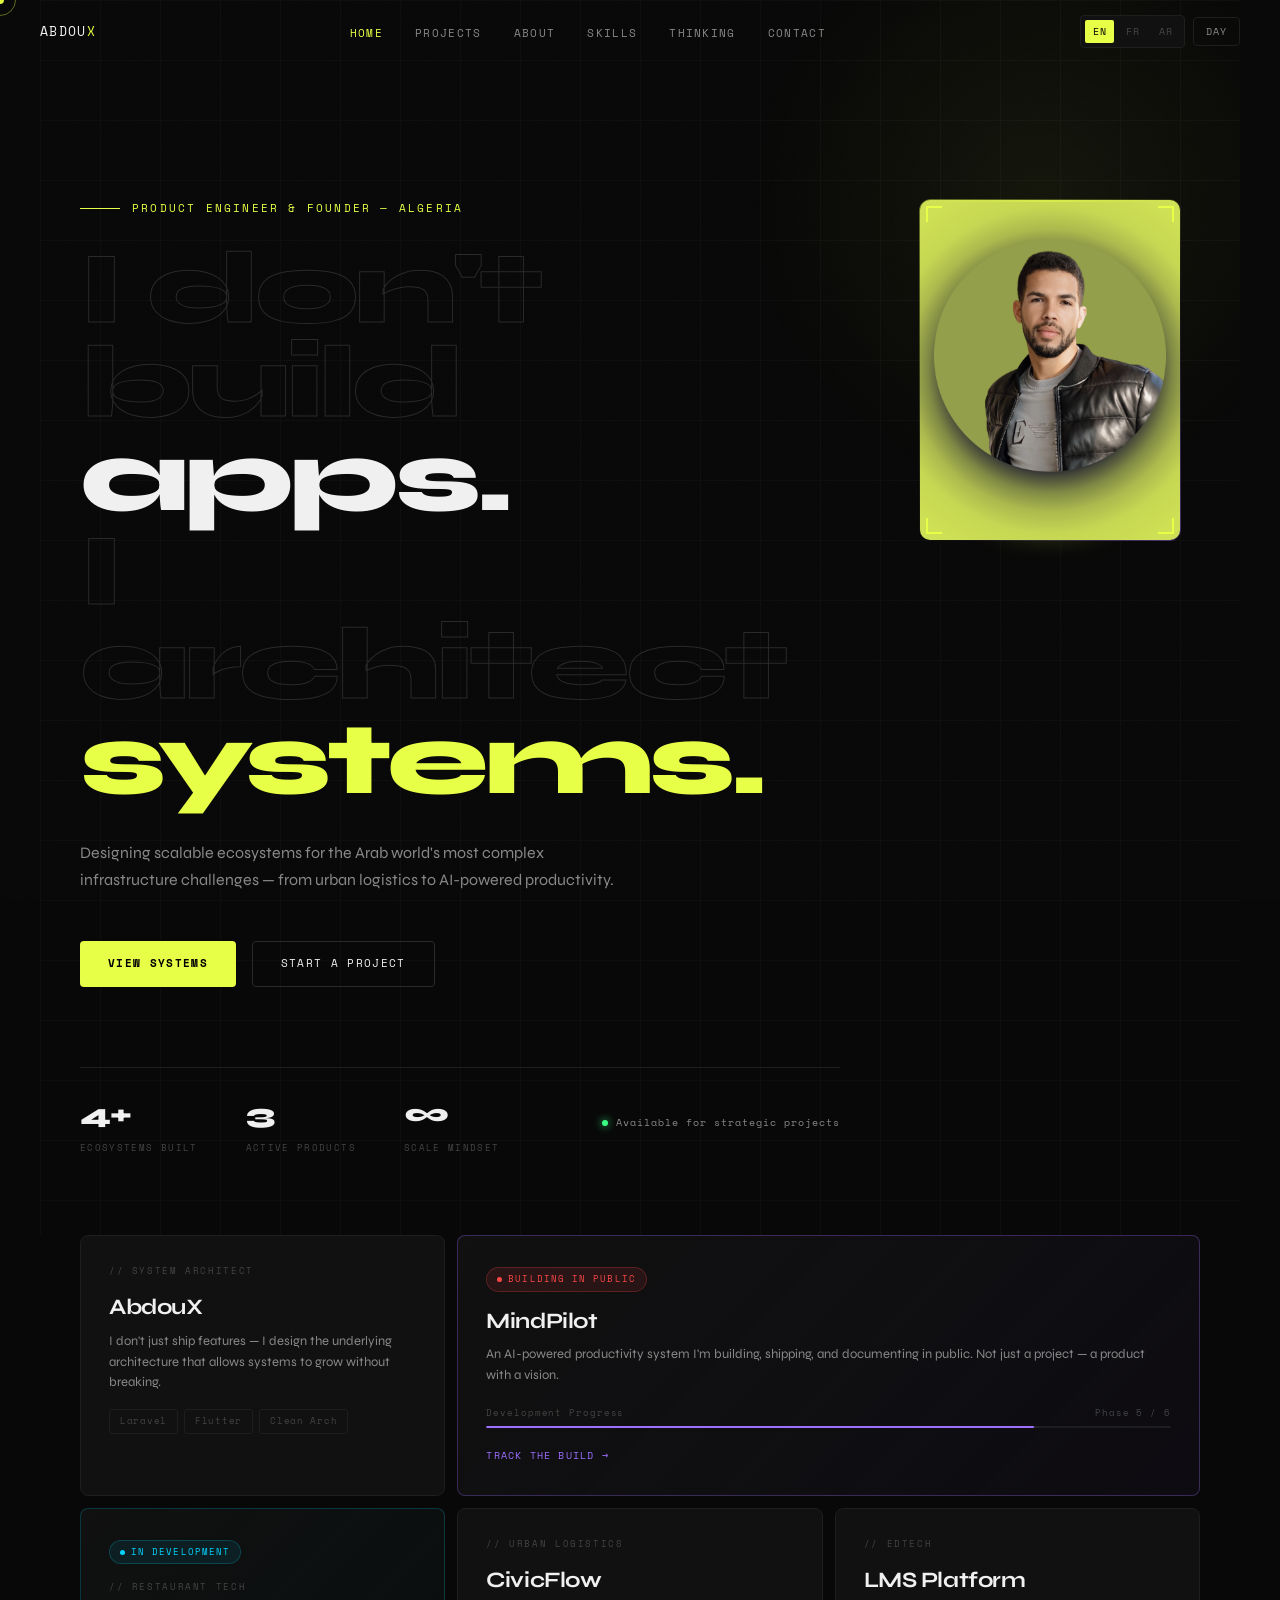
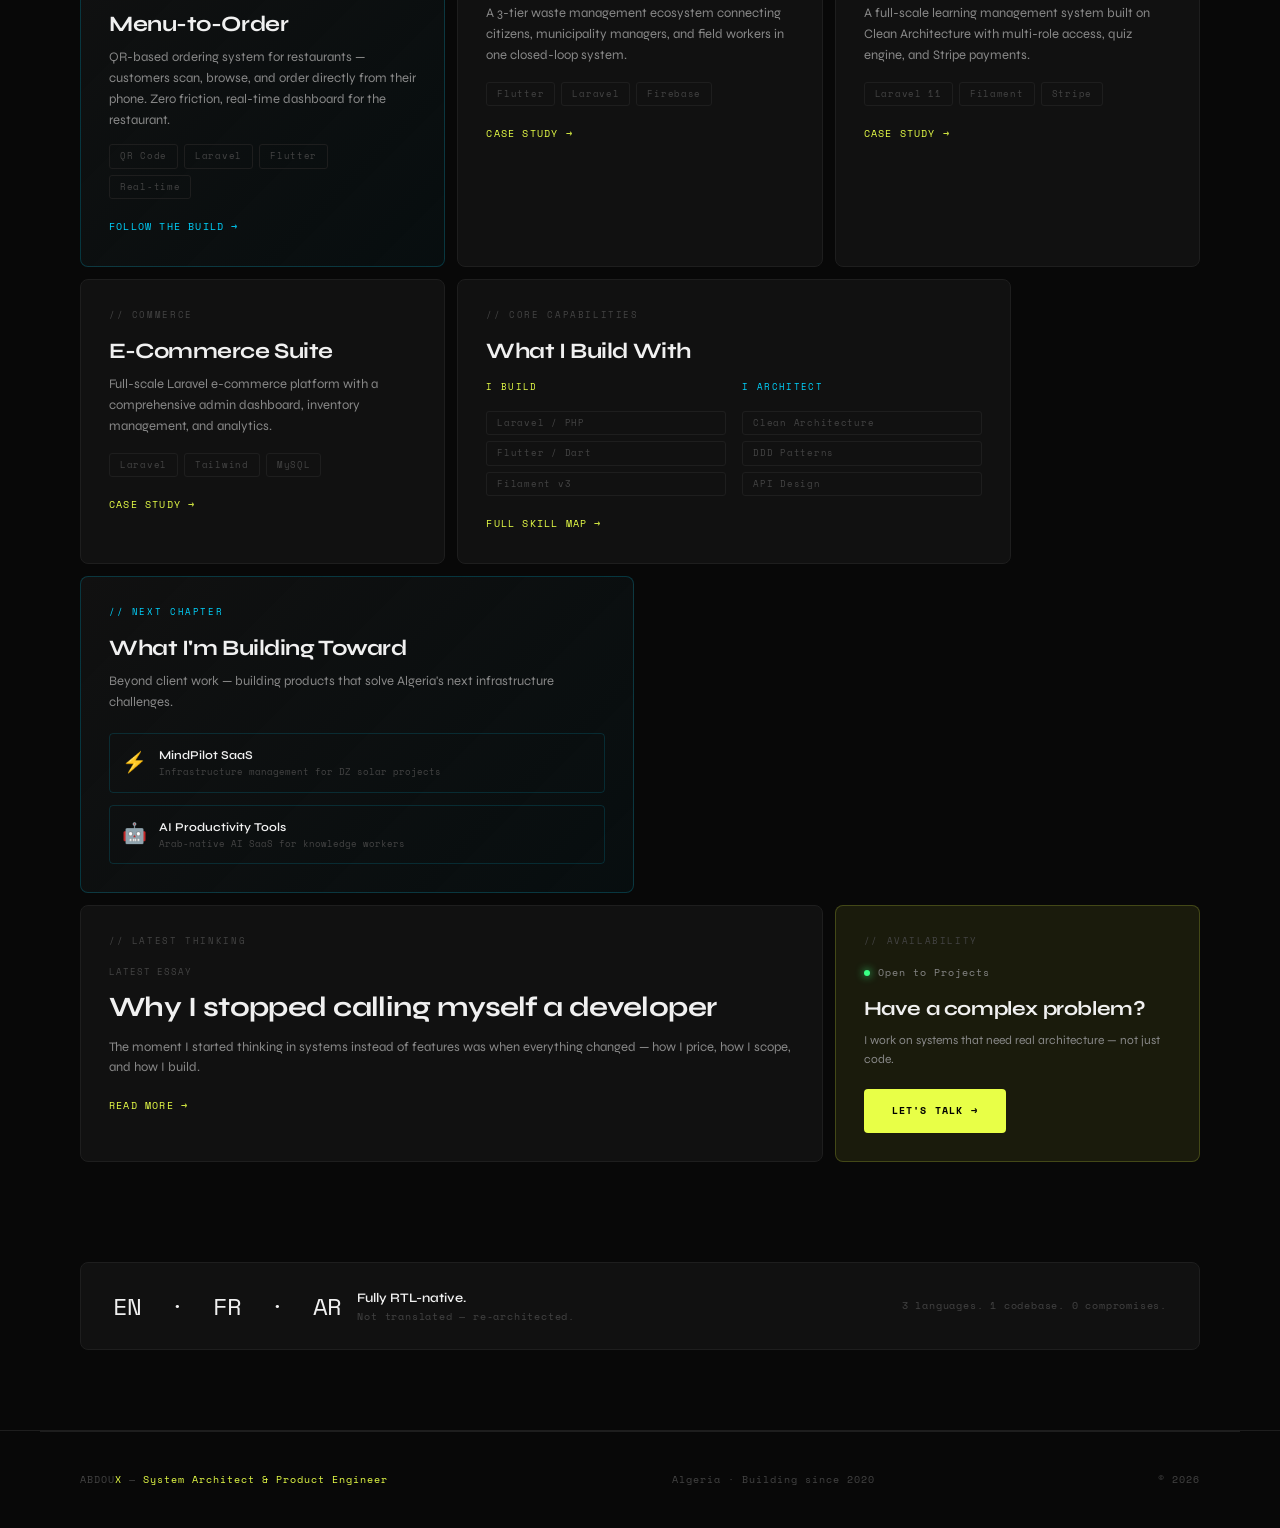
<file: index.html>
<!DOCTYPE html>
<html lang="en" dir="ltr" data-theme="dark">
<head>
  <link rel="preconnect" href="https://fonts.googleapis.com">
  <link rel="preconnect" href="https://fonts.gstatic.com" crossorigin>
  <link href="https://fonts.googleapis.com/css2?family=Space+Mono:ital,wght@0,400;0,700;1,400&family=Syne:wght@400;600;700;800&family=IBM+Plex+Sans+Arabic:wght@300;400;500;600;700&display=swap" rel="stylesheet">
  <style>
:root {
  --bg-primary: #080808;
  --bg-secondary: #0f0f0f;
  --bg-card: #111111;
  --bg-card-hover: #161616;
  --border: #1e1e1e;
  --border-bright: #2a2a2a;
  --text-primary: #f0f0f0;
  --text-secondary: #888;
  --text-muted: #444;
  --accent: #e8ff47;
  --accent-dim: rgba(232,255,71,0.08);
  --accent-glow: rgba(232,255,71,0.15);
  --violet: #9d6fff;
  --violet-dim: rgba(157,111,255,0.1);
  --cyan: #00d4ff;
  --cyan-dim: rgba(0,212,255,0.08);
  --red: #ff4747;
  --green: #39ff84;
  --font-display: 'Syne', sans-serif;
  --font-mono: 'Space Mono', monospace;
  --font-arabic: 'IBM Plex Sans Arabic', sans-serif;
  --radius: 4px;
  --radius-lg: 8px;
  --transition: 0.25s cubic-bezier(0.4,0,0.2,1);
}
[data-theme="light"] {
  --bg-primary: #f5f5f0; --bg-secondary: #ebebeb; --bg-card: #ffffff;
  --bg-card-hover: #f9f9f9; --border: #e0e0e0; --border-bright: #cccccc;
  --text-primary: #0a0a0a; --text-secondary: #555; --text-muted: #aaa;
  --accent: #1a1a00; --accent-dim: rgba(26,26,0,0.06); --accent-glow: rgba(26,26,0,0.1);
}
* { margin: 0; padding: 0; box-sizing: border-box; }
html { scroll-behavior: smooth; cursor: none; }
body {
  background: var(--bg-primary); color: var(--text-primary);
  font-family: var(--font-display); line-height: 1.6;
  overflow-x: hidden; transition: background var(--transition), color var(--transition);
}
body[dir="rtl"] { font-family: var(--font-arabic); }
.cursor {
  width: 8px; height: 8px; background: var(--accent); border-radius: 50%;
  position: fixed; top: 0; left: 0; pointer-events: none; z-index: 9999;
  transform: translate(-50%, -50%); transition: width 0.2s, height 0.2s, background 0.2s;
  mix-blend-mode: difference;
}
.cursor-ring {
  width: 32px; height: 32px; border: 1px solid rgba(232,255,71,0.4);
  border-radius: 50%; position: fixed; top: 0; left: 0; pointer-events: none;
  z-index: 9998; transform: translate(-50%, -50%); transition: all 0.12s ease;
}
::-webkit-scrollbar { width: 3px; }
::-webkit-scrollbar-track { background: var(--bg-primary); }
::-webkit-scrollbar-thumb { background: var(--border-bright); }
body::before {
  content: ''; position: fixed; inset: 0;
  background-image: url("data:image/svg+xml,%3Csvg viewBox='0 0 512 512' xmlns='http://www.w3.org/2000/svg'%3E%3Cfilter id='noise'%3E%3CfeTurbulence type='fractalNoise' baseFrequency='0.9' numOctaves='4' stitchTiles='stitch'/%3E%3C/filter%3E%3Crect width='100%25' height='100%25' filter='url(%23noise)' opacity='0.04'/%3E%3C/svg%3E");
  pointer-events: none; z-index: 0; opacity: 0.4;
}
.navbar {
  position: fixed; top: 0; left: 0; right: 0; z-index: 1000;
  padding: 0 40px; height: 64px; display: flex; align-items: center;
  justify-content: space-between; border-bottom: 1px solid transparent;
  transition: all var(--transition); backdrop-filter: blur(0px);
}
.navbar.scrolled { background: rgba(8,8,8,0.92); border-bottom-color: var(--border); backdrop-filter: blur(20px); }
[data-theme="light"] .navbar.scrolled { background: rgba(245,245,240,0.92); }
.nav-logo { font-family: var(--font-mono); font-size: 13px; color: var(--text-primary); text-decoration: none; letter-spacing: 0.1em; }
.nav-logo span { color: var(--accent); }
.nav-links { display: flex; align-items: center; gap: 32px; list-style: none; }
.nav-links a { font-family: var(--font-mono); font-size: 11px; color: var(--text-secondary); text-decoration: none; letter-spacing: 0.12em; text-transform: uppercase; transition: color var(--transition); }
.nav-links a:hover { color: var(--text-primary); }
.nav-links a.active { color: var(--accent); }
.nav-controls { display: flex; align-items: center; gap: 8px; }
.btn-control { background: transparent; border: 1px solid var(--border); color: var(--text-secondary); font-family: var(--font-mono); font-size: 10px; padding: 6px 12px; border-radius: var(--radius); cursor: none; letter-spacing: 0.1em; transition: all var(--transition); }
.btn-control:hover { border-color: var(--accent); color: var(--accent); }
.lang-switcher { display: flex; align-items: center; gap: 4px; background: var(--bg-card); border: 1px solid var(--border); border-radius: var(--radius); padding: 4px; }
.lang-btn { background: transparent; border: none; color: var(--text-muted); font-family: var(--font-mono); font-size: 10px; padding: 4px 8px; border-radius: 2px; cursor: none; transition: all var(--transition); letter-spacing: 0.05em; }
.lang-btn.active { background: var(--accent); color: #000; }
.lang-btn:hover:not(.active) { color: var(--text-primary); }
.nav-hamburger { display: none; flex-direction: column; gap: 5px; cursor: none; padding: 8px; background: transparent; border: none; }
.nav-hamburger span { display: block; width: 20px; height: 1px; background: var(--text-primary); transition: all var(--transition); }
.nav-mobile { display: none; position: fixed; inset: 64px 0 0 0; background: var(--bg-primary); z-index: 999; padding: 40px; flex-direction: column; gap: 24px; border-top: 1px solid var(--border); }
.nav-mobile.open { display: flex; }
.nav-mobile a { font-family: var(--font-mono); font-size: 14px; color: var(--text-secondary); text-decoration: none; letter-spacing: 0.1em; text-transform: uppercase; padding: 12px 0; border-bottom: 1px solid var(--border); transition: color var(--transition); }
.nav-mobile a:hover { color: var(--accent); }
main { position: relative; z-index: 1; }
section { padding: 100px 40px; max-width: 1200px; margin: 0 auto; }
.section-label { font-family: var(--font-mono); font-size: 10px; color: var(--accent); letter-spacing: 0.2em; text-transform: uppercase; margin-bottom: 16px; display: flex; align-items: center; gap: 12px; }
.section-label::before { content: ''; display: inline-block; width: 24px; height: 1px; background: var(--accent); }
[dir="rtl"] .section-label::before { order: 1; }
.section-title { font-size: clamp(36px, 6vw, 72px); font-weight: 800; line-height: 0.95; letter-spacing: -0.03em; }
.hero { min-height: 100vh; display: flex; flex-direction: column; justify-content: flex-end; padding: 200px 40px 80px; position: relative; overflow: hidden; }
.hero-grid-overlay { position: absolute; inset: 0; background-image: linear-gradient(var(--border) 1px, transparent 1px), linear-gradient(90deg, var(--border) 1px, transparent 1px); background-size: 60px 60px; opacity: 0.3; pointer-events: none; }
.hero-glow { position: absolute; width: 600px; height: 600px; background: radial-gradient(circle, rgba(232,255,71,0.06) 0%, transparent 70%); top: -100px; right: -100px; pointer-events: none; animation: pulse-glow 6s ease-in-out infinite; }
@keyframes pulse-glow { 0%, 100% { opacity: 0.6; transform: scale(1); } 50% { opacity: 1; transform: scale(1.1); } }
.hero-content { position: relative; z-index: 1; max-width: 1200px; margin: 0 auto; width: 100%; }
.hero-layout {
  display: flex;
  align-items: flex-end;
  gap: 60px;
  width: 100%;
}
.hero-text-col { flex: 1; min-width: 0; }
.hero-eyebrow { font-family: var(--font-mono); font-size: 11px; color: var(--accent); letter-spacing: 0.2em; text-transform: uppercase; margin-bottom: 24px; display: flex; align-items: center; gap: 12px; }
.hero-eyebrow::before { content: ''; width: 40px; height: 1px; background: var(--accent); }
[dir="rtl"] .hero-eyebrow { flex-direction: row-reverse; }
.hero-headline { font-size: clamp(48px, 8vw, 110px); font-weight: 800; line-height: 0.92; letter-spacing: -0.04em; margin-bottom: 32px; }
.hero-headline .line-accent { color: var(--accent); }
.hero-headline .line-outline { -webkit-text-stroke: 1px var(--border-bright); color: transparent; }
.hero-sub { font-size: 16px; color: var(--text-secondary); max-width: 560px; line-height: 1.7; margin-bottom: 48px; }
.hero-actions { display: flex; align-items: center; gap: 16px; flex-wrap: wrap; }
.btn-primary { background: var(--accent); color: #000; font-family: var(--font-mono); font-size: 11px; letter-spacing: 0.12em; text-transform: uppercase; padding: 14px 28px; border: none; border-radius: var(--radius); cursor: none; text-decoration: none; display: inline-flex; align-items: center; gap: 8px; font-weight: 700; transition: all var(--transition); }
.btn-primary:hover { transform: translateY(-2px); box-shadow: 0 8px 32px var(--accent-glow); }
.btn-secondary { background: transparent; color: var(--text-primary); font-family: var(--font-mono); font-size: 11px; letter-spacing: 0.12em; text-transform: uppercase; padding: 13px 28px; border: 1px solid var(--border-bright); border-radius: var(--radius); cursor: none; text-decoration: none; display: inline-flex; align-items: center; gap: 8px; transition: all var(--transition); }
.btn-secondary:hover { border-color: var(--text-primary); transform: translateY(-2px); }
.hero-bottom { margin-top: 80px; display: flex; align-items: center; justify-content: space-between; border-top: 1px solid var(--border); padding-top: 24px; }
.hero-stats { display: flex; gap: 48px; }
.hero-stat-num { font-size: 28px; font-weight: 800; letter-spacing: -0.03em; color: var(--text-primary); }
.hero-stat-label { font-family: var(--font-mono); font-size: 9px; color: var(--text-muted); letter-spacing: 0.15em; text-transform: uppercase; margin-top: 4px; }
.status-badge { display: flex; align-items: center; gap: 8px; font-family: var(--font-mono); font-size: 10px; color: var(--text-secondary); letter-spacing: 0.1em; }
.status-dot { width: 6px; height: 6px; border-radius: 50%; background: var(--green); box-shadow: 0 0 8px var(--green); animation: status-pulse 2s ease-in-out infinite; }
@keyframes status-pulse { 0%, 100% { box-shadow: 0 0 4px var(--green); } 50% { box-shadow: 0 0 12px var(--green); } }
.bento-grid { display: grid; grid-template-columns: repeat(12, 1fr); gap: 12px; max-width: 1200px; margin: 0 auto; padding: 0 40px 100px; }
.bento-card { background: var(--bg-card); border: 1px solid var(--border); border-radius: var(--radius-lg); padding: 28px; position: relative; overflow: hidden; transition: all var(--transition); cursor: none; }
.bento-card:hover { background: var(--bg-card-hover); border-color: var(--border-bright); transform: translateY(-2px); }
.bento-card::before { content: ''; position: absolute; inset: 0; opacity: 0; transition: opacity var(--transition); background: linear-gradient(135deg, var(--accent-dim), transparent); pointer-events: none; }
.bento-card:hover::before { opacity: 1; }
.span-4 { grid-column: span 4; } .span-6 { grid-column: span 6; } .span-8 { grid-column: span 8; } .span-12 { grid-column: span 12; } .span-3 { grid-column: span 3; }
.card-tag { font-family: var(--font-mono); font-size: 9px; color: var(--text-muted); letter-spacing: 0.18em; text-transform: uppercase; margin-bottom: 16px; }
.card-title { font-size: 22px; font-weight: 700; letter-spacing: -0.02em; margin-bottom: 10px; line-height: 1.2; }
.card-desc { font-size: 13px; color: var(--text-secondary); line-height: 1.6; }
.card-link { display: inline-flex; align-items: center; gap: 6px; font-family: var(--font-mono); font-size: 10px; color: var(--accent); letter-spacing: 0.12em; text-decoration: none; text-transform: uppercase; margin-top: 20px; transition: gap var(--transition); }
.card-link:hover { gap: 10px; }
.card-mindpilot { border-color: rgba(157,111,255,0.3); background: linear-gradient(135deg, var(--bg-card), rgba(157,111,255,0.04)); }
.card-mindpilot:hover { border-color: rgba(157,111,255,0.5); }
.card-mindpilot::before { background: linear-gradient(135deg, var(--violet-dim), transparent); }
.live-badge { display: inline-flex; align-items: center; gap: 6px; background: rgba(255,71,71,0.1); border: 1px solid rgba(255,71,71,0.25); color: var(--red); font-family: var(--font-mono); font-size: 9px; padding: 4px 10px; border-radius: 20px; letter-spacing: 0.12em; text-transform: uppercase; margin-bottom: 16px; }
.live-dot { width: 5px; height: 5px; border-radius: 50%; background: var(--red); animation: status-pulse 1.5s ease-in-out infinite; }
.progress-bar-wrap { margin-top: 20px; }
.progress-label { display: flex; justify-content: space-between; font-family: var(--font-mono); font-size: 9px; color: var(--text-muted); letter-spacing: 0.1em; margin-bottom: 6px; }
.progress-bar { height: 2px; background: var(--border); border-radius: 2px; overflow: hidden; }
.progress-fill { height: 100%; background: var(--violet); border-radius: 2px; box-shadow: 0 0 8px var(--violet); transition: width 1s ease; }
.card-future { border-color: rgba(0,212,255,0.2); background: linear-gradient(135deg, var(--bg-card), rgba(0,212,255,0.03)); }
.card-future:hover { border-color: rgba(0,212,255,0.4); }
.future-tag { font-family: var(--font-mono); font-size: 9px; color: var(--cyan); letter-spacing: 0.18em; text-transform: uppercase; margin-bottom: 16px; }
.tech-tags { display: flex; flex-wrap: wrap; gap: 6px; margin-top: 16px; }
.tech-tag { font-family: var(--font-mono); font-size: 9px; padding: 4px 10px; border: 1px solid var(--border); border-radius: 3px; color: var(--text-muted); letter-spacing: 0.08em; }
footer { border-top: 1px solid var(--border); padding: 40px; max-width: 1200px; margin: 0 auto; display: flex; align-items: center; justify-content: space-between; flex-wrap: wrap; gap: 16px; }
.footer-mono { font-family: var(--font-mono); font-size: 10px; color: var(--text-muted); letter-spacing: 0.1em; }
.footer-mono span { color: var(--accent); }
.fade-up { opacity: 0; transform: translateY(24px); transition: opacity 0.6s ease, transform 0.6s ease; }
.fade-up.visible { opacity: 1; transform: translateY(0); }
@media (max-width: 1024px) {
  .span-4 { grid-column: span 6; } .span-8 { grid-column: span 12; } .span-3 { grid-column: span 6; }
}
@media (max-width: 768px) {
  .navbar { padding: 0 20px; } .nav-links { display: none; } .nav-hamburger { display: flex; }
  section { padding: 60px 20px; } .hero { padding: 100px 20px 60px; }
  .bento-grid { padding: 0 20px 60px; gap: 8px; }
  .span-4, .span-6, .span-8, .span-12, .span-3 { grid-column: span 12; }
  .hero-stats { gap: 24px; }
  footer { padding: 24px 20px; flex-direction: column; align-items: flex-start; }
}
[dir="rtl"] .hero-eyebrow { flex-direction: row-reverse; }
[dir="rtl"] .section-label::before { order: 1; }
[dir="rtl"] .card-link { flex-direction: row-reverse; }
[dir="rtl"] .status-badge { flex-direction: row-reverse; }
[dir="rtl"] .hero-bottom { flex-direction: row-reverse; }
[dir="rtl"] .hero-stats { flex-direction: row-reverse; }

/* HERO PHOTO */
.hero-layout {
  display: flex;
  align-items: flex-start;
  gap: 60px;
  width: 100%;
}
.hero-text-col { flex: 1; min-width: 0; }
.hero-photo-col {
  flex-shrink: 0;
  width: 300px;
  display: flex;
  align-items: flex-end;
  justify-content: center;
  padding-bottom: 8px;
  opacity: 0;
  transform: translateY(40px) scale(0.96);
  transition: opacity 0.9s ease 0.3s, transform 0.9s cubic-bezier(0.34,1.56,0.64,1) 0.3s;
}
.hero-photo-col.visible {
  opacity: 1;
  transform: translateY(0) scale(1);
}
/* RTL: photo appears on left naturally via row-reverse */
[dir="rtl"] .hero-layout { flex-direction: row-reverse; }

.hero-photo-frame {
  position: relative;
  width: 260px;
  height: 340px;
}
.hero-photo-frame::before {
  content: '';
  position: absolute;
  inset: -1px;
  border-radius: 12px;
  background: linear-gradient(135deg, var(--accent), transparent 60%, var(--violet));
  opacity: 0.4;
  z-index: 0;
  animation: frame-glow 4s ease-in-out infinite;
}
@keyframes frame-glow {
  0%, 100% { opacity: 0.3; }
  50% { opacity: 0.7; }
}
.hero-photo-frame::after {
  content: '';
  position: absolute;
  bottom: -12px;
  left: 50%;
  transform: translateX(-50%);
  width: 60%;
  height: 40px;
  background: radial-gradient(ellipse, rgba(232,255,71,0.15) 0%, transparent 70%);
  filter: blur(8px);
  z-index: 0;
}
.hero-photo-img {
  width: 100%;
  height: 100%;
  object-fit: cover;
  object-position: top center;
  border-radius: 10px;
  position: relative;
  z-index: 1;
  display: block;
  filter: grayscale(15%);
  transition: filter 0.4s ease;
}
.hero-photo-frame:hover .hero-photo-img {
  filter: grayscale(0%);
}
/* Scan line animation */
.hero-photo-frame .scan-line {
  position: absolute;
  left: 0; right: 0;
  height: 2px;
  background: linear-gradient(90deg, transparent, var(--accent), transparent);
  opacity: 0.5;
  z-index: 2;
  animation: scan 3s ease-in-out infinite;
  pointer-events: none;
}
@keyframes scan {
  0%   { top: 0%;   opacity: 0; }
  10%  { opacity: 0.5; }
  90%  { opacity: 0.5; }
  100% { top: 100%; opacity: 0; }
}
/* Corner accents */
.hero-photo-frame .corner {
  position: absolute;
  width: 16px; height: 16px;
  z-index: 3;
  border-color: var(--accent);
  border-style: solid;
  border-width: 0;
}
.corner.tl { top: 6px; left: 6px; border-top-width: 2px; border-left-width: 2px; }
.corner.tr { top: 6px; right: 6px; border-top-width: 2px; border-right-width: 2px; }
.corner.bl { bottom: 6px; left: 6px; border-bottom-width: 2px; border-left-width: 2px; }
.corner.br { bottom: 6px; right: 6px; border-bottom-width: 2px; border-right-width: 2px; }

/* Photo placeholder (when no image) */
.hero-photo-placeholder {
  width: 100%; height: 100%;
  border-radius: 10px;
  background: var(--bg-card);
  border: 1px solid var(--border);
  display: flex;
  flex-direction: column;
  align-items: center;
  justify-content: center;
  gap: 12px;
  position: relative;
  z-index: 1;
}
.hero-photo-placeholder span {
  font-size: 48px;
  opacity: 0.3;
}
.hero-photo-placeholder p {
  font-family: var(--font-mono);
  font-size: 9px;
  color: var(--text-muted);
  letter-spacing: 0.12em;
  text-align: center;
  padding: 0 16px;
}

@media (max-width: 900px) {
  .hero-layout { flex-direction: column-reverse !important; gap: 24px; }
  .hero-photo-col { width: 100%; justify-content: flex-start; padding-bottom: 0; }
  .hero-photo-frame { width: 120px; height: 160px; }
}
@media (max-width: 768px) {
  .hero-photo-col { display: flex; }
  .hero-photo-frame { width: 100px; height: 140px; }
}
  </style>
  <meta charset="UTF-8"/>
  <meta name="viewport" content="width=device-width, initial-scale=1.0"/>
  <title>AbdouX — System Architect & Product Engineer</title>
  <meta name="description" content="Product Engineer & Founder based in Algeria — designing ecosystems for the Arab world's complex infrastructure challenges."/>

<script>
(function(){
  var loc = window.location.href;
  var isPages = loc.indexOf('/pages/') > -1;
  var base = isPages ? '../' : '';
  var pages = {
    'home': base + 'index.html', 'projects': base + 'pages/projects.html',
    'about': base + 'pages/about.html', 'skills': base + 'pages/skills.html',
    'insights': base + 'pages/insights.html', 'contact': base + 'pages/contact.html',
  };
  window.goTo = function(page) { if(pages[page]) window.location.href = pages[page]; };
  document.addEventListener('DOMContentLoaded', function(){
    document.querySelectorAll('[data-page]').forEach(function(el){
      var p = el.getAttribute('data-page');
      if(pages[p]) el.href = pages[p];
    });
    var current = window.location.href.split('/').pop().replace('.html','') || 'index';
    document.querySelectorAll('[data-page]').forEach(function(el){
      var p = el.getAttribute('data-page');
      if(p === current || (current === 'index' && p === 'home')) el.classList.add('active');
    });
  });
})();
</script>
</head>
<body>

<nav class="navbar">
  <a href="#" data-page="home" class="nav-logo">ABDOU<span>X</span></a>
  <ul class="nav-links">
    <li><a href="#" data-page="home"     data-i18n="nav_home">Home</a></li>
    <li><a href="#" data-page="projects" data-i18n="nav_projects">Projects</a></li>
    <li><a href="#" data-page="about"    data-i18n="nav_about">About</a></li>
    <li><a href="#" data-page="skills"   data-i18n="nav_skills">Skills</a></li>
    <li><a href="#" data-page="insights" data-i18n="nav_insights">Thinking</a></li>
    <li><a href="#" data-page="contact"  data-i18n="nav_contact">Contact</a></li>
  </ul>
  <div class="nav-controls">
    <div class="lang-switcher">
      <button class="lang-btn active" data-lang="en" onclick="switchLang('en')">EN</button>
      <button class="lang-btn" data-lang="fr" onclick="switchLang('fr')">FR</button>
      <button class="lang-btn" data-lang="ar" onclick="switchLang('ar')">AR</button>
    </div>
    <button class="btn-control btn-theme" onclick="toggleTheme()">DAY</button>
  </div>
  <button class="nav-hamburger" aria-label="Menu">
    <span></span><span></span><span></span>
  </button>
</nav>

<div class="nav-mobile">
  <a href="#" data-page="home"     data-i18n="nav_home">Home</a>
  <a href="#" data-page="projects" data-i18n="nav_projects">Projects</a>
  <a href="#" data-page="about"    data-i18n="nav_about">About</a>
  <a href="#" data-page="skills"   data-i18n="nav_skills">Skills</a>
  <a href="#" data-page="insights" data-i18n="nav_insights">Thinking</a>
  <a href="#" data-page="contact"  data-i18n="nav_contact">Contact</a>
</div>

<main>
  <section class="hero">
    <div class="hero-grid-overlay"></div>
    <div class="hero-glow"></div>
    <div class="hero-content">
      <div class="hero-layout">
        <div class="hero-text-col">
          <div class="hero-eyebrow">
            <span data-i18n="hero_eyebrow">Product Engineer &amp; Founder — Algeria</span>
          </div>
          <h1 class="hero-headline">
            <span class="line-outline" data-i18n="hero_h1_1">I don't build</span><br>
            <span data-i18n="hero_h1_2">apps.</span><br>
            <span class="line-outline" data-i18n="hero_h1_3">I architect</span><br>
            <span class="line-accent" data-i18n="hero_h1_4">systems.</span>
          </h1>
          <p class="hero-sub" data-i18n="hero_sub">
            Designing scalable ecosystems for the Arab world's most complex infrastructure challenges — from urban logistics to AI-powered productivity.
          </p>
          <div class="hero-actions">
            <a href="#" data-page="projects" class="btn-primary"   data-i18n="hero_cta1">View Systems</a>
            <a href="#" data-page="contact"  class="btn-secondary" data-i18n="hero_cta2">Start a Project</a>
          </div>
          <div class="hero-bottom">
            <div class="hero-stats">
              <div>
                <div class="hero-stat-num"   data-i18n="hero_stat1_num">4+</div>
                <div class="hero-stat-label" data-i18n="hero_stat1_label">Ecosystems Built</div>
              </div>
              <div>
                <div class="hero-stat-num"   data-i18n="hero_stat2_num">3</div>
                <div class="hero-stat-label" data-i18n="hero_stat2_label">Active Products</div>
              </div>
              <div>
                <div class="hero-stat-num"   data-i18n="hero_stat3_num">∞</div>
                <div class="hero-stat-label" data-i18n="hero_stat3_label">Scale Mindset</div>
              </div>
            </div>
            <div class="status-badge">
              <span class="status-dot"></span>
              <span data-i18n="hero_status">Available for strategic projects</span>
            </div>
          </div>
        </div>
        <div class="hero-photo-col" id="heroPhotoCol">
          <div class="hero-photo-frame">
            <div class="scan-line"></div>
            <div class="corner tl"></div>
            <div class="corner tr"></div>
            <div class="corner bl"></div>
            <div class="corner br"></div>
            <img src="images/abdelkadermk.png" alt="AbdouX — Abdelkader" class="hero-photo-img"
              onerror="this.style.display='none';this.nextElementSibling.style.display='flex';" />
            <div class="hero-photo-placeholder" style="display:none;">
              <span>👤</span>
              <p>Place abdelkader.jpg<br>in /images/</p>
            </div>
          </div>
        </div>
      </div>
    </div>
  </section>

  <!-- BENTO GRID -->
  <div class="bento-grid">

    <!-- Identity Card -->
    <div class="bento-card span-4 fade-up">
      <div class="card-tag">// System Architect</div>
      <div class="card-title">AbdouX</div>
      <div class="card-desc" data-i18n="card_identity_desc">
        I don't just ship features — I design the underlying architecture that allows systems to grow without breaking.
      </div>
      <div class="tech-tags">
        <span class="tech-tag">Laravel</span>
        <span class="tech-tag">Flutter</span>
        <span class="tech-tag">Clean Arch</span>
      </div>
    </div>

    <!-- MindPilot -->
    <div class="bento-card card-mindpilot span-8 fade-up">
      <div class="live-badge">
        <span class="live-dot"></span>
        <span data-i18n="mindpilot_live">Building in Public</span>
      </div>
      <div class="card-title">MindPilot</div>
      <div class="card-desc" data-i18n="mindpilot_desc">
        An AI-powered productivity system I'm building, shipping, and documenting in public. Not just a project — a product with a vision.
      </div>
      <div class="progress-bar-wrap">
        <div class="progress-label">
          <span data-i18n="mindpilot_progress_label">Development Progress</span>
          <span data-i18n="mindpilot_progress_phase">Phase 5 / 6</span>
        </div>
        <div class="progress-bar">
          <div class="progress-fill" style="width: 80%"></div>
        </div>
      </div>
      <a href="#" data-page="projects" class="card-link" style="color: var(--violet);" data-i18n="mindpilot_link">Track the Build →</a>
    </div>

    <!-- menu-to-order -->
<div class="bento-card span-4 fade-up" style="border-color:rgba(0,212,255,0.2);background:linear-gradient(135deg,var(--bg-card),rgba(0,212,255,0.03));">
  <div style="display:inline-flex;align-items:center;gap:6px;background:rgba(0,212,255,0.08);border:1px solid rgba(0,212,255,0.2);color:var(--cyan);font-family:var(--font-mono);font-size:9px;padding:4px 10px;border-radius:20px;letter-spacing:0.12em;text-transform:uppercase;margin-bottom:16px;">
    <span style="width:5px;height:5px;border-radius:50%;background:var(--cyan);display:inline-block;animation:status-pulse 1.5s ease-in-out infinite;"></span>
    <span data-i18n="mto_badge">In Development</span>
  </div>
  <div class="card-tag" data-i18n="mto_tag">// Restaurant Tech</div>
  <div class="card-title">Menu-to-Order</div>
  <div class="card-desc" data-i18n="mto_desc">
    QR-based ordering system for restaurants — customers scan, browse, and order directly from their phone. Zero friction, real-time dashboard for the restaurant.
  </div>
  <div class="tech-tags" style="margin-top:14px;">
    <span class="tech-tag">QR Code</span>
    <span class="tech-tag">Laravel</span>
    <span class="tech-tag">Flutter</span>
    <span class="tech-tag">Real-time</span>
  </div>
  <a href="#" data-page="projects" class="card-link" style="color:var(--cyan);" data-i18n="mto_link">Follow the Build →</a>
</div>

    <!-- CivicFlow -->
    <div class="bento-card span-4 fade-up">
      <div class="card-tag" data-i18n="civicflow_tag">// Urban Logistics</div>
      <div class="card-title">CivicFlow</div>
      <div class="card-desc" data-i18n="civicflow_desc">
        A 3-tier waste management ecosystem connecting citizens, municipality managers, and field workers in one closed-loop system.
      </div>
      <div class="tech-tags">
        <span class="tech-tag">Flutter</span>
        <span class="tech-tag">Laravel</span>
        <span class="tech-tag">Firebase</span>
      </div>
      <a href="#" data-page="projects" class="card-link" data-i18n="case_study_link">Case Study →</a>
    </div>

    <!-- LMS -->
    <div class="bento-card span-4 fade-up">
      <div class="card-tag" data-i18n="lms_tag">// EdTech</div>
      <div class="card-title" data-i18n="lms_title">LMS Platform</div>
      <div class="card-desc" data-i18n="lms_desc">
        A full-scale learning management system built on Clean Architecture with multi-role access, quiz engine, and Stripe payments.
      </div>
      <div class="tech-tags">
        <span class="tech-tag">Laravel 11</span>
        <span class="tech-tag">Filament</span>
        <span class="tech-tag">Stripe</span>
      </div>
      <a href="#" data-page="projects" class="card-link" data-i18n="case_study_link">Case Study →</a>
    </div>

    <!-- E-Commerce -->
    <div class="bento-card span-4 fade-up">
      <div class="card-tag" data-i18n="ecom_tag">// Commerce</div>
      <div class="card-title" data-i18n="ecom_title">E-Commerce Suite</div>
      <div class="card-desc" data-i18n="ecom_desc">
        Full-scale Laravel e-commerce platform with a comprehensive admin dashboard, inventory management, and analytics.
      </div>
      <div class="tech-tags">
        <span class="tech-tag">Laravel</span>
        <span class="tech-tag">Tailwind</span>
        <span class="tech-tag">MySQL</span>
      </div>
      <a href="#" data-page="projects" class="card-link" data-i18n="case_study_link">Case Study →</a>
    </div>

    <!-- Skills -->
    <div class="bento-card span-6 fade-up">
      <div class="card-tag" data-i18n="skills_tag">// Core Capabilities</div>
      <div class="card-title" data-i18n="skills_title">What I Build With</div>
      <div style="display: grid; grid-template-columns: 1fr 1fr; gap: 16px; margin-top: 16px;">
        <div>
          <div style="font-family: var(--font-mono); font-size: 9px; color: var(--accent); letter-spacing: 0.15em; margin-bottom: 10px;" data-i18n="zone_build">I BUILD</div>
          <div class="tech-tags" style="flex-direction: column;">
            <span class="tech-tag">Laravel / PHP</span>
            <span class="tech-tag">Flutter / Dart</span>
            <span class="tech-tag">Filament v3</span>
          </div>
        </div>
        <div>
          <div style="font-family: var(--font-mono); font-size: 9px; color: var(--cyan); letter-spacing: 0.15em; margin-bottom: 10px;" data-i18n="zone_architect">I ARCHITECT</div>
          <div class="tech-tags" style="flex-direction: column;">
            <span class="tech-tag">Clean Architecture</span>
            <span class="tech-tag">DDD Patterns</span>
            <span class="tech-tag">API Design</span>
          </div>
        </div>
      </div>
      <a href="#" data-page="skills" class="card-link" data-i18n="skills_link">Full Skill Map →</a>
    </div>

    <!-- Future -->
    <div class="bento-card card-future span-6 fade-up">
      <div class="future-tag" data-i18n="future_tag">// Next Chapter</div>
      <div class="card-title" data-i18n="future_title">What I'm Building Toward</div>
      <div class="card-desc" data-i18n="future_desc">
        Beyond client work — building products that solve Algeria's next infrastructure challenges.
      </div>
      <div style="display: flex; flex-direction: column; gap: 12px; margin-top: 20px;">
        <div style="display: flex; align-items: center; gap: 12px; padding: 12px; border: 1px solid rgba(0,212,255,0.15); border-radius: 4px;">
          <span style="font-size: 20px;">⚡</span>
          <div>
            <div style="font-size: 12px; font-weight: 600;" data-i18n="solar_title">SaaS MindPilot</div>
            <div style="font-family: var(--font-mono); font-size: 9px; color: var(--text-muted);" data-i18n="solar_desc">Time management and automatic task scheduling</div>
          </div>
        </div>
        <div style="display: flex; align-items: center; gap: 12px; padding: 12px; border: 1px solid rgba(0,212,255,0.15); border-radius: 4px;">
          <span style="font-size: 20px;">🤖</span>
          <div>
            <div style="font-size: 12px; font-weight: 600;" data-i18n="ai_title">AI Productivity Tools</div>
            <div style="font-family: var(--font-mono); font-size: 9px; color: var(--text-muted);" data-i18n="ai_desc">Arab-native AI SaaS for knowledge workers</div>
          </div>
        </div>
      </div>
    </div>

    <!-- Insight teaser -->
    <div class="bento-card span-8 fade-up">
      <div class="card-tag" data-i18n="insight_tag">// Latest Thinking</div>
      <div style="font-family: var(--font-mono); font-size: 9px; color: var(--text-muted); margin-bottom: 12px; letter-spacing: 0.1em;" data-i18n="insight_label">LATEST ESSAY</div>
      <div class="card-title" style="font-size: 28px;" data-i18n="insight_title">Why I stopped calling myself a developer</div>
      <div class="card-desc" style="margin-top: 12px;" data-i18n="insight_excerpt">
        The moment I started thinking in systems instead of features was when everything changed — how I price, how I scope, and how I build.
      </div>
      <a href="#" data-page="insights" class="card-link" data-i18n="insight_link">Read More →</a>
    </div>

    <!-- Contact CTA -->
    <div class="bento-card span-4 fade-up" style="border-color: rgba(232,255,71,0.2); background: var(--accent-dim);">
      <div class="card-tag" data-i18n="cta_tag">// Availability</div>
      <div class="status-badge" style="margin-bottom: 16px;">
        <span class="status-dot"></span>
        <span style="font-size: 10px;" data-i18n="cta_open">Open to Projects</span>
      </div>
      <div class="card-title" style="font-size: 20px;" data-i18n="cta_title">Have a complex problem?</div>
      <div class="card-desc" style="margin-top: 8px; font-size: 12px;" data-i18n="cta_desc">
        I work on systems that need real architecture — not just code.
      </div>
      <a href="#" data-page="contact" class="btn-primary" style="margin-top: 20px; font-size: 10px;" data-i18n="cta_btn">
        Let's Talk →
      </a>
    </div>

  </div>

  <!-- MULTILINGUAL NOTE -->
  <div style="max-width: 1200px; margin: 0 auto; padding: 0 40px 80px;">
    <div style="border: 1px solid var(--border); border-radius: var(--radius-lg); padding: 24px 32px; display: flex; align-items: center; justify-content: space-between; flex-wrap: wrap; gap: 16px; background: var(--bg-card);">
      <div style="display: flex; align-items: center; gap: 16px;">
        <div style="font-family: var(--font-mono); font-size: 24px; letter-spacing: -0.03em; color: var(--text-primary);">
          EN &nbsp;·&nbsp; FR &nbsp;·&nbsp; AR
        </div>
        <div>
          <div style="font-size: 13px; font-weight: 600; color: var(--text-primary);" data-i18n="multilang_title">Fully RTL-native.</div>
          <div style="font-family: var(--font-mono); font-size: 10px; color: var(--text-muted); letter-spacing: 0.08em;" data-i18n="multilang_sub">Not translated — re-architected.</div>
        </div>
      </div>
      <div style="font-family: var(--font-mono); font-size: 10px; color: var(--text-muted); letter-spacing: 0.08em;" data-i18n="multilang_note">
        3 languages. 1 codebase. 0 compromises.
      </div>
    </div>
  </div>
</main>

<div style="border-top: 1px solid var(--border);">
  <footer>
    <div class="footer-mono">ABDOU<span>X</span> — <span data-i18n="footer_role">System Architect &amp; Product Engineer</span></div>
    <div class="footer-mono" data-i18n="footer_location">Algeria · Building since 2020</div>
    <div class="footer-mono" id="footer-year">© 2025</div>
  </footer>
</div>

<script>document.getElementById('footer-year').textContent = '© ' + new Date().getFullYear();</script>

<script>
const Portfolio = {
  state: { theme: 'dark', lang: 'en', menuOpen: false },

  i18n: {
    en: {
      // NAV
      nav_home: 'Home', nav_projects: 'Projects', nav_about: 'About',
      nav_skills: 'Skills', nav_insights: 'Thinking', nav_contact: 'Contact',
      // HERO
      hero_eyebrow: 'Product Engineer & Founder — Algeria',
      hero_h1_1: "I don't build", hero_h1_2: 'apps.',
      hero_h1_3: 'I architect',   hero_h1_4: 'systems.',
      hero_sub: "Designing scalable ecosystems for the Arab world's most complex infrastructure challenges — from urban logistics to AI-powered productivity.",
      hero_cta1: 'View Systems', hero_cta2: 'Start a Project',
      hero_stat1_num: '4+', hero_stat1_label: 'Ecosystems Built',
      hero_stat2_num: '3',  hero_stat2_label: 'Active Products',
      hero_stat3_num: '∞',  hero_stat3_label: 'Scale Mindset',
      hero_status: 'Available for strategic projects',
      theme_day: 'DAY', theme_night: 'NIGHT',
      // BENTO
      card_identity_desc: "I don't just ship features — I design the underlying architecture that allows systems to grow without breaking.",
      mindpilot_live: 'Building in Public',
      mindpilot_desc: "An AI-powered productivity system I'm building, shipping, and documenting in public. Not just a project — a product with a vision.",
      mindpilot_progress_label: 'Development Progress', mindpilot_progress_phase: 'Phase 5 / 6',
      mindpilot_link: 'Track the Build →',
      civicflow_tag: '// Urban Logistics',
      civicflow_desc: 'A 3-tier waste management ecosystem connecting citizens, municipality managers, and field workers in one closed-loop system.',
      lms_tag: '// EdTech', lms_title: 'LMS Platform',
      lms_desc: 'A full-scale learning management system built on Clean Architecture with multi-role access, quiz engine, and Stripe payments.',
      ecom_tag: '// Commerce', ecom_title: 'E-Commerce Suite',
      ecom_desc: 'Full-scale Laravel e-commerce platform with a comprehensive admin dashboard, inventory management, and analytics.',
      case_study_link: 'Case Study →',
      skills_tag: '// Core Capabilities', skills_title: 'What I Build With',
      zone_build: 'I BUILD', zone_architect: 'I ARCHITECT',
      skills_link: 'Full Skill Map →',
      future_tag: '// Next Chapter', future_title: "What I'm Building Toward",
      future_desc: "Beyond client work — building products that solve Algeria's next infrastructure challenges.",
      solar_title: 'MindPilot SaaS', solar_desc: 'Infrastructure management for DZ solar projects',
      ai_title: 'AI Productivity Tools', ai_desc: 'Arab-native AI SaaS for knowledge workers',
      insight_tag: '// Latest Thinking', insight_label: 'LATEST ESSAY',
      insight_title: 'Why I stopped calling myself a developer',
      insight_excerpt: 'The moment I started thinking in systems instead of features was when everything changed — how I price, how I scope, and how I build.',
      insight_link: 'Read More →',
      cta_tag: '// Availability', cta_open: 'Open to Projects',
      cta_title: 'Have a complex problem?',
      cta_desc: 'I work on systems that need real architecture — not just code.',
      cta_btn: "Let's Talk →",
      multilang_title: 'Fully RTL-native.',
      multilang_sub: 'Not translated — re-architected.',
      multilang_note: '3 languages. 1 codebase. 0 compromises.',
      footer_role: 'System Architect & Product Engineer',
      footer_location: 'Algeria · Building since 2020',
    },

    fr: {
      // NAV
      nav_home: 'Accueil', nav_projects: 'Projets', nav_about: 'À propos',
      nav_skills: 'Compétences', nav_insights: 'Réflexions', nav_contact: 'Contact',
      // HERO
      hero_eyebrow: 'Ingénieur Produit & Fondateur — Algérie',
      hero_h1_1: 'Je ne code pas', hero_h1_2: 'des apps.',
      hero_h1_3: 'Je conçois des', hero_h1_4: 'systèmes.',
      hero_sub: "Concevoir des solutions scalables pour les défis infrastructurels complexes du monde arabe — de la logistique urbaine à la productivité IA.",
      hero_cta1: 'Voir les systèmes', hero_cta2: 'Démarrer un projet',
      hero_stat1_num: '4+', hero_stat1_label: 'Écosystèmes construits',
      hero_stat2_num: '3',  hero_stat2_label: 'Produits actifs',
      hero_stat3_num: '∞',  hero_stat3_label: 'Vision scalable',
      hero_status: 'Disponible pour projets stratégiques',
      theme_day: 'JOUR', theme_night: 'NUIT',
      // BENTO
      card_identity_desc: "Je ne livre pas juste des features — je conçois l'architecture sous-jacente qui permet aux systèmes de grandir sans se briser.",
      mindpilot_live: 'Construction en public',
      mindpilot_desc: "Un système de productivité IA que je construis, livre et documente en public. Pas juste un projet — un produit avec une vision.",
      mindpilot_progress_label: 'Progression', mindpilot_progress_phase: 'Phase 5 / 6',
      mindpilot_link: 'Suivre la construction →',
      civicflow_tag: '// Logistique Urbaine',
      civicflow_desc: "Un écosystème de gestion des déchets à 3 niveaux reliant citoyens, gestionnaires municipaux et agents de terrain en boucle fermée.",
      lms_tag: '// EdTech', lms_title: 'Plateforme LMS',
      lms_desc: "Un système de gestion d'apprentissage complet basé sur la Clean Architecture avec accès multi-rôles, moteur de quiz et paiements Stripe.",
      ecom_tag: '// Commerce', ecom_title: 'Suite E-Commerce',
      ecom_desc: "Plateforme e-commerce Laravel complète avec tableau de bord admin, gestion des stocks et analytics.",
      case_study_link: 'Étude de cas →',
      skills_tag: '// Compétences Clés', skills_title: 'Mes outils de construction',
      zone_build: 'JE CONSTRUIS', zone_architect: "J'ARCHITECTURE",
      skills_link: 'Carte complète →',
      future_tag: '// Prochain chapitre', future_title: 'Ce que je construis ensuite',
      future_desc: "Au-delà du travail client — des produits qui résolvent les prochains défis infrastructurels de l'Algérie.",
      solar_title: 'SaaS Énergie Solaire', solar_desc: 'Gestion du temps et planification automatique des tâches',
      ai_title: 'Outils IA Productivité', ai_desc: 'SaaS IA natif arabe pour les travailleurs du savoir',
      insight_tag: '// Dernière réflexion', insight_label: 'DERNIER ARTICLE',
      insight_title: "Pourquoi j'ai arrêté de m'appeler développeur",
      insight_excerpt: "Le moment où j'ai commencé à penser en systèmes plutôt qu'en features, tout a changé — ma tarification, mon périmètre, et ma façon de construire.",
      insight_link: 'Lire la suite →',
      cta_tag: '// Disponibilité', cta_open: 'Ouvert aux projets',
      cta_title: 'Un problème complexe ?',
      cta_desc: "Je travaille sur des systèmes qui ont besoin d'une vraie architecture — pas juste du code.",
      cta_btn: 'Parlons-en →',
      multilang_title: 'Natif RTL complet.',
      multilang_sub: 'Pas traduit — re-architecturé.',
      multilang_note: '3 langues. 1 codebase. 0 compromis.',
      footer_role: 'Architecte Système & Ingénieur Produit',
      footer_location: 'Algérie · En construction depuis 2020',
    },

    ar: {
      // NAV
      nav_home: 'الرئيسية', nav_projects: 'المشاريع', nav_about: 'عني',
      nav_skills: 'المهارات', nav_insights: 'أفكاري', nav_contact: 'تواصل',
      // HERO
      hero_eyebrow: 'مهندس منتجات ومؤسس — الجزائر',
      hero_h1_1: 'أنا لا أبني', hero_h1_2: 'تطبيقات.',
      hero_h1_3: 'أنا أُصمِّم',  hero_h1_4: 'أنظمة.',
      hero_sub: 'أحوّل التحديات المعقدة إلى بنى رقمية قابلة للتوسع — من إدارة المدن إلى الذكاء الاصطناعي.',
      hero_cta1: 'استعرض الأنظمة', hero_cta2: 'ابدأ مشروعاً',
      hero_stat1_num: '+4', hero_stat1_label: 'منظومات مبنية',
      hero_stat2_num: '3',  hero_stat2_label: 'منتجات نشطة',
      hero_stat3_num: '∞',  hero_stat3_label: 'تفكير قابل للتوسع',
      hero_status: 'متاح للمشاريع الاستراتيجية',
      theme_day: 'نهار', theme_night: 'ليل',
      // BENTO
      card_identity_desc: 'لا أكتفي بإرسال المزايا — أصمم البنية التحتية التي تتيح للأنظمة النمو دون أن تنهار.',
      mindpilot_live: 'بناء أمام الجمهور',
      mindpilot_desc: 'نظام إنتاجية مدعوم بالذكاء الاصطناعي أبنيه وأشحنه وأوثقه أمام الجمهور. ليس مجرد مشروع — منتج برؤية.',
      mindpilot_progress_label: 'تقدم التطوير', mindpilot_progress_phase: 'المرحلة 5 / 6',
      mindpilot_link: 'تابع البناء →',
      civicflow_tag: '// اللوجستيك الحضري',
      civicflow_desc: 'منظومة إدارة نفايات من 3 طبقات تربط المواطنين بمديري البلديات والعمال الميدانيين في حلقة مغلقة.',
      lms_tag: '// تقنية التعليم', lms_title: 'منصة التعلم',
      lms_desc: 'نظام إدارة تعلّم متكامل مبني على Clean Architecture مع وصول متعدد الأدوار ومحرك اختبارات ومدفوعات Stripe.',
      ecom_tag: '// التجارة', ecom_title: 'منظومة التجارة الإلكترونية',
      ecom_desc: 'منصة تجارة إلكترونية Laravel متكاملة مع لوحة تحكم شاملة وإدارة مخزون وتحليلات.',
      case_study_link: 'دراسة الحالة →',
      skills_tag: '// الكفاءات الأساسية', skills_title: 'ما أبني به',
      zone_build: 'أبني بـ', zone_architect: 'أُهندس بـ',
      skills_link: 'خريطة المهارات الكاملة →',
      future_tag: '// الفصل القادم', future_title: 'ما أبنيه مستقبلاً',
      future_desc: 'ما وراء العمل مع العملاء — منتجات تحل تحديات البنية التحتية القادمة في الجزائر.',
      solar_title: 'SaaS MindPilot', solar_desc: 'إدارة الوقت و تحديد المهام تلقائيا',
      ai_title: 'أدوات الإنتاجية بالذكاء الاصطناعي', ai_desc: 'SaaS ذكاء اصطناعي أصيل للغة العربية لموظفي المعرفة',
      insight_tag: '// آخر الأفكار', insight_label: 'آخر مقال',
      insight_title: 'لماذا توقفت عن تسمية نفسي مطوراً',
      insight_excerpt: 'اللحظة التي بدأت فيها التفكير بالأنظمة بدلاً من المزايا — تغير كل شيء: تسعيري، نطاق عملي، وطريقة بنائي.',
      insight_link: 'اقرأ المزيد →',
      cta_tag: '// التوفر', cta_open: 'متاح للمشاريع',
      cta_title: 'عندك مشكلة معقدة؟',
      cta_desc: 'أعمل على الأنظمة التي تحتاج بنية حقيقية — ليس مجرد كود.',
      cta_btn: 'لنتحدث →',
      multilang_title: 'دعم RTL أصيل كامل.',
      multilang_sub: 'لم تُترجم — أُعيد تهيئتها.',
      multilang_note: '3 لغات. قاعدة كود واحدة. صفر تنازلات.',
      footer_role: 'مهندس أنظمة ومهندس منتجات',
      footer_location: 'الجزائر · أبني منذ 2020',
    }
  },

  init() {
    this.detectLanguage();
    this.initCursor();
    this.initNavbar();
    this.initTheme();
    this.initLang();
    this.initAnimations();
    this.initMobileMenu();
    this.initHeroPhoto();
  },

  initHeroPhoto() {
    const col = document.getElementById('heroPhotoCol');
    if (!col) return;
    // Trigger entrance animation after short delay
    setTimeout(() => col.classList.add('visible'), 600);
  },

  detectLanguage() {
    const browserLang = navigator.language || navigator.userLanguage;
    const saved = localStorage.getItem('portfolio_lang');
    if (saved) { this.state.lang = saved; }
    else if (browserLang.startsWith('ar')) { this.state.lang = 'ar'; }
    else if (browserLang.startsWith('fr')) { this.state.lang = 'fr'; }
    else { this.state.lang = 'en'; }
  },

  initCursor() {
    const cursor = document.createElement('div'); cursor.className = 'cursor';
    const ring = document.createElement('div'); ring.className = 'cursor-ring';
    document.body.appendChild(cursor); document.body.appendChild(ring);
    let mouseX = 0, mouseY = 0, ringX = 0, ringY = 0;
    document.addEventListener('mousemove', (e) => {
      mouseX = e.clientX; mouseY = e.clientY;
      cursor.style.left = mouseX + 'px'; cursor.style.top = mouseY + 'px';
    });
    const animate = () => {
      ringX += (mouseX - ringX) * 0.12; ringY += (mouseY - ringY) * 0.12;
      ring.style.left = ringX + 'px'; ring.style.top = ringY + 'px';
      requestAnimationFrame(animate);
    };
    animate();
    document.querySelectorAll('a, button, .bento-card').forEach(el => {
      el.addEventListener('mouseenter', () => {
        cursor.style.width = '12px'; cursor.style.height = '12px';
        ring.style.width = '48px'; ring.style.height = '48px';
        ring.style.borderColor = 'rgba(232,255,71,0.6)';
      });
      el.addEventListener('mouseleave', () => {
        cursor.style.width = '8px'; cursor.style.height = '8px';
        ring.style.width = '32px'; ring.style.height = '32px';
        ring.style.borderColor = 'rgba(232,255,71,0.4)';
      });
    });
  },

  initNavbar() {
    const navbar = document.querySelector('.navbar');
    if (!navbar) return;
    window.addEventListener('scroll', () => {
      navbar.classList.toggle('scrolled', window.scrollY > 20);
    });
  },

  initTheme() {
    const saved = localStorage.getItem('portfolio_theme') || 'dark';
    this.setTheme(saved);
  },

  setTheme(theme) {
    this.state.theme = theme;
    document.documentElement.setAttribute('data-theme', theme);
    localStorage.setItem('portfolio_theme', theme);
    const btn = document.querySelector('.btn-theme');
    if (btn) {
      const t = this.i18n[this.state.lang];
      btn.textContent = theme === 'dark' ? (t.theme_day || 'DAY') : (t.theme_night || 'NIGHT');
    }
  },

  toggleTheme() { this.setTheme(this.state.theme === 'dark' ? 'light' : 'dark'); },

  applyLang(lang) {
    this.state.lang = lang;
    localStorage.setItem('portfolio_lang', lang);
    const t = this.i18n[lang];
    const isRTL = lang === 'ar';
    document.documentElement.setAttribute('dir', isRTL ? 'rtl' : 'ltr');
    document.body.setAttribute('dir', isRTL ? 'rtl' : 'ltr');
    document.querySelectorAll('[data-i18n]').forEach(el => {
      const key = el.getAttribute('data-i18n');
      if (t[key]) el.textContent = t[key];
    });
    document.querySelectorAll('.lang-btn').forEach(btn => {
      btn.classList.toggle('active', btn.getAttribute('data-lang') === lang);
    });
    const themeBtn = document.querySelector('.btn-theme');
    if (themeBtn) {
      themeBtn.textContent = this.state.theme === 'dark' ? (t.theme_day || 'DAY') : (t.theme_night || 'NIGHT');
    }
  },

  initLang() { this.applyLang(this.state.lang); },
  switchLang(lang) { this.applyLang(lang); },

  initAnimations() {
    const observer = new IntersectionObserver((entries) => {
      entries.forEach((entry, i) => {
        if (entry.isIntersecting) {
          setTimeout(() => entry.target.classList.add('visible'), i * 80);
        }
      });
    }, { threshold: 0.1 });
    document.querySelectorAll('.fade-up').forEach(el => observer.observe(el));
  },

  initMobileMenu() {
    const hamburger = document.querySelector('.nav-hamburger');
    const mobileNav = document.querySelector('.nav-mobile');
    if (!hamburger || !mobileNav) return;
    hamburger.addEventListener('click', () => {
      this.state.menuOpen = !this.state.menuOpen;
      mobileNav.classList.toggle('open', this.state.menuOpen);
    });
    document.querySelectorAll('.nav-mobile a').forEach(a => {
      a.addEventListener('click', () => {
        this.state.menuOpen = false;
        mobileNav.classList.remove('open');
      });
    });
  },
};

window.toggleTheme = () => Portfolio.toggleTheme();
window.switchLang  = (l) => Portfolio.switchLang(l);
document.addEventListener('DOMContentLoaded', () => Portfolio.init());
</script>
</body>
</html>
</file>
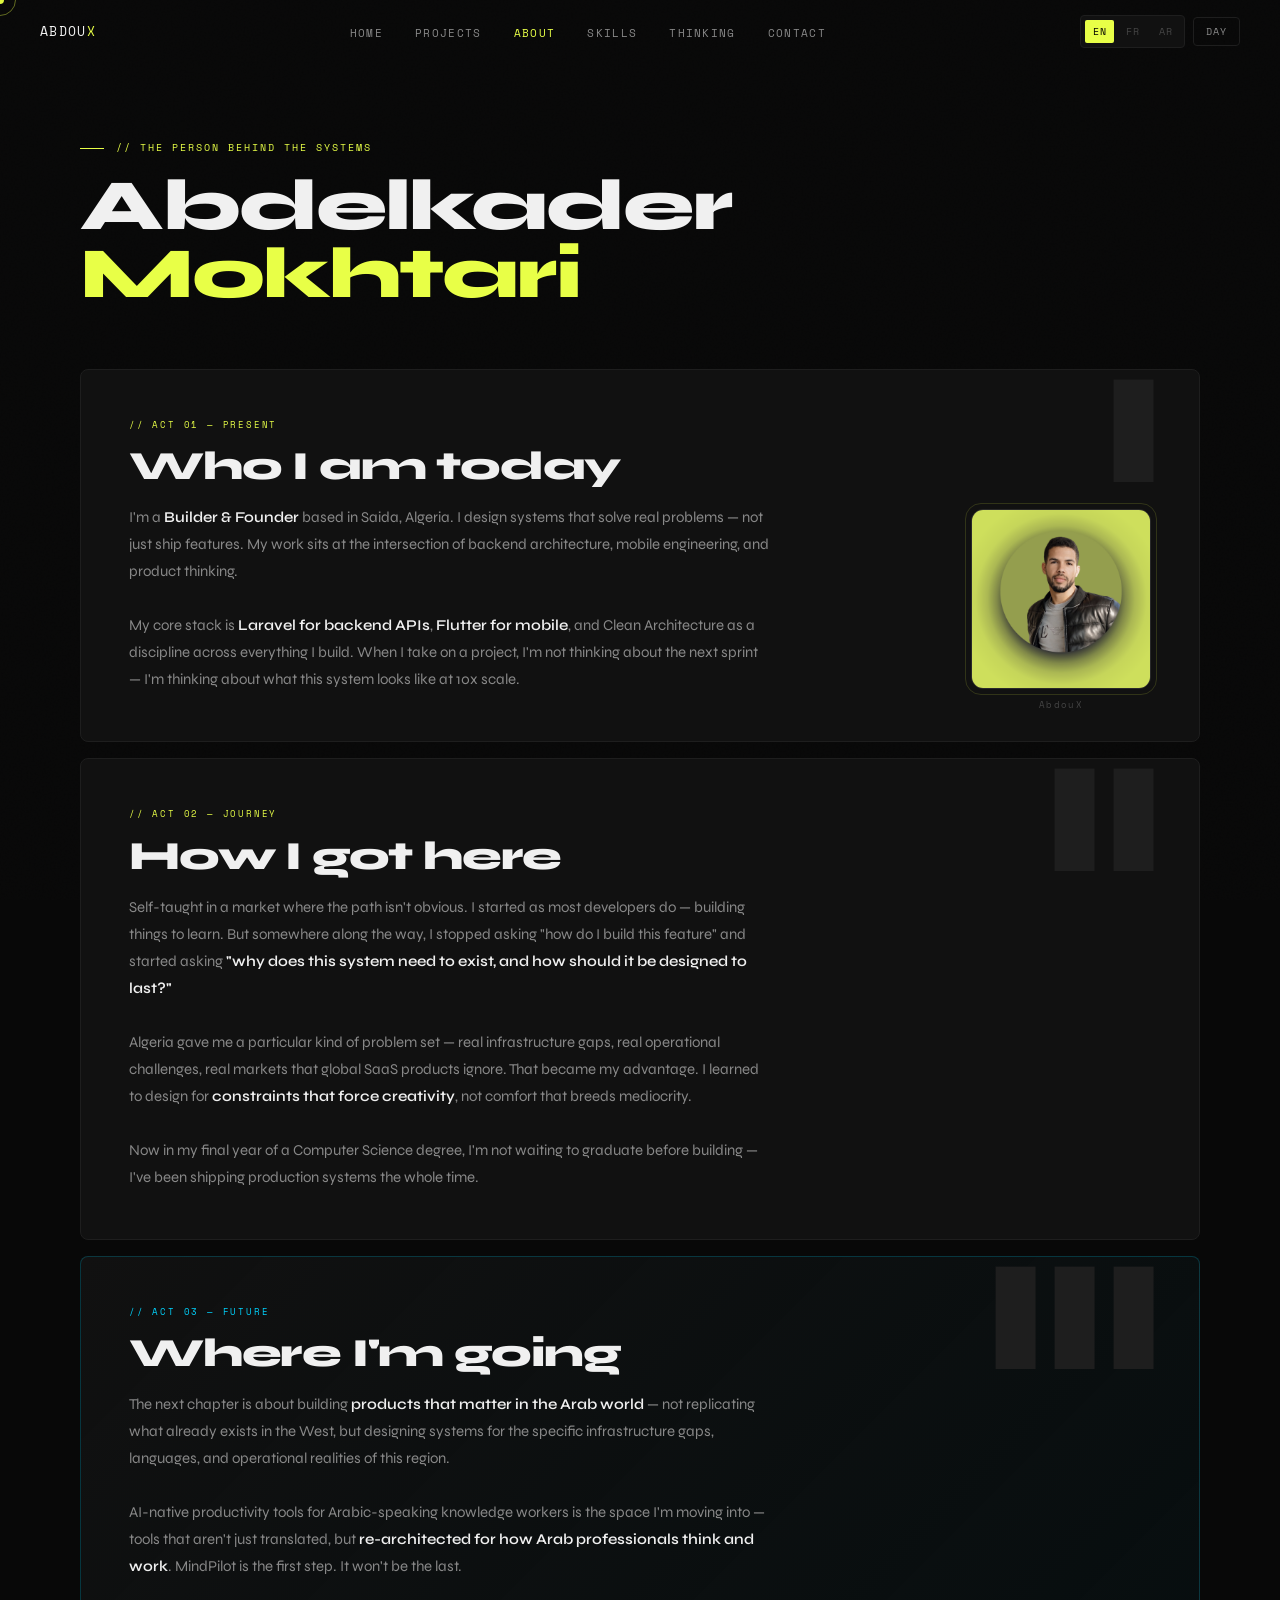
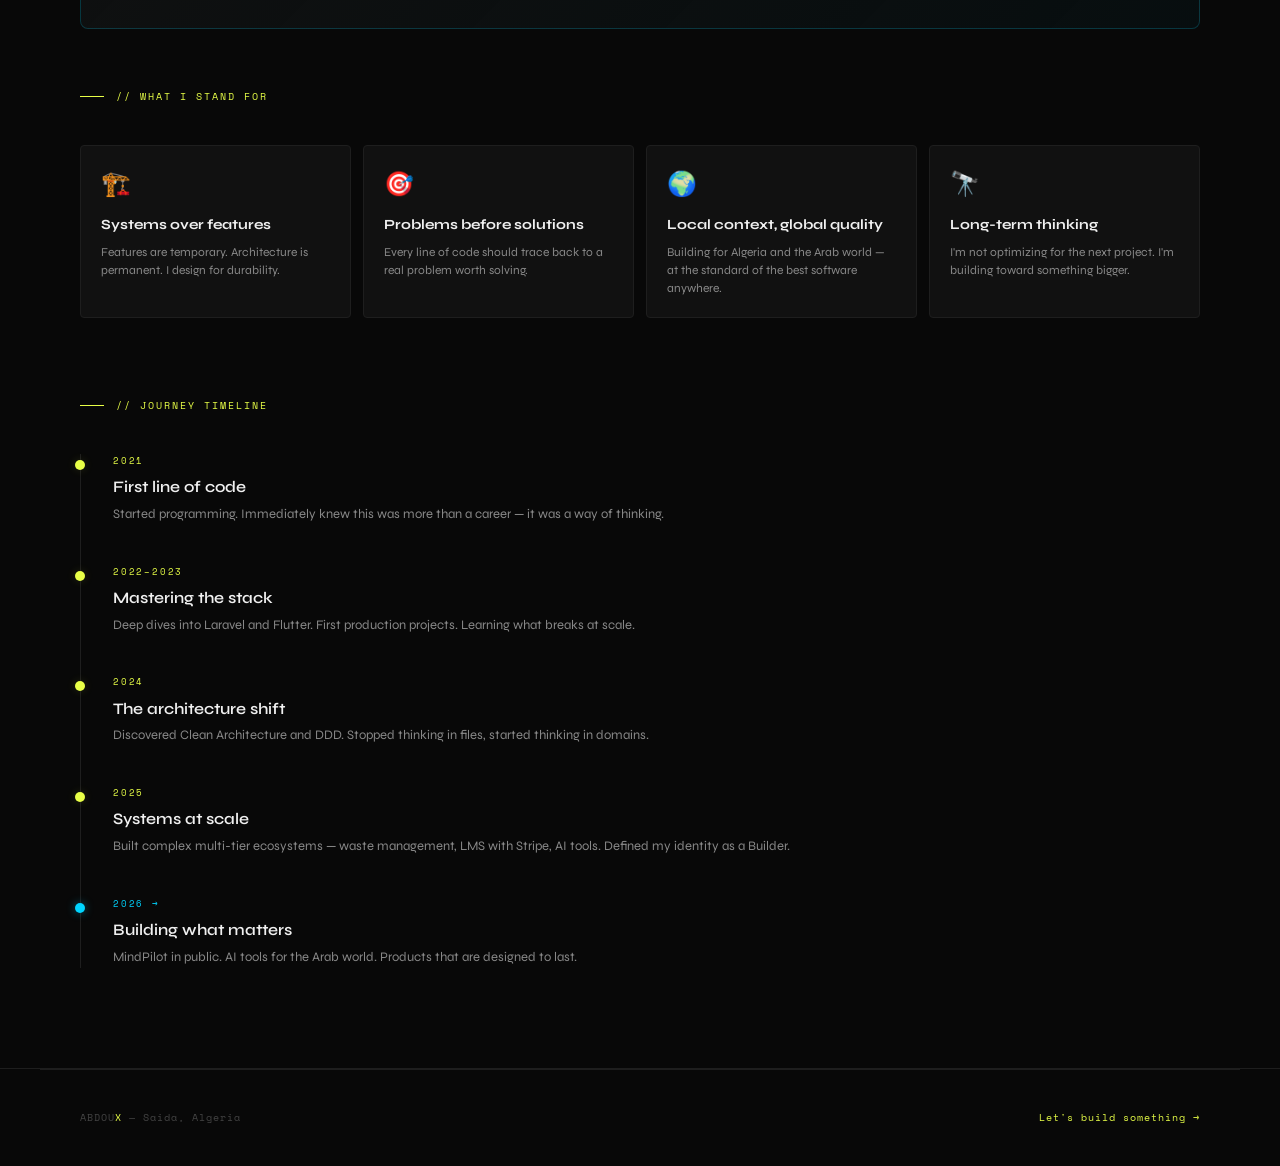
<file: pages/about.html>
<!DOCTYPE html>
<html lang="en" dir="ltr" data-theme="dark">
<head>
  <link rel="preconnect" href="https://fonts.googleapis.com">
  <link rel="preconnect" href="https://fonts.gstatic.com" crossorigin>
  <link href="https://fonts.googleapis.com/css2?family=Space+Mono:ital,wght@0,400;0,700;1,400&family=Syne:wght@400;600;700;800&family=IBM+Plex+Sans+Arabic:wght@300;400;500;600;700&display=swap" rel="stylesheet">
  <meta charset="UTF-8"/>
  <meta name="viewport" content="width=device-width, initial-scale=1.0"/>
  <title data-i18n-title="page_title">About — AbdouX</title>
  <style>
:root {
  --bg-primary:#080808;--bg-secondary:#0f0f0f;--bg-card:#111111;--bg-card-hover:#161616;
  --border:#1e1e1e;--border-bright:#2a2a2a;--text-primary:#f0f0f0;--text-secondary:#888;
  --text-muted:#444;--accent:#e8ff47;--accent-dim:rgba(232,255,71,0.08);
  --accent-glow:rgba(232,255,71,0.15);--violet:#9d6fff;--violet-dim:rgba(157,111,255,0.1);
  --cyan:#00d4ff;--cyan-dim:rgba(0,212,255,0.08);--red:#ff4747;--green:#39ff84;
  --font-display:'Syne',sans-serif;--font-mono:'Space Mono',monospace;
  --font-arabic:'IBM Plex Sans Arabic',sans-serif;
  --radius:4px;--radius-lg:8px;--transition:0.25s cubic-bezier(0.4,0,0.2,1);
}
[data-theme="light"]{
  --bg-primary:#f5f5f0;--bg-secondary:#ebebeb;--bg-card:#ffffff;--bg-card-hover:#f9f9f9;
  --border:#e0e0e0;--border-bright:#cccccc;--text-primary:#0a0a0a;--text-secondary:#555;
  --text-muted:#aaa;--accent:#1a1a00;--accent-dim:rgba(26,26,0,0.06);--accent-glow:rgba(26,26,0,0.1);
}
*{margin:0;padding:0;box-sizing:border-box;}
html{scroll-behavior:smooth;cursor:none;}
body{background:var(--bg-primary);color:var(--text-primary);font-family:var(--font-display);line-height:1.6;overflow-x:hidden;transition:background var(--transition),color var(--transition);}
body[dir="rtl"]{font-family:var(--font-arabic);}
.cursor{width:8px;height:8px;background:var(--accent);border-radius:50%;position:fixed;top:0;left:0;pointer-events:none;z-index:9999;transform:translate(-50%,-50%);transition:width .2s,height .2s,background .2s;mix-blend-mode:difference;}
.cursor-ring{width:32px;height:32px;border:1px solid rgba(232,255,71,0.4);border-radius:50%;position:fixed;top:0;left:0;pointer-events:none;z-index:9998;transform:translate(-50%,-50%);transition:all .12s ease;}
::-webkit-scrollbar{width:3px;}::-webkit-scrollbar-track{background:var(--bg-primary);}::-webkit-scrollbar-thumb{background:var(--border-bright);}
body::before{content:'';position:fixed;inset:0;background-image:url("data:image/svg+xml,%3Csvg viewBox='0 0 512 512' xmlns='http://www.w3.org/2000/svg'%3E%3Cfilter id='noise'%3E%3CfeTurbulence type='fractalNoise' baseFrequency='0.9' numOctaves='4' stitchTiles='stitch'/%3E%3C/filter%3E%3Crect width='100%25' height='100%25' filter='url(%23noise)' opacity='0.04'/%3E%3C/svg%3E");pointer-events:none;z-index:0;opacity:0.4;}
.navbar{position:fixed;top:0;left:0;right:0;z-index:1000;padding:0 40px;height:64px;display:flex;align-items:center;justify-content:space-between;border-bottom:1px solid transparent;transition:all var(--transition);backdrop-filter:blur(0px);}
.navbar.scrolled{background:rgba(8,8,8,0.92);border-bottom-color:var(--border);backdrop-filter:blur(20px);}
[data-theme="light"] .navbar.scrolled{background:rgba(245,245,240,0.92);}
.nav-logo{font-family:var(--font-mono);font-size:13px;color:var(--text-primary);text-decoration:none;letter-spacing:0.1em;}
.nav-logo span{color:var(--accent);}
.nav-links{display:flex;align-items:center;gap:32px;list-style:none;}
.nav-links a{font-family:var(--font-mono);font-size:11px;color:var(--text-secondary);text-decoration:none;letter-spacing:0.12em;text-transform:uppercase;transition:color var(--transition);}
.nav-links a:hover{color:var(--text-primary);}
.nav-links a.active{color:var(--accent);}
.nav-controls{display:flex;align-items:center;gap:8px;}
.btn-control{background:transparent;border:1px solid var(--border);color:var(--text-secondary);font-family:var(--font-mono);font-size:10px;padding:6px 12px;border-radius:var(--radius);cursor:none;letter-spacing:0.1em;transition:all var(--transition);}
.btn-control:hover{border-color:var(--accent);color:var(--accent);}
.lang-switcher{display:flex;align-items:center;gap:4px;background:var(--bg-card);border:1px solid var(--border);border-radius:var(--radius);padding:4px;}
.lang-btn{background:transparent;border:none;color:var(--text-muted);font-family:var(--font-mono);font-size:10px;padding:4px 8px;border-radius:2px;cursor:none;transition:all var(--transition);letter-spacing:0.05em;}
.lang-btn.active{background:var(--accent);color:#000;}
.lang-btn:hover:not(.active){color:var(--text-primary);}
.nav-hamburger{display:none;flex-direction:column;gap:5px;cursor:none;padding:8px;background:transparent;border:none;}
.nav-hamburger span{display:block;width:20px;height:1px;background:var(--text-primary);transition:all var(--transition);}
.nav-mobile{display:none;position:fixed;inset:64px 0 0 0;background:var(--bg-primary);z-index:999;padding:40px;flex-direction:column;gap:24px;border-top:1px solid var(--border);}
.nav-mobile.open{display:flex;}
.nav-mobile a{font-family:var(--font-mono);font-size:14px;color:var(--text-secondary);text-decoration:none;letter-spacing:0.1em;text-transform:uppercase;padding:12px 0;border-bottom:1px solid var(--border);transition:color var(--transition);}
.nav-mobile a:hover{color:var(--accent);}
main{position:relative;z-index:1;}
.section-label{font-family:var(--font-mono);font-size:10px;color:var(--accent);letter-spacing:0.2em;text-transform:uppercase;margin-bottom:16px;display:flex;align-items:center;gap:12px;}
.section-label::before{content:'';display:inline-block;width:24px;height:1px;background:var(--accent);}
[dir="rtl"] .section-label::before{order:1;}
.section-title{font-size:clamp(36px,6vw,72px);font-weight:800;line-height:0.95;letter-spacing:-0.03em;}
.footer-mono{font-family:var(--font-mono);font-size:10px;color:var(--text-muted);letter-spacing:0.1em;}
.footer-mono span{color:var(--accent);}
footer{border-top:1px solid var(--border);padding:40px;max-width:1200px;margin:0 auto;display:flex;align-items:center;justify-content:space-between;flex-wrap:wrap;gap:16px;}
.fade-up{opacity:0;transform:translateY(24px);transition:opacity 0.6s ease,transform 0.6s ease;}
.fade-up.visible{opacity:1;transform:translateY(0);}

/* ABOUT PAGE */
.about-wrap{max-width:1200px;margin:0 auto;padding:0 40px 100px;}
.act-block{padding:48px;background:var(--bg-card);border:1px solid var(--border);border-radius:var(--radius-lg);margin-bottom:16px;position:relative;overflow:hidden;transition:all var(--transition);}
.act-block:hover{border-color:var(--border-bright);}
.act-block::before{content:attr(data-act);position:absolute;top:-20px;right:40px;font-size:160px;font-weight:800;color:var(--border);line-height:1;pointer-events:none;user-select:none;letter-spacing:-0.05em;}
[dir="rtl"] .act-block::before{right:auto;left:40px;}
.act-num{font-family:var(--font-mono);font-size:9px;color:var(--accent);letter-spacing:0.2em;margin-bottom:12px;}
.act-heading{font-size:clamp(24px,4vw,40px);font-weight:800;letter-spacing:-0.03em;margin-bottom:16px;line-height:1.1;}
.act-body{font-size:15px;color:var(--text-secondary);line-height:1.8;max-width:640px;position:relative;z-index:1;}
.act-body strong{color:var(--text-primary);font-weight:600;}

/* PHOTO */
.act-block-with-photo{display:grid;grid-template-columns:1fr auto;gap:40px;align-items:center;}
[dir="rtl"] .act-block-with-photo{grid-template-columns:auto 1fr;}
.profile-photo-wrap{flex-shrink:0;position:relative;z-index:1;}
.profile-photo{width:180px;height:180px;border-radius:12px;object-fit:cover;object-position:center top;border:1px solid var(--border-bright);display:block;filter:grayscale(20%);transition:all 0.3s ease;}
.profile-photo:hover{filter:grayscale(0%);border-color:var(--accent);box-shadow:0 0 32px var(--accent-glow),0 0 0 1px var(--accent);transform:translateY(-3px);}
.profile-photo-wrap::before{content:'';position:absolute;inset:-6px;border:1px solid rgba(232,255,71,0.15);border-radius:16px;pointer-events:none;}
.profile-photo-wrap::after{content:'AbdouX';position:absolute;bottom:-24px;left:0;right:0;text-align:center;font-family:'Space Mono',monospace;font-size:9px;color:var(--text-muted);letter-spacing:0.15em;}

/* VALUES */
.values-grid{display:grid;grid-template-columns:repeat(auto-fit,minmax(200px,1fr));gap:12px;margin-top:40px;}
.value-card{padding:20px;background:var(--bg-card);border:1px solid var(--border);border-radius:var(--radius);transition:all var(--transition);}
.value-card:hover{border-color:var(--accent);background:var(--accent-dim);}
.value-icon{font-size:24px;margin-bottom:10px;}
.value-title{font-size:14px;font-weight:700;margin-bottom:6px;}
.value-text{font-size:12px;color:var(--text-secondary);line-height:1.5;}

/* TIMELINE */
.timeline{position:relative;padding-left:32px;border-left:1px solid var(--border);display:flex;flex-direction:column;gap:40px;margin-top:40px;}
[dir="rtl"] .timeline{padding-left:0;padding-right:32px;border-left:none;border-right:1px solid var(--border);}
.timeline-item{position:relative;}
.timeline-dot{position:absolute;left:-38px;top:6px;width:10px;height:10px;border-radius:50%;background:var(--accent);box-shadow:0 0 10px var(--accent-glow);}
[dir="rtl"] .timeline-dot{left:auto;right:-38px;}
.timeline-year{font-family:var(--font-mono);font-size:9px;color:var(--accent);letter-spacing:0.2em;margin-bottom:6px;}
.timeline-event{font-size:16px;font-weight:600;margin-bottom:4px;}
.timeline-note{font-size:13px;color:var(--text-secondary);line-height:1.6;}

@media(max-width:768px){
  .navbar{padding:0 20px;}.nav-links{display:none;}.nav-hamburger{display:flex;}
  .about-wrap{padding:0 20px 60px;}
  .act-block{padding:28px;}.act-block::before{font-size:80px;top:-10px;right:20px;}
  .act-block-with-photo{grid-template-columns:1fr;gap:24px;}
  [dir="rtl"] .act-block-with-photo{grid-template-columns:1fr;}
  .profile-photo-wrap{display:flex;justify-content:center;margin-bottom:16px;}
  .profile-photo{width:140px;height:140px;}
  footer{padding:24px 20px;flex-direction:column;align-items:flex-start;}
}
  </style>

<script>
(function(){
  var loc=window.location.href;
  var isPages=loc.indexOf('/pages/')>-1;
  var base=isPages?'../':'';
  var pages={'home':base+'index.html','projects':base+'pages/projects.html','about':base+'pages/about.html','skills':base+'pages/skills.html','insights':base+'pages/insights.html','contact':base+'pages/contact.html'};
  window.goTo=function(page){if(pages[page])window.location.href=pages[page];};
  document.addEventListener('DOMContentLoaded',function(){
    document.querySelectorAll('[data-page]').forEach(function(el){var p=el.getAttribute('data-page');if(pages[p])el.href=pages[p];});
    var current=window.location.href.split('/').pop().replace('.html','')||'index';
    document.querySelectorAll('[data-page]').forEach(function(el){var p=el.getAttribute('data-page');if(p===current||(current==='index'&&p==='home'))el.classList.add('active');});
  });
})();
</script>
</head>
<body>

<nav class="navbar">
  <a href="#" data-page="home" class="nav-logo">ABDOU<span>X</span></a>
  <ul class="nav-links">
    <li><a href="#" data-page="home"     data-i18n="nav_home">Home</a></li>
    <li><a href="#" data-page="projects" data-i18n="nav_projects">Projects</a></li>
    <li><a href="#" data-page="about" class="active" data-i18n="nav_about">About</a></li>
    <li><a href="#" data-page="skills"   data-i18n="nav_skills">Skills</a></li>
    <li><a href="#" data-page="insights" data-i18n="nav_insights">Thinking</a></li>
    <li><a href="#" data-page="contact"  data-i18n="nav_contact">Contact</a></li>
  </ul>
  <div class="nav-controls">
    <div class="lang-switcher">
      <button class="lang-btn active" data-lang="en" onclick="switchLang('en')">EN</button>
      <button class="lang-btn" data-lang="fr" onclick="switchLang('fr')">FR</button>
      <button class="lang-btn" data-lang="ar" onclick="switchLang('ar')">AR</button>
    </div>
    <button class="btn-control btn-theme" onclick="toggleTheme()">DAY</button>
  </div>
  <button class="nav-hamburger"><span></span><span></span><span></span></button>
</nav>
<div class="nav-mobile">
  <a href="#" data-page="home"     data-i18n="nav_home">Home</a>
  <a href="#" data-page="projects" data-i18n="nav_projects">Projects</a>
  <a href="#" data-page="about"    data-i18n="nav_about">About</a>
  <a href="#" data-page="skills"   data-i18n="nav_skills">Skills</a>
  <a href="#" data-page="insights" data-i18n="nav_insights">Thinking</a>
  <a href="#" data-page="contact"  data-i18n="nav_contact">Contact</a>
</div>

<main>
  <div style="max-width:1200px;margin:0 auto;padding:140px 40px 60px;">
    <div class="section-label" data-i18n="page_label">// The Person Behind the Systems</div>
    <h1 class="section-title fade-up">
      Abdelkader<br>
      <span style="color:var(--accent);">Mokhtari</span>
    </h1>
  </div>

  <div class="about-wrap">

    <!-- ACT 01 -->
    <div class="act-block fade-up" data-act="I">
      <div class="act-num" data-i18n="act1_num">// ACT 01 — PRESENT</div>
      <div class="act-heading" data-i18n="act1_heading">Who I am today</div>
      <div class="act-block-with-photo">
        <div class="act-body" data-i18n-html="act1_body">
          I'm a <strong>Builder & Founder</strong> based in Saida, Algeria. I design systems that solve real problems — not just ship features. My work sits at the intersection of backend architecture, mobile engineering, and product thinking.<br><br>
          My core stack is <strong>Laravel for backend APIs</strong>, <strong>Flutter for mobile</strong>, and Clean Architecture as a discipline across everything I build. When I take on a project, I'm not thinking about the next sprint — I'm thinking about what this system looks like at 10x scale.
        </div>
        <div class="profile-photo-wrap">
          <img class="profile-photo" src="../images/abdelkadermk.png" alt="Abdelkader — AbdouX"
            onerror="this.style.display='none';this.nextElementSibling.style.display='flex'">
          <div style="display:none;width:180px;height:180px;border-radius:12px;border:1px solid var(--border-bright);align-items:center;justify-content:center;flex-direction:column;gap:8px;background:var(--bg-card);">
            <span style="font-size:36px;">👤</span>
            <span style="font-family:'Space Mono',monospace;font-size:8px;color:var(--text-muted);letter-spacing:0.12em;text-align:center;">images/abdelkader.jpg</span>
          </div>
        </div>
      </div>
    </div>

    <!-- ACT 02 -->
    <div class="act-block fade-up" data-act="II">
      <div class="act-num" data-i18n="act2_num">// ACT 02 — JOURNEY</div>
      <div class="act-heading" data-i18n="act2_heading">How I got here</div>
      <div class="act-body" data-i18n-html="act2_body">
        Self-taught in a market where the path isn't obvious. I started as most developers do — building things to learn. But somewhere along the way, I stopped asking "how do I build this feature" and started asking <strong>"why does this system need to exist, and how should it be designed to last?"</strong><br><br>
        Algeria gave me a particular kind of problem set — real infrastructure gaps, real operational challenges, real markets that global SaaS products ignore. That became my advantage. I learned to design for <strong>constraints that force creativity</strong>, not comfort that breeds mediocrity.<br><br>
        Now in my final year of a Computer Science degree, I'm not waiting to graduate before building — I've been shipping production systems the whole time.
      </div>
    </div>

    <!-- ACT 03 -->
    <div class="act-block fade-up" data-act="III" style="border-color:rgba(0,212,255,0.2);background:linear-gradient(135deg,var(--bg-card),rgba(0,212,255,0.03));">
      <div class="act-num" style="color:var(--cyan);" data-i18n="act3_num">// ACT 03 — FUTURE</div>
      <div class="act-heading" data-i18n="act3_heading">Where I'm going</div>
      <div class="act-body" data-i18n-html="act3_body">
        The next chapter is about building <strong>products that matter in the Arab world</strong> — not replicating what already exists in the West, but designing systems for the specific infrastructure gaps, languages, and operational realities of this region.<br><br>
        AI-native productivity tools for Arabic-speaking knowledge workers is the space I'm moving into — tools that aren't just translated, but <strong>re-architected for how Arab professionals think and work</strong>. MindPilot is the first step. It won't be the last.
      </div>
    </div>

    <!-- VALUES -->
    <div style="margin-top:60px;" class="fade-up">
      <div class="section-label" data-i18n="values_label">// What I Stand For</div>
      <div class="values-grid">
        <div class="value-card">
          <div class="value-icon">🏗️</div>
          <div class="value-title" data-i18n="val1_title">Systems over features</div>
          <div class="value-text"  data-i18n="val1_text">Features are temporary. Architecture is permanent. I design for durability.</div>
        </div>
        <div class="value-card">
          <div class="value-icon">🎯</div>
          <div class="value-title" data-i18n="val2_title">Problems before solutions</div>
          <div class="value-text"  data-i18n="val2_text">Every line of code should trace back to a real problem worth solving.</div>
        </div>
        <div class="value-card">
          <div class="value-icon">🌍</div>
          <div class="value-title" data-i18n="val3_title">Local context, global quality</div>
          <div class="value-text"  data-i18n="val3_text">Building for Algeria and the Arab world — at the standard of the best software anywhere.</div>
        </div>
        <div class="value-card">
          <div class="value-icon">🔭</div>
          <div class="value-title" data-i18n="val4_title">Long-term thinking</div>
          <div class="value-text"  data-i18n="val4_text">I'm not optimizing for the next project. I'm building toward something bigger.</div>
        </div>
      </div>
    </div>

    <!-- TIMELINE -->
    <div style="margin-top:80px;" class="fade-up">
      <div class="section-label" data-i18n="timeline_label">// Journey Timeline</div>
      <div class="timeline">
        <div class="timeline-item">
          <div class="timeline-dot"></div>
          <div class="timeline-year">2021</div>
          <div class="timeline-event" data-i18n="tl1_event">First line of code</div>
          <div class="timeline-note"  data-i18n="tl1_note">Started programming. Immediately knew this was more than a career — it was a way of thinking.</div>
        </div>
        <div class="timeline-item">
          <div class="timeline-dot"></div>
          <div class="timeline-year">2022–2023</div>
          <div class="timeline-event" data-i18n="tl2_event">Mastering the stack</div>
          <div class="timeline-note"  data-i18n="tl2_note">Deep dives into Laravel and Flutter. First production projects. Learning what breaks at scale.</div>
        </div>
        <div class="timeline-item">
          <div class="timeline-dot"></div>
          <div class="timeline-year">2024</div>
          <div class="timeline-event" data-i18n="tl3_event">The architecture shift</div>
          <div class="timeline-note"  data-i18n="tl3_note">Discovered Clean Architecture and DDD. Stopped thinking in files, started thinking in domains.</div>
        </div>
        <div class="timeline-item">
          <div class="timeline-dot"></div>
          <div class="timeline-year">2025</div>
          <div class="timeline-event" data-i18n="tl4_event">Systems at scale</div>
          <div class="timeline-note"  data-i18n="tl4_note">Built complex multi-tier ecosystems — waste management, LMS with Stripe, AI tools. Defined my identity as a Builder.</div>
        </div>
        <div class="timeline-item">
          <div class="timeline-dot" style="background:var(--cyan);box-shadow:0 0 10px rgba(0,212,255,0.4);"></div>
          <div class="timeline-year" style="color:var(--cyan);">2026 →</div>
          <div class="timeline-event" data-i18n="tl5_event">Building what matters</div>
          <div class="timeline-note"  data-i18n="tl5_note">MindPilot in public. AI tools for the Arab world. Products that are designed to last.</div>
        </div>
      </div>
    </div>

  </div>
</main>

<div style="border-top:1px solid var(--border);">
  <footer>
    <div class="footer-mono">ABDOU<span>X</span> — Saida, Algeria</div>
    <div class="footer-mono">
      <a href="#" data-page="contact" style="color:var(--accent);text-decoration:none;letter-spacing:0.1em;" data-i18n="footer_cta">Let's build something →</a>
    </div>
  </footer>
</div>

<script>
const Portfolio = {
  state: { theme: 'dark', lang: 'en', menuOpen: false },

  i18n: {
    en: {
      nav_home:'Home', nav_projects:'Projects', nav_about:'About',
      nav_skills:'Skills', nav_insights:'Thinking', nav_contact:'Contact',
      theme_day:'DAY', theme_night:'NIGHT',
      page_title:'About — AbdouX',
      page_label:'// The Person Behind the Systems',

      act1_num:'// ACT 01 — PRESENT',
      act1_heading:'Who I am today',
      act1_body:`I'm a <strong>Builder & Founder</strong> based in Saida, Algeria. I design systems that solve real problems — not just ship features. My work sits at the intersection of backend architecture, mobile engineering, and product thinking.<br><br>My core stack is <strong>Laravel for backend APIs</strong>, <strong>Flutter for mobile</strong>, and Clean Architecture as a discipline across everything I build. When I take on a project, I'm not thinking about the next sprint — I'm thinking about what this system looks like at 10x scale.`,

      act2_num:'// ACT 02 — JOURNEY',
      act2_heading:'How I got here',
      act2_body:`Self-taught in a market where the path isn't obvious. I started as most developers do — building things to learn. But somewhere along the way, I stopped asking "how do I build this feature" and started asking <strong>"why does this system need to exist, and how should it be designed to last?"</strong><br><br>Algeria gave me a particular kind of problem set — real infrastructure gaps, real operational challenges, real markets that global SaaS products ignore. That became my advantage. I learned to design for <strong>constraints that force creativity</strong>, not comfort that breeds mediocrity.<br><br>Now in my final year of a Computer Science degree, I'm not waiting to graduate before building — I've been shipping production systems the whole time.`,

      act3_num:'// ACT 03 — FUTURE',
      act3_heading:"Where I'm going",
      act3_body:`The next chapter is about building <strong>products that matter in the Arab world</strong> — not replicating what already exists in the West, but designing systems for the specific infrastructure gaps, languages, and operational realities of this region.<br><br>AI-native productivity tools for Arabic-speaking knowledge workers is the space I'm moving into — tools that aren't just translated, but <strong>re-architected for how Arab professionals think and work</strong>. MindPilot is the first step. It won't be the last.`,

      values_label:'// What I Stand For',
      val1_title:'Systems over features',  val1_text:'Features are temporary. Architecture is permanent. I design for durability.',
      val2_title:'Problems before solutions', val2_text:'Every line of code should trace back to a real problem worth solving.',
      val3_title:'Local context, global quality', val3_text:'Building for Algeria and the Arab world — at the standard of the best software anywhere.',
      val4_title:'Long-term thinking', val4_text:"I'm not optimizing for the next project. I'm building toward something bigger.",

      timeline_label:'// Journey Timeline',
      tl1_event:'First line of code', tl1_note:'Started programming. Immediately knew this was more than a career — it was a way of thinking.',
      tl2_event:'Mastering the stack', tl2_note:'Deep dives into Laravel and Flutter. First production projects. Learning what breaks at scale.',
      tl3_event:'The architecture shift', tl3_note:'Discovered Clean Architecture and DDD. Stopped thinking in files, started thinking in domains.',
      tl4_event:'Systems at scale', tl4_note:'Built complex multi-tier ecosystems — waste management, LMS with Stripe, AI tools. Defined my identity as a Builder.',
      tl5_event:'Building what matters', tl5_note:'MindPilot in public. AI tools for the Arab world. Products that are designed to last.',

      footer_cta:"Let's build something →",
    },

    fr: {
      nav_home:'Accueil', nav_projects:'Projets', nav_about:'À propos',
      nav_skills:'Compétences', nav_insights:'Réflexions', nav_contact:'Contact',
      theme_day:'JOUR', theme_night:'NUIT',
      page_title:'À propos — AbdouX',
      page_label:'// La personne derrière les systèmes',

      act1_num:'// ACTE 01 — PRÉSENT',
      act1_heading:"Qui je suis aujourd'hui",
      act1_body:`Je suis un <strong>Builder & Fondateur</strong> basé à Saida, Algérie. Je conçois des systèmes qui résolvent de vrais problèmes — pas juste livrer des fonctionnalités. Mon travail se situe à l'intersection de l'architecture backend, de l'ingénierie mobile et de la pensée produit.<br><br>Ma stack principale : <strong>Laravel pour les APIs backend</strong>, <strong>Flutter pour le mobile</strong>, et la Clean Architecture comme discipline dans tout ce que je construis. Quand je prends un projet, je ne pense pas au prochain sprint — je pense à ce que ce système ressemblera à 10x sa taille actuelle.`,

      act2_num:'// ACTE 02 — PARCOURS',
      act2_heading:"Comment j'en suis arrivé là",
      act2_body:`Autodidacte dans un marché où la voie n'est pas évidente. J'ai commencé comme la plupart des développeurs — en construisant pour apprendre. Mais en chemin, j'ai arrêté de me demander "comment construire cette fonctionnalité" et j'ai commencé à me demander <strong>"pourquoi ce système doit-il exister, et comment doit-il être conçu pour durer ?"</strong><br><br>L'Algérie m'a donné un ensemble de problèmes particuliers — de vrais manques d'infrastructure, de vrais défis opérationnels, de vrais marchés que les produits SaaS mondiaux ignorent. C'est devenu mon avantage. J'ai appris à concevoir pour des <strong>contraintes qui forcent la créativité</strong>, pas pour le confort qui engendre la médiocrité.<br><br>En dernière année de licence en informatique, je n'attends pas de diplôme avant de construire — j'ai livré des systèmes en production tout ce temps.`,

      act3_num:'// ACTE 03 — FUTUR',
      act3_heading:"Où je vais",
      act3_body:`Le prochain chapitre, c'est construire des <strong>produits qui comptent dans le monde arabe</strong> — pas reproduire ce qui existe déjà en Occident, mais concevoir des systèmes pour les lacunes d'infrastructure, les langues et les réalités opérationnelles spécifiques à cette région.<br><br>Les outils de productivité natifs à l'IA pour les travailleurs du savoir arabophones — voilà l'espace dans lequel j'avance. Des outils qui ne sont pas juste traduits, mais <strong>re-architecturés pour la façon dont les professionnels arabes pensent et travaillent</strong>. MindPilot est la première étape. Ce ne sera pas la dernière.`,

      values_label:'// Ce pour quoi je me bats',
      val1_title:'Systèmes avant les features', val1_text:"Les features sont temporaires. L'architecture est permanente. Je conçois pour la durabilité.",
      val2_title:'Problèmes avant solutions', val2_text:"Chaque ligne de code doit remonter à un vrai problème qui mérite d'être résolu.",
      val3_title:'Contexte local, qualité mondiale', val3_text:"Construire pour l'Algérie et le monde arabe — au niveau des meilleurs logiciels partout.",
      val4_title:'Pensée long terme', val4_text:"Je n'optimise pas pour le prochain projet. Je construis vers quelque chose de plus grand.",

      timeline_label:'// Chronologie du parcours',
      tl1_event:'Première ligne de code', tl1_note:"Début de la programmation. J'ai immédiatement su que c'était plus qu'une carrière — c'était une façon de penser.",
      tl2_event:'Maîtrise de la stack', tl2_note:'Plongées profondes dans Laravel et Flutter. Premiers projets en production. Apprendre ce qui casse à grande échelle.',
      tl3_event:'Le virage architecture', tl3_note:'Découverte de la Clean Architecture et DDD. Arrêté de penser en fichiers, commencé à penser en domaines.',
      tl4_event:'Systèmes à grande échelle', tl4_note:"Construit des écosystèmes multi-niveaux complexes. Défini mon identité de Builder.",
      tl5_event:'Construire ce qui compte', tl5_note:"MindPilot en public. Outils IA pour le monde arabe. Des produits conçus pour durer.",

      footer_cta:'Construisons quelque chose →',
    },

    ar: {
      nav_home:'الرئيسية', nav_projects:'المشاريع', nav_about:'عني',
      nav_skills:'المهارات', nav_insights:'أفكاري', nav_contact:'تواصل',
      theme_day:'نهار', theme_night:'ليل',
      page_title:'عني — AbdouX',
      page_label:'// الشخص خلف الأنظمة',

      act1_num:'// الفصل الأول — الحاضر',
      act1_heading:'من أنا اليوم',
      act1_body:`أنا <strong>بانٍ ومؤسس</strong> مقيم في سعيدة الجزائر. أصمم الأنظمة التي تحل مشاكل حقيقية — لا مجرد إرسال ميزات. عملي يقع عند تقاطع هندسة الخوادم، وهندسة الموبايل، والتفكير المنتجي.<br><br>مجموعة أدواتي الأساسية: <strong>Laravel لواجهات API الخلفية</strong>، و<strong>Flutter للموبايل</strong>، والـ Clean Architecture كمنهج في كل ما أبنيه. حين أتولى مشروعاً، لا أفكر في السبرينت القادم — أفكر في كيف سيبدو هذا النظام عند مضاعفة حجمه عشر مرات.`,

      act2_num:'// الفصل الثاني — الرحلة',
      act2_heading:'كيف وصلت إلى هنا',
      act2_body:`معلّم نفسه في سوق لا تكون فيه الطريق واضحة. بدأت كمعظم المطورين — أبني لأتعلم. لكن في مكان ما على الطريق، توقفت عن السؤال "كيف أبني هذه الميزة" وبدأت أسأل <strong>"لماذا يجب أن يوجد هذا النظام، وكيف ينبغي تصميمه ليدوم؟"</strong><br><br>الجزائر أعطتني مجموعة مشكلات خاصة — ثغرات بنية تحتية حقيقية، تحديات تشغيلية حقيقية، أسواق حقيقية تتجاهلها منتجات SaaS العالمية. هذا أصبح ميزتي. تعلمت التصميم تحت <strong>قيود تفرض الإبداع</strong>، لا الراحة التي تولّد التواضع.<br><br>في سنتي الأخيرة من درجة البكالوريوس في علوم الحاسوب، لا أنتظر التخرج لأبدأ البناء — كنت أشحن أنظمة إنتاجية طوال هذا الوقت.`,

      act3_num:'// الفصل الثالث — المستقبل',
      act3_heading:'أين أتجه',
      act3_body:`الفصل القادم يتعلق ببناء <strong>منتجات تهم في العالم العربي</strong> — لا تقليد ما يوجد في الغرب، بل تصميم أنظمة للثغرات والواقع التشغيلي الخاص بهذه المنطقة.<br><br>أدوات الإنتاجية الأصيلة بالذكاء الاصطناعي لموظفي المعرفة العرب — هذا هو الفضاء الذي أتجه إليه. أدوات لا تُترجم فحسب، بل <strong>تُعاد هندستها لكيفية تفكير المحترفين العرب وعملهم</strong>. MindPilot هو الخطوة الأولى. لن تكون الأخيرة.`,

      values_label:'// ما أؤمن به',
      val1_title:'الأنظمة فوق الميزات', val1_text:'الميزات مؤقتة. البنية دائمة. أصمم للمتانة.',
      val2_title:'المشاكل قبل الحلول', val2_text:'كل سطر كود يجب أن يعود إلى مشكلة حقيقية تستحق الحل.',
      val3_title:'سياق محلي، جودة عالمية', val3_text:'أبني للجزائر والعالم العربي — بمستوى أفضل البرمجيات في أي مكان.',
      val4_title:'التفكير بعيد المدى', val4_text:'لا أُحسّن للمشروع القادم. أبني نحو شيء أكبر.',

      timeline_label:'// خط زمني للرحلة',
      tl1_event:'أول سطر كود', tl1_note:'بدأت البرمجة. عرفت فوراً أن هذا أكثر من مجرد مهنة — إنه طريقة تفكير.',
      tl2_event:'إتقان المجموعة التقنية', tl2_note:'غوص عميق في Laravel وFlutter. أولى مشاريع الإنتاج. تعلم ما ينكسر عند التوسع.',
      tl3_event:'تحول نحو البنية المعمارية', tl3_note:'اكتشاف Clean Architecture وDDD. توقفت عن التفكير في الملفات، وبدأت التفكير في النطاقات.',
      tl4_event:'أنظمة على نطاق واسع', tl4_note:'بناء منظومات متعددة الطبقات المعقدة. حددت هويتي كبانٍ.',
      tl5_event:'بناء ما يهم', tl5_note:'MindPilot أمام الجمهور. أدوات ذكاء اصطناعي للعالم العربي. منتجات مصممة لتدوم.',

      footer_cta:'لنبني شيئاً معاً →',
    }
  },

  init() {
    this.detectLanguage();
    this.initCursor();
    this.initNavbar();
    this.initTheme();
    this.initLang();
    this.initAnimations();
    this.initMobileMenu();
  },

  detectLanguage() {
    const saved = localStorage.getItem('portfolio_lang');
    const browserLang = navigator.language || navigator.userLanguage;
    if (saved) this.state.lang = saved;
    else if (browserLang.startsWith('ar')) this.state.lang = 'ar';
    else if (browserLang.startsWith('fr')) this.state.lang = 'fr';
    else this.state.lang = 'en';
  },

  initCursor() {
    const cursor = document.createElement('div'); cursor.className = 'cursor';
    const ring   = document.createElement('div'); ring.className   = 'cursor-ring';
    document.body.appendChild(cursor); document.body.appendChild(ring);
    let mx=0,my=0,rx=0,ry=0;
    document.addEventListener('mousemove',e=>{mx=e.clientX;my=e.clientY;cursor.style.left=mx+'px';cursor.style.top=my+'px';});
    const anim=()=>{rx+=(mx-rx)*.12;ry+=(my-ry)*.12;ring.style.left=rx+'px';ring.style.top=ry+'px';requestAnimationFrame(anim);};
    anim();
    document.querySelectorAll('a,button,.value-card,.act-block').forEach(el=>{
      el.addEventListener('mouseenter',()=>{cursor.style.width='12px';cursor.style.height='12px';ring.style.width='48px';ring.style.height='48px';ring.style.borderColor='rgba(232,255,71,0.6)';});
      el.addEventListener('mouseleave',()=>{cursor.style.width='8px';cursor.style.height='8px';ring.style.width='32px';ring.style.height='32px';ring.style.borderColor='rgba(232,255,71,0.4)';});
    });
  },

  initNavbar() {
    const navbar = document.querySelector('.navbar');
    if (!navbar) return;
    window.addEventListener('scroll',()=>navbar.classList.toggle('scrolled', window.scrollY>20));
  },

  initTheme() {
    this.setTheme(localStorage.getItem('portfolio_theme') || 'dark');
  },

  setTheme(theme) {
    this.state.theme = theme;
    document.documentElement.setAttribute('data-theme', theme);
    localStorage.setItem('portfolio_theme', theme);
    const btn = document.querySelector('.btn-theme');
    if (btn) { const t=this.i18n[this.state.lang]; btn.textContent = theme==='dark'?(t.theme_day||'DAY'):(t.theme_night||'NIGHT'); }
  },

  toggleTheme() { this.setTheme(this.state.theme==='dark'?'light':'dark'); },

  applyLang(lang) {
    this.state.lang = lang;
    localStorage.setItem('portfolio_lang', lang);
    const t = this.i18n[lang];
    const isRTL = lang === 'ar';
    document.documentElement.setAttribute('dir', isRTL?'rtl':'ltr');
    document.body.setAttribute('dir', isRTL?'rtl':'ltr');

    document.querySelectorAll('[data-i18n]').forEach(el=>{
      const key = el.getAttribute('data-i18n');
      if (t[key] !== undefined) el.textContent = t[key];
    });

    document.querySelectorAll('[data-i18n-html]').forEach(el=>{
      const key = el.getAttribute('data-i18n-html');
      if (t[key] !== undefined) el.innerHTML = t[key];
    });

    if (t.page_title) document.title = t.page_title;

    document.querySelectorAll('.lang-btn').forEach(btn=>btn.classList.toggle('active', btn.getAttribute('data-lang')===lang));
    const themeBtn = document.querySelector('.btn-theme');
    if (themeBtn) themeBtn.textContent = this.state.theme==='dark'?(t.theme_day||'DAY'):(t.theme_night||'NIGHT');
  },

  initLang()  { this.applyLang(this.state.lang); },
  switchLang(lang) { this.applyLang(lang); },

  initAnimations() {
    const obs = new IntersectionObserver((entries)=>{
      entries.forEach((e,i)=>{ if(e.isIntersecting) setTimeout(()=>e.target.classList.add('visible'), i*80); });
    },{threshold:0.1});
    document.querySelectorAll('.fade-up').forEach(el=>obs.observe(el));
  },

  initMobileMenu() {
    const h = document.querySelector('.nav-hamburger');
    const m = document.querySelector('.nav-mobile');
    if (!h||!m) return;
    h.addEventListener('click',()=>{ this.state.menuOpen=!this.state.menuOpen; m.classList.toggle('open',this.state.menuOpen); });
    document.querySelectorAll('.nav-mobile a').forEach(a=>a.addEventListener('click',()=>{ this.state.menuOpen=false; m.classList.remove('open'); }));
  },
};

window.toggleTheme = () => Portfolio.toggleTheme();
window.switchLang  = (l) => Portfolio.switchLang(l);
document.addEventListener('DOMContentLoaded', () => Portfolio.init());
</script>
</body>
</html>
</file>
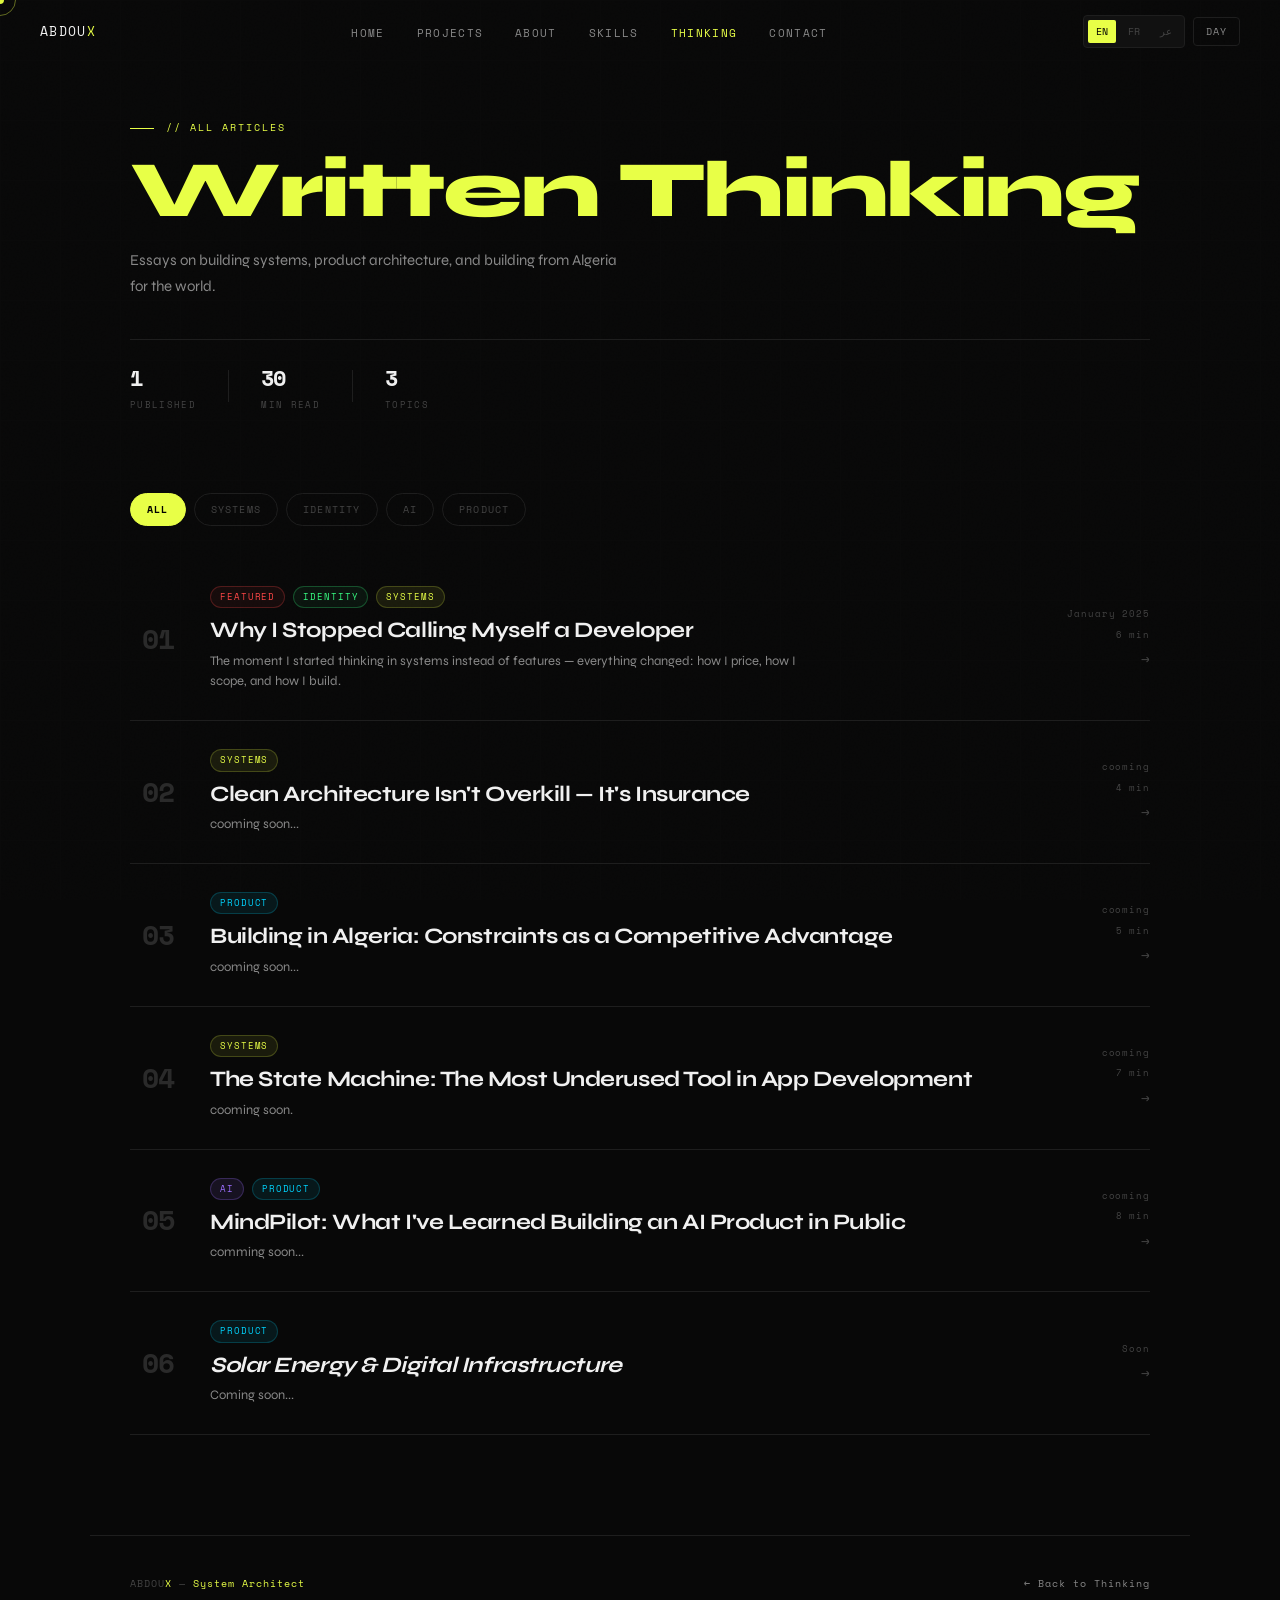
<file: pages/all-articles.html>
<!DOCTYPE html>
<html lang="ar" dir="rtl" data-theme="dark">
<head>
  <link rel="preconnect" href="https://fonts.googleapis.com">
  <link rel="preconnect" href="https://fonts.gstatic.com" crossorigin>
  <link href="https://fonts.googleapis.com/css2?family=Space+Mono:wght@400;700&family=Syne:wght@400;600;700;800&family=IBM+Plex+Sans+Arabic:wght@300;400;500;600;700&display=swap" rel="stylesheet">
  <meta charset="UTF-8"/>
  <meta name="viewport" content="width=device-width, initial-scale=1.0"/>
  <title data-i18n-title="page_title">جميع المقالات — AbdouX</title>
  <style>
:root {
  --bg-primary: #080808;
  --bg-secondary: #0f0f0f;
  --bg-card: #111111;
  --bg-card-hover: #161616;
  --border: #1e1e1e;
  --border-bright: #2a2a2a;
  --text-primary: #f0f0f0;
  --text-secondary: #888;
  --text-muted: #444;
  --accent: #e8ff47;
  --accent-dim: rgba(232,255,71,0.08);
  --accent-glow: rgba(232,255,71,0.15);
  --violet: #9d6fff;
  --violet-dim: rgba(157,111,255,0.1);
  --cyan: #00d4ff;
  --cyan-dim: rgba(0,212,255,0.08);
  --red: #ff4747;
  --green: #39ff84;
  --font-display: 'Syne', sans-serif;
  --font-mono: 'Space Mono', monospace;
  --font-arabic: 'IBM Plex Sans Arabic', sans-serif;
  --radius: 4px;
  --radius-lg: 8px;
  --transition: 0.25s cubic-bezier(0.4,0,0.2,1);
}
[data-theme="light"] {
  --bg-primary: #f5f5f0; --bg-secondary: #ebebeb; --bg-card: #ffffff;
  --bg-card-hover: #f9f9f9; --border: #e0e0e0; --border-bright: #cccccc;
  --text-primary: #0a0a0a; --text-secondary: #555; --text-muted: #aaa;
  --accent: #1a1a00; --accent-dim: rgba(26,26,0,0.06); --accent-glow: rgba(26,26,0,0.1);
}
* { margin:0; padding:0; box-sizing:border-box; }
html { scroll-behavior:smooth; cursor:none; }
body {
  background: var(--bg-primary);
  color: var(--text-primary);
  font-family: var(--font-arabic);
  line-height: 1.6;
  overflow-x: hidden;
  transition: background var(--transition), color var(--transition);
}
::-webkit-scrollbar { width:3px; }
::-webkit-scrollbar-track { background:var(--bg-primary); }
::-webkit-scrollbar-thumb { background:var(--border-bright); }
body::before {
  content:''; position:fixed; inset:0;
  background-image:url("data:image/svg+xml,%3Csvg viewBox='0 0 512 512' xmlns='http://www.w3.org/2000/svg'%3E%3Cfilter id='noise'%3E%3CfeTurbulence type='fractalNoise' baseFrequency='0.9' numOctaves='4' stitchTiles='stitch'/%3E%3C/filter%3E%3Crect width='100%25' height='100%25' filter='url(%23noise)' opacity='0.04'/%3E%3C/svg%3E");
  pointer-events:none; z-index:0; opacity:0.4;
}
.cursor { width:8px;height:8px;background:var(--accent);border-radius:50%;position:fixed;top:0;left:0;pointer-events:none;z-index:9999;transform:translate(-50%,-50%);transition:width .2s,height .2s;mix-blend-mode:difference; }
.cursor-ring { width:32px;height:32px;border:1px solid rgba(232,255,71,0.4);border-radius:50%;position:fixed;top:0;left:0;pointer-events:none;z-index:9998;transform:translate(-50%,-50%);transition:all .12s ease; }

/* NAVBAR */
.navbar { position:fixed;top:0;left:0;right:0;z-index:1000;padding:0 40px;height:64px;display:flex;align-items:center;justify-content:space-between;border-bottom:1px solid transparent;transition:all var(--transition); }
.navbar.scrolled { background:rgba(8,8,8,0.92);border-bottom-color:var(--border);backdrop-filter:blur(20px); }
[data-theme="light"] .navbar.scrolled { background:rgba(245,245,240,0.92); }
.nav-logo { font-family:var(--font-mono);font-size:13px;color:var(--text-primary);text-decoration:none;letter-spacing:0.1em; }
.nav-logo span { color:var(--accent); }
.nav-links { display:flex;align-items:center;gap:32px;list-style:none; }
.nav-links a { font-family:var(--font-mono);font-size:11px;color:var(--text-secondary);text-decoration:none;letter-spacing:0.12em;text-transform:uppercase;transition:color var(--transition); }
.nav-links a:hover { color:var(--text-primary); }
.nav-links a.active { color:var(--accent); }
.nav-controls { display:flex;align-items:center;gap:8px; }
.btn-control { background:transparent;border:1px solid var(--border);color:var(--text-secondary);font-family:var(--font-mono);font-size:10px;padding:6px 12px;border-radius:var(--radius);cursor:none;letter-spacing:0.1em;transition:all var(--transition); }
.btn-control:hover { border-color:var(--accent);color:var(--accent); }
.lang-switcher { display:flex;align-items:center;gap:4px;background:var(--bg-card);border:1px solid var(--border);border-radius:var(--radius);padding:4px; }
.lang-btn { background:transparent;border:none;color:var(--text-muted);font-family:var(--font-mono);font-size:10px;padding:4px 8px;border-radius:2px;cursor:none;transition:all var(--transition); }
.lang-btn.active { background:var(--accent);color:#000; }
.lang-btn:hover:not(.active) { color:var(--text-primary); }
.nav-hamburger { display:none;flex-direction:column;gap:5px;cursor:none;padding:8px;background:transparent;border:none; }
.nav-hamburger span { display:block;width:20px;height:1px;background:var(--text-primary);transition:all var(--transition); }
.nav-mobile { display:none;position:fixed;inset:64px 0 0 0;background:var(--bg-primary);z-index:999;padding:40px;flex-direction:column;gap:24px;border-top:1px solid var(--border); }
.nav-mobile.open { display:flex; }
.nav-mobile a { font-family:var(--font-mono);font-size:14px;color:var(--text-secondary);text-decoration:none;letter-spacing:0.1em;text-transform:uppercase;padding:12px 0;border-bottom:1px solid var(--border);transition:color var(--transition); }
.nav-mobile a:hover { color:var(--accent); }

main { position:relative;z-index:1; }

/* PAGE HEADER */
.page-header {
  max-width: 1100px;
  margin: 0 auto;
  padding: 120px 40px 60px;
  position: relative;
}
.page-header-grid {
  position: fixed; inset: 0;
  background-image: linear-gradient(var(--border) 1px,transparent 1px), linear-gradient(90deg,var(--border) 1px,transparent 1px);
  background-size: 60px 60px; opacity: 0.12; pointer-events: none; z-index: 0;
}
.section-label {
  font-family: var(--font-mono); font-size: 10px; color: var(--accent);
  letter-spacing: 0.2em; text-transform: uppercase; margin-bottom: 16px;
  display: flex; align-items: center; gap: 12px;
}
.section-label::before { content:''; width:24px; height:1px; background:var(--accent); }
[dir="rtl"] .section-label::before { order:1; }

.page-title {
  font-size: clamp(40px, 7vw, 80px);
  font-weight: 800; line-height: 0.95;
  letter-spacing: -0.03em; margin-bottom: 20px;
}
.page-title span { color: var(--accent); }
.page-subtitle {
  font-size: 15px; color: var(--text-secondary);
  max-width: 500px; line-height: 1.7; margin-bottom: 40px;
}

/* STATS ROW */
.stats-row {
  display: flex; align-items: center; gap: 32px;
  padding: 20px 0; border-top: 1px solid var(--border);
  flex-wrap: wrap;
}
.stat-item { display: flex; flex-direction: column; gap: 3px; }
.stat-num { font-family: var(--font-mono); font-size: 22px; font-weight: 700; color: var(--text-primary); letter-spacing: -0.03em; }
.stat-lbl { font-family: var(--font-mono); font-size: 9px; color: var(--text-muted); letter-spacing: 0.15em; text-transform: uppercase; }
.stat-divider { width: 1px; height: 32px; background: var(--border); }

/* FILTER TABS */
.filters-wrap {
  max-width: 1100px; margin: 0 auto;
  padding: 0 40px 32px;
  display: flex; align-items: center; gap: 8px; flex-wrap: wrap;
}
.filter-btn {
  font-family: var(--font-mono); font-size: 10px; letter-spacing: 0.12em;
  text-transform: uppercase; padding: 8px 16px;
  border: 1px solid var(--border); border-radius: 20px;
  background: transparent; color: var(--text-muted);
  cursor: none; transition: all var(--transition);
}
.filter-btn:hover { border-color: var(--border-bright); color: var(--text-secondary); }
.filter-btn.active { background: var(--accent); border-color: var(--accent); color: #000; font-weight: 700; }
.filter-btn[data-filter="systems"].active { background: var(--accent); border-color: var(--accent); }
.filter-btn[data-filter="ai"].active { background: var(--violet); border-color: var(--violet); color: #fff; }
.filter-btn[data-filter="product"].active { background: var(--cyan); border-color: var(--cyan); color: #000; }
.filter-btn[data-filter="identity"].active { background: var(--green); border-color: var(--green); color: #000; }

/* ARTICLES LIST */
.articles-wrap {
  max-width: 1100px; margin: 0 auto;
  padding: 0 40px 100px;
}

.article-row {
  display: grid;
  grid-template-columns: 56px 1fr auto;
  gap: 24px;
  align-items: center;
  padding: 28px 0;
  border-bottom: 1px solid var(--border);
  text-decoration: none;
  color: var(--text-primary);
  cursor: none;
  transition: all var(--transition);
  position: relative;
}
.article-row::before {
  content: '';
  position: absolute;
  inset: 0 -16px;
  border-radius: var(--radius);
  background: var(--accent-dim);
  opacity: 0;
  transition: opacity var(--transition);
}
.article-row:hover::before { opacity: 1; }
.article-row:hover .article-title { color: var(--accent); }
.article-row:hover .article-num { color: var(--accent); }

.article-num {
  font-family: var(--font-mono); font-size: 28px; font-weight: 700;
  color: var(--border-bright); letter-spacing: -0.04em;
  line-height: 1; transition: color var(--transition);
  text-align: center;
}

.article-body {}
.article-tags {
  display: flex; align-items: center; gap: 8px;
  margin-bottom: 8px; flex-wrap: wrap;
}
.article-tag {
  font-family: var(--font-mono); font-size: 9px;
  padding: 3px 9px; border-radius: 20px;
  border: 1px solid var(--border); color: var(--text-muted);
  letter-spacing: 0.1em; text-transform: uppercase;
}
.article-tag.identity { color: var(--green); border-color: rgba(57,255,132,0.25); background: rgba(57,255,132,0.05); }
.article-tag.systems { color: var(--accent); border-color: rgba(232,255,71,0.2); background: var(--accent-dim); }
.article-tag.ai { color: var(--violet); border-color: rgba(157,111,255,0.25); background: var(--violet-dim); }
.article-tag.product { color: var(--cyan); border-color: rgba(0,212,255,0.2); background: var(--cyan-dim); }
.article-tag.featured { color: var(--red); border-color: rgba(255,71,71,0.25); background: rgba(255,71,71,0.06); }

.article-title {
  font-size: clamp(16px, 2.2vw, 22px); font-weight: 700;
  letter-spacing: -0.02em; line-height: 1.3;
  margin-bottom: 6px; transition: color var(--transition);
}
.article-excerpt {
  font-size: 13px; color: var(--text-secondary);
  line-height: 1.6; max-width: 600px;
}

.article-meta {
  display: flex; flex-direction: column;
  align-items: flex-end; gap: 6px;
  flex-shrink: 0;
}
[dir="rtl"] .article-meta { align-items: flex-start; }
.article-date { font-family: var(--font-mono); font-size: 9px; color: var(--text-muted); letter-spacing: 0.1em; white-space: nowrap; }
.article-time { font-family: var(--font-mono); font-size: 9px; color: var(--text-muted); letter-spacing: 0.1em; white-space: nowrap; }
.article-arrow {
  font-family: var(--font-mono); font-size: 14px;
  color: var(--text-muted); transition: all var(--transition);
}
.article-row:hover .article-arrow { color: var(--accent); transform: translateX(-4px); }
[dir="ltr"] .article-row:hover .article-arrow { transform: translateX(4px); }

/* COMING SOON ROW */
.article-row.coming {
  opacity: 0.4; pointer-events: none;
}
.article-row.coming .article-title { font-style: italic; }

/* FOOTER */
footer { border-top:1px solid var(--border);padding:40px;max-width:1100px;margin:0 auto;display:flex;align-items:center;justify-content:space-between;flex-wrap:wrap;gap:16px; }
.footer-mono { font-family:var(--font-mono);font-size:10px;color:var(--text-muted);letter-spacing:0.1em; }
.footer-mono span { color:var(--accent); }

/* ANIMATIONS */
.fade-up { opacity:0;transform:translateY(20px);transition:opacity .5s ease,transform .5s ease; }
.fade-up.visible { opacity:1;transform:translateY(0); }

/* RESPONSIVE */
@media (max-width: 768px) {
  .navbar { padding:0 20px; }
  .nav-links { display:none; }
  .nav-hamburger { display:flex; }
  .page-header { padding:100px 20px 40px; }
  .filters-wrap { padding:0 20px 24px; }
  .articles-wrap { padding:0 20px 60px; }
  .article-row { grid-template-columns: 40px 1fr; gap: 16px; }
  .article-meta { display:none; }
  footer { padding:24px 20px;flex-direction:column;align-items:flex-start; }
}
  </style>
  <script>
  (function(){
    var loc=window.location.href,isP=loc.indexOf('/pages/')>-1,base=isP?'../':'';
    var pages={home:base+'index.html',projects:base+'pages/projects.html',about:base+'pages/about.html',skills:base+'pages/skills.html',insights:base+'pages/insights.html',contact:base+'pages/contact.html'};
    window.goTo=function(p){if(pages[p])window.location.href=pages[p];};
    document.addEventListener('DOMContentLoaded',function(){
      document.querySelectorAll('[data-page]').forEach(function(el){var p=el.getAttribute('data-page');if(pages[p])el.href=pages[p];});
    });
  })();
  </script>
</head>
<body>

<div class="page-header-grid"></div>

<nav class="navbar">
  <a href="#" data-page="home" class="nav-logo">ABDOU<span>X</span></a>
  <ul class="nav-links">
    <li><a href="#" data-page="home"     data-i18n="nav_home">Home</a></li>
    <li><a href="#" data-page="projects" data-i18n="nav_projects">Projects</a></li>
    <li><a href="#" data-page="about"    data-i18n="nav_about">About</a></li>
    <li><a href="#" data-page="skills"   data-i18n="nav_skills">Skills</a></li>
    <li><a href="#" data-page="insights" class="active" data-i18n="nav_insights">Thinking</a></li>
    <li><a href="#" data-page="contact"  data-i18n="nav_contact">Contact</a></li>
  </ul>
  <div class="nav-controls">
    <div class="lang-switcher">
      <button class="lang-btn" data-lang="en" onclick="switchLang('en')">EN</button>
      <button class="lang-btn" data-lang="fr" onclick="switchLang('fr')">FR</button>
      <button class="lang-btn active" data-lang="ar" onclick="switchLang('ar')">عر</button>
    </div>
    <button class="btn-control btn-theme" onclick="toggleTheme()">DAY</button>
  </div>
  <button class="nav-hamburger"><span></span><span></span><span></span></button>
</nav>
<div class="nav-mobile">
  <a href="#" data-page="home"     data-i18n="nav_home">Home</a>
  <a href="#" data-page="projects" data-i18n="nav_projects">Projects</a>
  <a href="#" data-page="about"    data-i18n="nav_about">About</a>
  <a href="#" data-page="skills"   data-i18n="nav_skills">Skills</a>
  <a href="#" data-page="insights" data-i18n="nav_insights">Thinking</a>
  <a href="#" data-page="contact"  data-i18n="nav_contact">Contact</a>
</div>

<main>

  <!-- PAGE HEADER -->
  <div class="page-header">
    <div class="section-label fade-up" data-i18n="page_label">// جميع المقالات</div>
    <h1 class="page-title fade-up">
      <span data-i18n="page_h1">أفكار</span>
      <span style="color:var(--accent);" data-i18n="page_h2">مكتوبة</span>
    </h1>
    <p class="page-subtitle fade-up" data-i18n="page_sub">
      مقالات عن بناء الأنظمة، هندسة المنتجات، والبناء من الجزائر للعالم.
    </p>
    <div class="stats-row fade-up">
      <div class="stat-item">
        <div class="stat-num">1</div>
        <div class="stat-lbl" data-i18n="stat_published">منشور</div>
      </div>
      <div class="stat-divider"></div>
      <div class="stat-item">
        <div class="stat-num">30</div>
        <div class="stat-lbl" data-i18n="stat_min">دقيقة قراءة</div>
      </div>
      <div class="stat-divider"></div>
      <div class="stat-item">
        <div class="stat-num">3</div>
        <div class="stat-lbl" data-i18n="stat_topics">محاور</div>
      </div>
    </div>
  </div>

  <!-- FILTERS -->
  <div class="filters-wrap fade-up">
    <button class="filter-btn active" data-filter="all" onclick="filterArticles('all')" data-i18n="filter_all">الكل</button>
    <button class="filter-btn" data-filter="systems" onclick="filterArticles('systems')" data-i18n="filter_systems">أنظمة</button>
    <button class="filter-btn" data-filter="identity" onclick="filterArticles('identity')" data-i18n="filter_identity">هوية</button>
    <button class="filter-btn" data-filter="ai" onclick="filterArticles('ai')" data-i18n="filter_ai">ذكاء اصطناعي</button>
    <button class="filter-btn" data-filter="product" onclick="filterArticles('product')" data-i18n="filter_product">منتج</button>
  </div>

  <!-- ARTICLES LIST -->
  <div class="articles-wrap">

    <a href="post-developer-to-architect.html" class="article-row fade-up" data-categories="identity systems">
      <div class="article-num">01</div>
      <div class="article-body">
        <div class="article-tags">
          <span class="article-tag featured" data-i18n="tag_featured">مميز</span>
          <span class="article-tag identity" data-i18n="tag_identity">هوية</span>
          <span class="article-tag systems" data-i18n="tag_systems">أنظمة</span>
        </div>
        <div class="article-title" data-i18n="a1_title">لماذا توقفتُ عن تسمية نفسي مطوراً</div>
        <div class="article-excerpt" data-i18n="a1_excerpt">اللحظة التي بدأت فيها التفكير في الأنظمة بدلاً من الميزات — تغيّر كل شيء: كيف أُسعّر، كيف أُحدّد النطاق، وكيف أبني.</div>
      </div>
      <div class="article-meta">
        <span class="article-date" data-i18n="a1_date">يناير 2025</span>
        <span class="article-time" data-i18n="a1_time">6 د</span>
        <span class="article-arrow">←</span>
      </div>
    </a>

    <a href="#" class="article-row fade-up" data-categories="systems">
      <div class="article-num">02</div>
      <div class="article-body">
        <div class="article-tags">
          <span class="article-tag systems" data-i18n="tag_systems">أنظمة</span>
        </div>
        <div class="article-title" data-i18n="a2_title">Clean Architecture ليست مبالغة — إنها تأمين</div>
        <div class="article-excerpt" data-i18n="a2_excerpt">قريبا...</div>
      </div>
      <div class="article-meta">
        <span class="article-date" data-i18n="a2_date">قريباً</span>
        <span class="article-time" data-i18n="a2_time">4 د</span>
        <span class="article-arrow">←</span>
      </div>
    </a>

    <a href="#" class="article-row fade-up" data-categories="product">
      <div class="article-num">03</div>
      <div class="article-body">
        <div class="article-tags">
          <span class="article-tag product" data-i18n="tag_product">منتج</span>
        </div>
        <div class="article-title" data-i18n="a3_title">البناء في الجزائر: القيود كميزة تنافسية</div>
        <div class="article-excerpt" data-i18n="a3_excerpt">قريبا...</div>
      </div>
      <div class="article-meta">
        <span class="article-date" data-i18n="a3_date">قريباً</span>
        <span class="article-time" data-i18n="a3_time">5 د</span>
        <span class="article-arrow">←</span>
      </div>
    </a>

    <a href="#" class="article-row fade-up" data-categories="systems">
      <div class="article-num">04</div>
      <div class="article-body">
        <div class="article-tags">
          <span class="article-tag systems" data-i18n="tag_systems">أنظمة</span>
        </div>
        <div class="article-title" data-i18n="a4_title">آلة الحالة: الأداة الأكثر إهمالاً في تطوير التطبيقات</div>
        <div class="article-excerpt" data-i18n="a4_excerpt">قريبا...</div>
      </div>
      <div class="article-meta">
        <span class="article-date" data-i18n="a4_date">قريباً</span>
        <span class="article-time" data-i18n="a4_time">7 د</span>
        <span class="article-arrow">←</span>
      </div>
    </a>

    <a href="#" class="article-row fade-up" data-categories="ai product">
      <div class="article-num">05</div>
      <div class="article-body">
        <div class="article-tags">
          <span class="article-tag ai" data-i18n="tag_ai">ذكاء اصطناعي</span>
          <span class="article-tag product" data-i18n="tag_product">منتج</span>
        </div>
        <div class="article-title" data-i18n="a5_title">MindPilot: ما تعلمته من بناء منتج ذكاء اصطناعي أمام الجمهور</div>
        <div class="article-excerpt" data-i18n="a5_excerpt">قريبا...</div>
      </div>
      <div class="article-meta">
        <span class="article-date" data-i18n="a5_date">قريباً</span>
        <span class="article-time" data-i18n="a5_time">8 د</span>
        <span class="article-arrow">←</span>
      </div>
    </a>

    <div class="article-row coming fade-up" data-categories="product">
      <div class="article-num">06</div>
      <div class="article-body">
        <div class="article-tags">
          <span class="article-tag product" data-i18n="tag_product">منتج</span>
        </div>
        <div class="article-title" data-i18n="a6_title">الطاقة الشمسية والبنية التحتية الرقمية</div>
        <div class="article-excerpt" data-i18n="a6_coming">قريباً...</div>
      </div>
      <div class="article-meta">
        <span class="article-date" data-i18n="a6_date">قريباً</span>
        <span class="article-arrow">←</span>
      </div>
    </div>

  </div>

</main>

<footer>
  <div class="footer-mono">ABDOU<span>X</span> — <span data-i18n="footer_role">مهندس أنظمة</span></div>
  <div class="footer-mono">
    <a href="#" data-page="insights" style="color:var(--text-secondary);text-decoration:none;letter-spacing:0.1em;font-family:var(--font-mono);font-size:10px;" data-i18n="footer_back">← العودة للرئيسية</a>
  </div>
</footer>

<script>
const t = {
  ar: {
    page_title:'جميع المقالات — AbdouX',
    nav_home:'الرئيسية',nav_projects:'المشاريع',nav_about:'عني',nav_skills:'المهارات',nav_insights:'أفكاري',nav_contact:'تواصل',
    page_label:'// جميع المقالات',
    page_h1:'أفكار',page_h2:'مكتوبة',
    page_sub:'مقالات عن بناء الأنظمة، هندسة المنتجات، والبناء من الجزائر للعالم.',
    stat_published:'منشور',stat_min:'دقيقة قراءة',stat_topics:'محاور',
    filter_all:'الكل',filter_systems:'أنظمة',filter_identity:'هوية',filter_ai:'ذكاء اصطناعي',filter_product:'منتج',
    tag_featured:'مميز',tag_identity:'هوية',tag_systems:'أنظمة',tag_ai:'ذكاء اصطناعي',tag_product:'منتج',
    a1_title:'لماذا توقفتُ عن تسمية نفسي مطوراً',a1_excerpt:'اللحظة التي بدأت فيها التفكير في الأنظمة بدلاً من الميزات — تغيّر كل شيء: كيف أُسعّر، كيف أُحدّد النطاق، وكيف أبني.',a1_date:'يناير 2025',a1_time:'6 د',
    a2_title:'Clean Architecture ليست مبالغة — إنها تأمين',a2_excerpt:'قريبا....',a2_date:'قريبا ',a2_time:'4 د',
    a3_title:'البناء في الجزائر: القيود كميزة تنافسية',a3_excerpt:'قريبا...',a3_date:'قريبا ',a3_time:'5 د',
    a4_title:'آلة الحالة: الأداة الأكثر إهمالاً في تطوير التطبيقات',a4_excerpt:'قريبا...',a4_date:'قريبا',a4_time:'7 د',
    a5_title:'MindPilot: ما تعلمته من بناء منتج ذكاء اصطناعي أمام الجمهور',a5_excerpt:'قريبا...".',a5_date:'قريبا',a5_time:'8 د',
    a6_title:'الطاقة الشمسية والبنية التحتية الرقمية',a6_coming:'قريباً...',a6_date:'قريباً',
    footer_role:'مهندس أنظمة',footer_back:'← العودة للمقالات',
  },
  en: {
    page_title:'All Articles — AbdouX',
    nav_home:'Home',nav_projects:'Projects',nav_about:'About',nav_skills:'Skills',nav_insights:'Thinking',nav_contact:'Contact',
    page_label:'// All Articles',
    page_h1:'Written',page_h2:'Thinking',
    page_sub:'Essays on building systems, product architecture, and building from Algeria for the world.',
    stat_published:'Published',stat_min:'Min read',stat_topics:'Topics',
    filter_all:'All',filter_systems:'Systems',filter_identity:'Identity',filter_ai:'AI',filter_product:'Product',
    tag_featured:'Featured',tag_identity:'Identity',tag_systems:'Systems',tag_ai:'AI',tag_product:'Product',
    a1_title:'Why I Stopped Calling Myself a Developer',a1_excerpt:'The moment I started thinking in systems instead of features — everything changed: how I price, how I scope, and how I build.',a1_date:'January 2025',a1_time:'6 min',
    a2_title:"Clean Architecture Isn't Overkill — It's Insurance",a2_excerpt:"cooming soon...",a2_date:'cooming',a2_time:'4 min',
    a3_title:'Building in Algeria: Constraints as a Competitive Advantage',a3_excerpt:"cooming soon...",a3_date:'cooming',a3_time:'5 min',
    a4_title:'The State Machine: The Most Underused Tool in App Development',a4_excerpt:'cooming soon.',a4_date:'cooming',a4_time:'7 min',
    a5_title:"MindPilot: What I've Learned Building an AI Product in Public",a5_excerpt:"comming soon...",a5_date:'cooming',a5_time:'8 min',
    a6_title:'Solar Energy & Digital Infrastructure',a6_coming:'Coming soon...',a6_date:'Soon',
    footer_role:'System Architect',footer_back:'← Back to Thinking',
  },
  fr: {
    page_title:'Tous les Articles — AbdouX',
    nav_home:'Accueil',nav_projects:'Projets',nav_about:'À propos',nav_skills:'Compétences',nav_insights:'Réflexions',nav_contact:'Contact',
    page_label:'// Tous les articles',
    page_h1:'Pensées',page_h2:'Écrites',
    page_sub:"Essais sur la construction de systèmes, l'architecture produit, et construire depuis l'Algérie pour le monde.",
    stat_published:'Publiés',stat_min:'Min de lecture',stat_topics:'Thèmes',
    filter_all:'Tout',filter_systems:'Systèmes',filter_identity:'Identité',filter_ai:'IA',filter_product:'Produit',
    tag_featured:'Vedette',tag_identity:'Identité',tag_systems:'Systèmes',tag_ai:'IA',tag_product:'Produit',
    a1_title:"Pourquoi j'ai arrêté de me dire développeur",a1_excerpt:"Le moment où j'ai commencé à penser en systèmes — tout a changé : comment je facture, comment je cadre, comment je construis.",a1_date:'Janvier 2025',a1_time:'6 min',
    a2_title:"La Clean Architecture n'est pas excessive — c'est une assurance",a2_excerpt:"cooming soon.",a2_date:'cooming',a2_time:'4 min',
    a3_title:'Construire en Algérie : les contraintes comme avantage concurrentiel',a3_excerpt:"comming soon...",a3_date:'cooming soon',a3_time:'5 min',
    a4_title:"La machine à états : l'outil le plus sous-utilisé en développement",a4_excerpt:"cooming soon.",a4_date:'cooming',a4_time:'7 min',
    a5_title:"MindPilot : ce que j'ai appris en construisant un produit IA en public",a5_excerpt:"cooming soon.",a5_date:'cooming',a5_time:'8 min',
    a6_title:'Énergie solaire & infrastructure numérique',a6_coming:'Bientôt...',a6_date:'Bientôt',
    footer_role:'Architecte Système',footer_back:'← Retour aux réflexions',
  }
};

const App = {
  state: { lang: 'ar', theme: 'dark', menuOpen: false },

  init() {
    this.initTheme();
    this.initLang();
    this.initCursor();
    this.initNavbar();
    this.initAnimations();
    this.initMobileMenu();
  },

  initTheme() {
    const saved = localStorage.getItem('portfolio_theme') || 'dark';
    this.state.theme = saved;
    document.documentElement.setAttribute('data-theme', saved);
    const btn = document.querySelector('.btn-theme');
    if (btn) btn.textContent = saved === 'dark' ? 'DAY' : 'NIGHT';
  },

  toggleTheme() {
    const th = this.state.theme === 'dark' ? 'light' : 'dark';
    this.state.theme = th;
    document.documentElement.setAttribute('data-theme', th);
    localStorage.setItem('portfolio_theme', th);
    const btn = document.querySelector('.btn-theme');
    if (btn) btn.textContent = th === 'dark' ? 'DAY' : 'NIGHT';
  },

  initLang() {
    const saved = localStorage.getItem('portfolio_lang') || 'ar';
    this.applyLang(saved);
  },

  applyLang(lang) {
    if (!t[lang]) return;
    this.state.lang = lang;
    const tr = t[lang];
    const isRTL = lang === 'ar';
    document.documentElement.setAttribute('dir', isRTL ? 'rtl' : 'ltr');
    document.documentElement.setAttribute('lang', lang);
    document.body.style.fontFamily = isRTL ? "'IBM Plex Sans Arabic',sans-serif" : "'Syne',sans-serif";
    if (tr.page_title) document.title = tr.page_title;
    document.querySelectorAll('[data-i18n]').forEach(el => {
      const k = el.getAttribute('data-i18n');
      if (tr[k] !== undefined) el.textContent = tr[k];
    });
    // arrow direction
    document.querySelectorAll('.article-arrow').forEach(el => {
      el.textContent = isRTL ? '←' : '→';
    });
    document.querySelectorAll('.lang-btn').forEach(b =>
      b.classList.toggle('active', b.getAttribute('data-lang') === lang)
    );
    localStorage.setItem('portfolio_lang', lang);
  },

  initCursor() {
    const c = document.createElement('div'); c.className = 'cursor';
    const r = document.createElement('div'); r.className = 'cursor-ring';
    document.body.appendChild(c); document.body.appendChild(r);
    let mx=0,my=0,rx=0,ry=0;
    document.addEventListener('mousemove', e => { mx=e.clientX; my=e.clientY; c.style.left=mx+'px'; c.style.top=my+'px'; });
    const a = () => { rx+=(mx-rx)*.12; ry+=(my-ry)*.12; r.style.left=rx+'px'; r.style.top=ry+'px'; requestAnimationFrame(a); };
    a();
    document.querySelectorAll('a,button').forEach(el => {
      el.addEventListener('mouseenter', () => { c.style.width='12px'; c.style.height='12px'; r.style.width='48px'; r.style.height='48px'; r.style.borderColor='rgba(232,255,71,0.6)'; });
      el.addEventListener('mouseleave', () => { c.style.width='8px'; c.style.height='8px'; r.style.width='32px'; r.style.height='32px'; r.style.borderColor='rgba(232,255,71,0.4)'; });
    });
  },

  initNavbar() {
    const n = document.querySelector('.navbar');
    if (!n) return;
    window.addEventListener('scroll', () => n.classList.toggle('scrolled', window.scrollY > 20));
  },

  initAnimations() {
    const o = new IntersectionObserver(entries => {
      entries.forEach((e, i) => {
        if (e.isIntersecting) setTimeout(() => e.target.classList.add('visible'), i * 50);
      });
    }, { threshold: 0.05 });
    document.querySelectorAll('.fade-up').forEach(el => o.observe(el));
  },

  initMobileMenu() {
    const h = document.querySelector('.nav-hamburger'), m = document.querySelector('.nav-mobile');
    if (!h || !m) return;
    h.addEventListener('click', () => { this.state.menuOpen = !this.state.menuOpen; m.classList.toggle('open', this.state.menuOpen); });
    document.querySelectorAll('.nav-mobile a').forEach(a => a.addEventListener('click', () => { this.state.menuOpen = false; m.classList.remove('open'); }));
  },
};

window.toggleTheme = () => App.toggleTheme();
window.switchLang  = l => App.applyLang(l);
window.filterArticles = (cat) => {
  document.querySelectorAll('.filter-btn').forEach(b => b.classList.toggle('active', b.getAttribute('data-filter') === cat));
  document.querySelectorAll('.article-row').forEach(row => {
    if (row.classList.contains('coming')) return;
    const cats = row.getAttribute('data-categories') || '';
    const show = cat === 'all' || cats.includes(cat);
    row.style.display = show ? 'grid' : 'none';
  });
};

document.addEventListener('DOMContentLoaded', () => App.init());
</script>
</body>
</html>
</file>
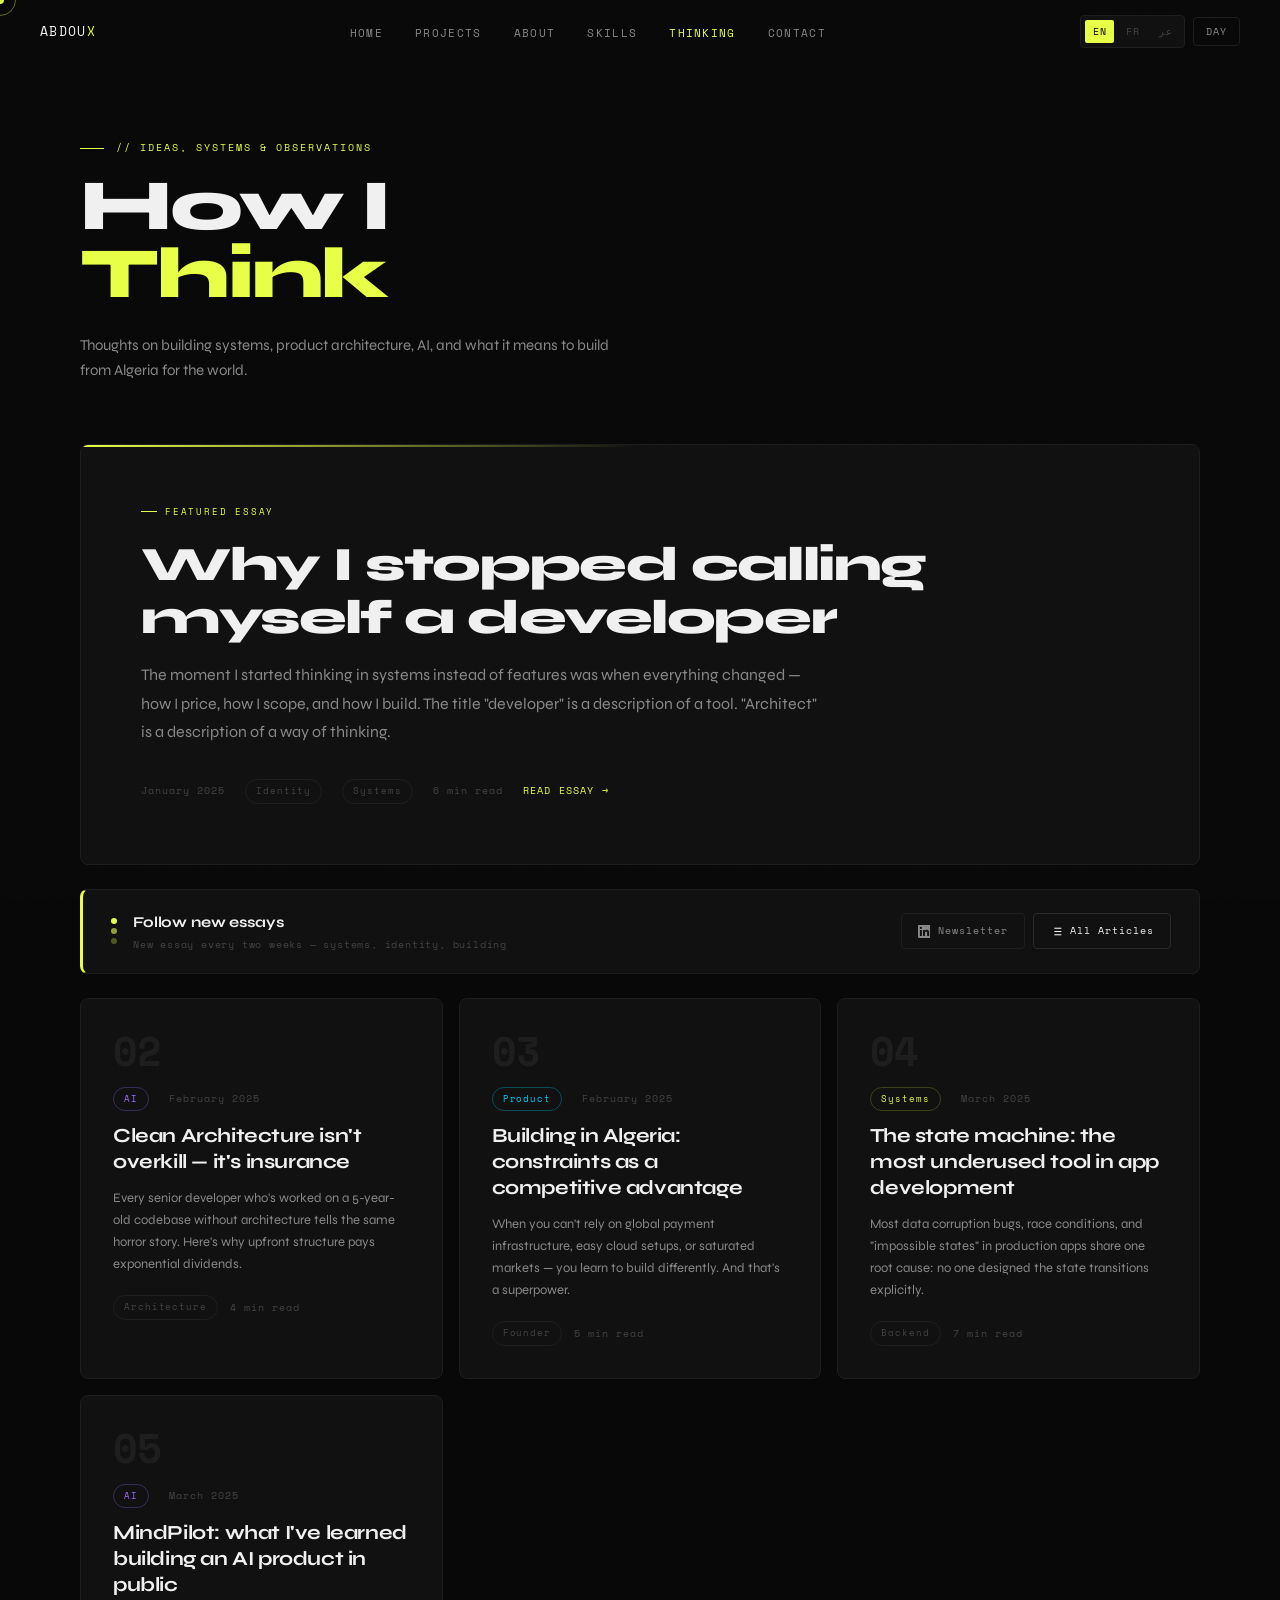
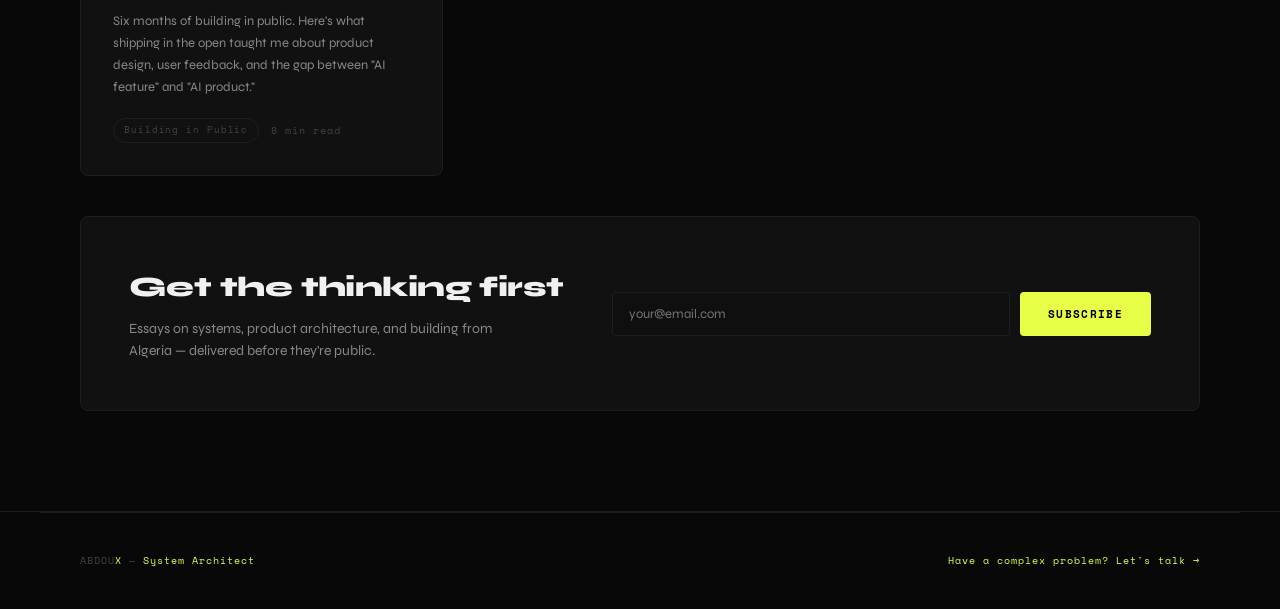
<file: pages/insights.html>
<!DOCTYPE html>
<html lang="en" dir="ltr" data-theme="dark">
<head>
  <link rel="preconnect" href="https://fonts.googleapis.com">
  <link rel="preconnect" href="https://fonts.gstatic.com" crossorigin>
  <link href="https://fonts.googleapis.com/css2?family=Space+Mono:ital,wght@0,400;0,700;1,400&family=Syne:wght@400;600;700;800&family=IBM+Plex+Sans+Arabic:wght@300;400;500;600;700&display=swap" rel="stylesheet">
  <meta charset="UTF-8"/>
  <meta name="viewport" content="width=device-width, initial-scale=1.0"/>
  <title>Thinking — AbdouX</title>
  <style>
:root {
  --bg-primary: #080808;
  --bg-secondary: #0f0f0f;
  --bg-card: #111111;
  --bg-card-hover: #161616;
  --border: #1e1e1e;
  --border-bright: #2a2a2a;
  --text-primary: #f0f0f0;
  --text-secondary: #888;
  --text-muted: #444;
  --accent: #e8ff47;
  --accent-dim: rgba(232,255,71,0.08);
  --accent-glow: rgba(232,255,71,0.15);
  --violet: #9d6fff;
  --violet-dim: rgba(157,111,255,0.1);
  --cyan: #00d4ff;
  --cyan-dim: rgba(0,212,255,0.08);
  --red: #ff4747;
  --green: #39ff84;
  --font-display: 'Syne', sans-serif;
  --font-mono: 'Space Mono', monospace;
  --font-arabic: 'IBM Plex Sans Arabic', sans-serif;
  --radius: 4px;
  --radius-lg: 8px;
  --transition: 0.25s cubic-bezier(0.4,0,0.2,1);
}

[data-theme="light"] {
  --bg-primary: #f5f5f0;
  --bg-secondary: #ebebeb;
  --bg-card: #ffffff;
  --bg-card-hover: #f9f9f9;
  --border: #e0e0e0;
  --border-bright: #cccccc;
  --text-primary: #0a0a0a;
  --text-secondary: #555;
  --text-muted: #aaa;
  --accent: #1a1a00;
  --accent-dim: rgba(26,26,0,0.06);
  --accent-glow: rgba(26,26,0,0.1);
}

* { margin: 0; padding: 0; box-sizing: border-box; }

html {
  scroll-behavior: smooth;
  cursor: none;
}

body {
  background: var(--bg-primary);
  color: var(--text-primary);
  font-family: var(--font-display);
  line-height: 1.6;
  overflow-x: hidden;
  transition: background var(--transition), color var(--transition);
}

body[dir="rtl"] {
  font-family: var(--font-arabic);
}

/* CUSTOM CURSOR */
.cursor {
  width: 8px; height: 8px;
  background: var(--accent);
  border-radius: 50%;
  position: fixed;
  top: 0; left: 0;
  pointer-events: none;
  z-index: 9999;
  transform: translate(-50%, -50%);
  transition: width 0.2s, height 0.2s, background 0.2s;
  mix-blend-mode: difference;
}
.cursor-ring {
  width: 32px; height: 32px;
  border: 1px solid rgba(232,255,71,0.4);
  border-radius: 50%;
  position: fixed;
  top: 0; left: 0;
  pointer-events: none;
  z-index: 9998;
  transform: translate(-50%, -50%);
  transition: all 0.12s ease;
}
body:hover .cursor { opacity: 1; }

/* SCROLLBAR */
::-webkit-scrollbar { width: 3px; }
::-webkit-scrollbar-track { background: var(--bg-primary); }
::-webkit-scrollbar-thumb { background: var(--border-bright); }

/* NOISE OVERLAY */
body::before {
  content: '';
  position: fixed;
  inset: 0;
  background-image: url("data:image/svg+xml,%3Csvg viewBox='0 0 512 512' xmlns='http://www.w3.org/2000/svg'%3E%3Cfilter id='noise'%3E%3CfeTurbulence type='fractalNoise' baseFrequency='0.9' numOctaves='4' stitchTiles='stitch'/%3E%3C/filter%3E%3Crect width='100%25' height='100%25' filter='url(%23noise)' opacity='0.04'/%3E%3C/svg%3E");
  pointer-events: none;
  z-index: 0;
  opacity: 0.4;
}

/* NAVBAR */
.navbar {
  position: fixed;
  top: 0; left: 0; right: 0;
  z-index: 1000;
  padding: 0 40px;
  height: 64px;
  display: flex;
  align-items: center;
  justify-content: space-between;
  border-bottom: 1px solid transparent;
  transition: all var(--transition);
  backdrop-filter: blur(0px);
}
.navbar.scrolled {
  background: rgba(8,8,8,0.92);
  border-bottom-color: var(--border);
  backdrop-filter: blur(20px);
}
[data-theme="light"] .navbar.scrolled {
  background: rgba(245,245,240,0.92);
}

.nav-logo {
  font-family: var(--font-mono);
  font-size: 13px;
  color: var(--text-primary);
  text-decoration: none;
  letter-spacing: 0.1em;
}
.nav-logo span { color: var(--accent); }

.nav-links {
  display: flex;
  align-items: center;
  gap: 32px;
  list-style: none;
}
.nav-links a {
  font-family: var(--font-mono);
  font-size: 11px;
  color: var(--text-secondary);
  text-decoration: none;
  letter-spacing: 0.12em;
  text-transform: uppercase;
  transition: color var(--transition);
}
.nav-links a:hover { color: var(--text-primary); }
.nav-links a.active { color: var(--accent); }

.nav-controls {
  display: flex;
  align-items: center;
  gap: 8px;
}

.btn-control {
  background: transparent;
  border: 1px solid var(--border);
  color: var(--text-secondary);
  font-family: var(--font-mono);
  font-size: 10px;
  padding: 6px 12px;
  border-radius: var(--radius);
  cursor: none;
  letter-spacing: 0.1em;
  transition: all var(--transition);
}
.btn-control:hover {
  border-color: var(--accent);
  color: var(--accent);
}

.lang-switcher {
  display: flex;
  align-items: center;
  gap: 4px;
  background: var(--bg-card);
  border: 1px solid var(--border);
  border-radius: var(--radius);
  padding: 4px;
}
.lang-btn {
  background: transparent;
  border: none;
  color: var(--text-muted);
  font-family: var(--font-mono);
  font-size: 10px;
  padding: 4px 8px;
  border-radius: 2px;
  cursor: none;
  transition: all var(--transition);
  letter-spacing: 0.05em;
}
.lang-btn.active {
  background: var(--accent);
  color: #000;
}
.lang-btn:hover:not(.active) {
  color: var(--text-primary);
}

/* NAV HAMBURGER */
.nav-hamburger {
  display: none;
  flex-direction: column;
  gap: 5px;
  cursor: none;
  padding: 8px;
  background: transparent;
  border: none;
}
.nav-hamburger span {
  display: block;
  width: 20px; height: 1px;
  background: var(--text-primary);
  transition: all var(--transition);
}

/* MOBILE NAV */
.nav-mobile {
  display: none;
  position: fixed;
  inset: 64px 0 0 0;
  background: var(--bg-primary);
  z-index: 999;
  padding: 40px;
  flex-direction: column;
  gap: 24px;
  border-top: 1px solid var(--border);
}
.nav-mobile.open { display: flex; }
.nav-mobile a {
  font-family: var(--font-mono);
  font-size: 14px;
  color: var(--text-secondary);
  text-decoration: none;
  letter-spacing: 0.1em;
  text-transform: uppercase;
  padding: 12px 0;
  border-bottom: 1px solid var(--border);
  transition: color var(--transition);
}
.nav-mobile a:hover { color: var(--accent); }

/* MAIN CONTENT */
main { position: relative; z-index: 1; }

/* SECTION COMMON */
section {
  padding: 100px 40px;
  max-width: 1200px;
  margin: 0 auto;
}

.section-label {
  font-family: var(--font-mono);
  font-size: 10px;
  color: var(--accent);
  letter-spacing: 0.2em;
  text-transform: uppercase;
  margin-bottom: 16px;
  display: flex;
  align-items: center;
  gap: 12px;
}
.section-label::before {
  content: '';
  display: inline-block;
  width: 24px; height: 1px;
  background: var(--accent);
}
[dir="rtl"] .section-label::before { order: 1; }

.section-title {
  font-size: clamp(36px, 6vw, 72px);
  font-weight: 800;
  line-height: 0.95;
  letter-spacing: -0.03em;
}

/* HERO */
.hero {
  min-height: 100vh;
  display: flex;
  flex-direction: column;
  justify-content: flex-end;
  padding: 0 40px 80px;
  position: relative;
  overflow: hidden;
}

.hero-grid-overlay {
  position: absolute;
  inset: 0;
  background-image:
    linear-gradient(var(--border) 1px, transparent 1px),
    linear-gradient(90deg, var(--border) 1px, transparent 1px);
  background-size: 60px 60px;
  opacity: 0.3;
  pointer-events: none;
}

.hero-glow {
  position: absolute;
  width: 600px; height: 600px;
  background: radial-gradient(circle, rgba(232,255,71,0.06) 0%, transparent 70%);
  top: -100px; right: -100px;
  pointer-events: none;
  animation: pulse-glow 6s ease-in-out infinite;
}
@keyframes pulse-glow {
  0%, 100% { opacity: 0.6; transform: scale(1); }
  50% { opacity: 1; transform: scale(1.1); }
}

.hero-content { position: relative; z-index: 1; max-width: 1200px; margin: 0 auto; width: 100%; }

.hero-eyebrow {
  font-family: var(--font-mono);
  font-size: 11px;
  color: var(--accent);
  letter-spacing: 0.2em;
  text-transform: uppercase;
  margin-bottom: 24px;
  display: flex;
  align-items: center;
  gap: 12px;
}
.hero-eyebrow::before {
  content: '';
  width: 40px; height: 1px;
  background: var(--accent);
}
[dir="rtl"] .hero-eyebrow { flex-direction: row-reverse; }

.hero-headline {
  font-size: clamp(48px, 8vw, 110px);
  font-weight: 800;
  line-height: 0.92;
  letter-spacing: -0.04em;
  margin-bottom: 32px;
}

.hero-headline .line-accent { color: var(--accent); }
.hero-headline .line-outline {
  -webkit-text-stroke: 1px var(--border-bright);
  color: transparent;
}

.hero-sub {
  font-size: 16px;
  color: var(--text-secondary);
  max-width: 560px;
  line-height: 1.7;
  margin-bottom: 48px;
}

.hero-actions {
  display: flex;
  align-items: center;
  gap: 16px;
  flex-wrap: wrap;
}

.btn-primary {
  background: var(--accent);
  color: #000;
  font-family: var(--font-mono);
  font-size: 11px;
  letter-spacing: 0.12em;
  text-transform: uppercase;
  padding: 14px 28px;
  border: none;
  border-radius: var(--radius);
  cursor: none;
  text-decoration: none;
  display: inline-flex;
  align-items: center;
  gap: 8px;
  font-weight: 700;
  transition: all var(--transition);
}
.btn-primary:hover {
  transform: translateY(-2px);
  box-shadow: 0 8px 32px var(--accent-glow);
}

.btn-secondary {
  background: transparent;
  color: var(--text-primary);
  font-family: var(--font-mono);
  font-size: 11px;
  letter-spacing: 0.12em;
  text-transform: uppercase;
  padding: 13px 28px;
  border: 1px solid var(--border-bright);
  border-radius: var(--radius);
  cursor: none;
  text-decoration: none;
  display: inline-flex;
  align-items: center;
  gap: 8px;
  transition: all var(--transition);
}
.btn-secondary:hover {
  border-color: var(--text-primary);
  transform: translateY(-2px);
}

.hero-bottom {
  margin-top: 80px;
  display: flex;
  align-items: center;
  justify-content: space-between;
  border-top: 1px solid var(--border);
  padding-top: 24px;
}
.hero-stats {
  display: flex;
  gap: 48px;
}
.hero-stat-num {
  font-size: 28px;
  font-weight: 800;
  letter-spacing: -0.03em;
  color: var(--text-primary);
}
.hero-stat-label {
  font-family: var(--font-mono);
  font-size: 9px;
  color: var(--text-muted);
  letter-spacing: 0.15em;
  text-transform: uppercase;
  margin-top: 4px;
}

.status-badge {
  display: flex;
  align-items: center;
  gap: 8px;
  font-family: var(--font-mono);
  font-size: 10px;
  color: var(--text-secondary);
  letter-spacing: 0.1em;
}
.status-dot {
  width: 6px; height: 6px;
  border-radius: 50%;
  background: var(--green);
  box-shadow: 0 0 8px var(--green);
  animation: status-pulse 2s ease-in-out infinite;
}
@keyframes status-pulse {
  0%, 100% { box-shadow: 0 0 4px var(--green); }
  50% { box-shadow: 0 0 12px var(--green); }
}

/* BENTO GRID */
.bento-grid {
  display: grid;
  grid-template-columns: repeat(12, 1fr);
  gap: 12px;
  max-width: 1200px;
  margin: 0 auto;
  padding: 0 40px 100px;
}

.bento-card {
  background: var(--bg-card);
  border: 1px solid var(--border);
  border-radius: var(--radius-lg);
  padding: 28px;
  position: relative;
  overflow: hidden;
  transition: all var(--transition);
  cursor: none;
}
.bento-card:hover {
  background: var(--bg-card-hover);
  border-color: var(--border-bright);
  transform: translateY(-2px);
}
.bento-card::before {
  content: '';
  position: absolute;
  inset: 0;
  opacity: 0;
  transition: opacity var(--transition);
  background: linear-gradient(135deg, var(--accent-dim), transparent);
  pointer-events: none;
}
.bento-card:hover::before { opacity: 1; }

/* Grid spans */
.span-4 { grid-column: span 4; }
.span-6 { grid-column: span 6; }
.span-8 { grid-column: span 8; }
.span-12 { grid-column: span 12; }
.span-3 { grid-column: span 3; }

.card-tag {
  font-family: var(--font-mono);
  font-size: 9px;
  color: var(--text-muted);
  letter-spacing: 0.18em;
  text-transform: uppercase;
  margin-bottom: 16px;
}

.card-title {
  font-size: 22px;
  font-weight: 700;
  letter-spacing: -0.02em;
  margin-bottom: 10px;
  line-height: 1.2;
}

.card-desc {
  font-size: 13px;
  color: var(--text-secondary);
  line-height: 1.6;
}

.card-link {
  display: inline-flex;
  align-items: center;
  gap: 6px;
  font-family: var(--font-mono);
  font-size: 10px;
  color: var(--accent);
  letter-spacing: 0.12em;
  text-decoration: none;
  text-transform: uppercase;
  margin-top: 20px;
  transition: gap var(--transition);
}
.card-link:hover { gap: 10px; }

/* Special Cards */
.card-mindpilot {
  border-color: rgba(157,111,255,0.3);
  background: linear-gradient(135deg, var(--bg-card), rgba(157,111,255,0.04));
}
.card-mindpilot:hover {
  border-color: rgba(157,111,255,0.5);
}
.card-mindpilot::before {
  background: linear-gradient(135deg, var(--violet-dim), transparent);
}

.live-badge {
  display: inline-flex;
  align-items: center;
  gap: 6px;
  background: rgba(255,71,71,0.1);
  border: 1px solid rgba(255,71,71,0.25);
  color: var(--red);
  font-family: var(--font-mono);
  font-size: 9px;
  padding: 4px 10px;
  border-radius: 20px;
  letter-spacing: 0.12em;
  text-transform: uppercase;
  margin-bottom: 16px;
}
.live-dot {
  width: 5px; height: 5px;
  border-radius: 50%;
  background: var(--red);
  animation: status-pulse 1.5s ease-in-out infinite;
}

.progress-bar-wrap {
  margin-top: 20px;
}
.progress-label {
  display: flex;
  justify-content: space-between;
  font-family: var(--font-mono);
  font-size: 9px;
  color: var(--text-muted);
  letter-spacing: 0.1em;
  margin-bottom: 6px;
}
.progress-bar {
  height: 2px;
  background: var(--border);
  border-radius: 2px;
  overflow: hidden;
}
.progress-fill {
  height: 100%;
  background: var(--violet);
  border-radius: 2px;
  box-shadow: 0 0 8px var(--violet);
  transition: width 1s ease;
}

.card-future {
  border-color: rgba(0,212,255,0.2);
  background: linear-gradient(135deg, var(--bg-card), rgba(0,212,255,0.03));
}
.card-future:hover { border-color: rgba(0,212,255,0.4); }

.future-tag {
  font-family: var(--font-mono);
  font-size: 9px;
  color: var(--cyan);
  letter-spacing: 0.18em;
  text-transform: uppercase;
  margin-bottom: 16px;
}

/* TECH TAGS */
.tech-tags {
  display: flex;
  flex-wrap: wrap;
  gap: 6px;
  margin-top: 16px;
}
.tech-tag {
  font-family: var(--font-mono);
  font-size: 9px;
  padding: 4px 10px;
  border: 1px solid var(--border);
  border-radius: 3px;
  color: var(--text-muted);
  letter-spacing: 0.08em;
}

/* FOOTER */
footer {
  border-top: 1px solid var(--border);
  padding: 40px;
  max-width: 1200px;
  margin: 0 auto;
  display: flex;
  align-items: center;
  justify-content: space-between;
  flex-wrap: wrap;
  gap: 16px;
}

.footer-mono {
  font-family: var(--font-mono);
  font-size: 10px;
  color: var(--text-muted);
  letter-spacing: 0.1em;
}
.footer-mono span { color: var(--accent); }

/* PAGE HERO (for sub-pages) */
.page-hero {
  min-height: 40vh;
  display: flex;
  align-items: flex-end;
  padding: 120px 40px 60px;
  position: relative;
  max-width: 1200px;
  margin: 0 auto;
}

/* CARDS GRID */
.cards-grid {
  display: grid;
  grid-template-columns: repeat(auto-fit, minmax(340px, 1fr));
  gap: 16px;
}

.project-card {
  background: var(--bg-card);
  border: 1px solid var(--border);
  border-radius: var(--radius-lg);
  padding: 36px;
  transition: all var(--transition);
  position: relative;
  overflow: hidden;
  cursor: none;
}
.project-card:hover {
  border-color: var(--border-bright);
  transform: translateY(-4px);
}
.project-card::after {
  content: '';
  position: absolute;
  top: 0; left: 0; right: 0;
  height: 1px;
  background: linear-gradient(90deg, transparent, var(--accent), transparent);
  opacity: 0;
  transition: opacity var(--transition);
}
.project-card:hover::after { opacity: 1; }

.project-number {
  font-family: var(--font-mono);
  font-size: 60px;
  font-weight: 700;
  color: var(--border-bright);
  line-height: 1;
  margin-bottom: 20px;
  letter-spacing: -0.04em;
}

.project-title {
  font-size: 26px;
  font-weight: 700;
  letter-spacing: -0.02em;
  margin-bottom: 8px;
}

.project-subtitle {
  font-family: var(--font-mono);
  font-size: 10px;
  color: var(--accent);
  letter-spacing: 0.15em;
  text-transform: uppercase;
  margin-bottom: 20px;
}

.project-problem {
  font-size: 13px;
  color: var(--text-secondary);
  line-height: 1.7;
  margin-bottom: 24px;
}

.divider {
  height: 1px;
  background: var(--border);
  margin: 24px 0;
}

.case-study-section {
  margin-bottom: 20px;
}
.case-study-label {
  font-family: var(--font-mono);
  font-size: 9px;
  color: var(--text-muted);
  letter-spacing: 0.18em;
  text-transform: uppercase;
  margin-bottom: 8px;
}
.case-study-text {
  font-size: 13px;
  color: var(--text-secondary);
  line-height: 1.7;
}

/* SKILLS */
.skills-zone {
  margin-bottom: 60px;
}
.zone-header {
  display: flex;
  align-items: baseline;
  gap: 16px;
  margin-bottom: 24px;
}
.zone-name {
  font-family: var(--font-mono);
  font-size: 11px;
  color: var(--text-muted);
  letter-spacing: 0.18em;
  text-transform: uppercase;
  white-space: nowrap;
}
.zone-title {
  font-size: 32px;
  font-weight: 800;
  letter-spacing: -0.03em;
}
.zone-line {
  flex: 1;
  height: 1px;
  background: var(--border);
}

.skill-items {
  display: flex;
  flex-wrap: wrap;
  gap: 8px;
}
.skill-item {
  background: var(--bg-card);
  border: 1px solid var(--border);
  border-radius: var(--radius);
  padding: 10px 16px;
  font-family: var(--font-mono);
  font-size: 11px;
  color: var(--text-secondary);
  letter-spacing: 0.08em;
  transition: all var(--transition);
  cursor: none;
}
.skill-item:hover {
  border-color: var(--accent);
  color: var(--accent);
  background: var(--accent-dim);
}
.skill-item.featured {
  border-color: var(--accent);
  color: var(--text-primary);
  background: var(--accent-dim);
}

/* ABOUT */
.about-grid {
  display: grid;
  grid-template-columns: 1fr 1fr;
  gap: 60px;
  align-items: start;
}
.about-text p {
  font-size: 16px;
  color: var(--text-secondary);
  line-height: 1.8;
  margin-bottom: 24px;
}
.about-text p strong {
  color: var(--text-primary);
  font-weight: 600;
}
.about-acts {
  display: flex;
  flex-direction: column;
  gap: 24px;
}
.act {
  padding: 24px;
  background: var(--bg-card);
  border: 1px solid var(--border);
  border-radius: var(--radius-lg);
  transition: all var(--transition);
}
.act:hover {
  border-color: var(--accent);
  background: var(--accent-dim);
}
.act-number {
  font-family: var(--font-mono);
  font-size: 9px;
  color: var(--accent);
  letter-spacing: 0.18em;
  margin-bottom: 8px;
}
.act-title {
  font-size: 16px;
  font-weight: 700;
  margin-bottom: 8px;
}
.act-text {
  font-size: 13px;
  color: var(--text-secondary);
  line-height: 1.6;
}

/* INSIGHTS */
.insights-grid {
  display: grid;
  grid-template-columns: repeat(auto-fit, minmax(320px, 1fr));
  gap: 16px;
}
.insight-card {
  background: var(--bg-card);
  border: 1px solid var(--border);
  border-radius: var(--radius-lg);
  padding: 32px;
  transition: all var(--transition);
  cursor: none;
}
.insight-card:hover {
  border-color: var(--border-bright);
  transform: translateY(-3px);
}
.insight-meta {
  display: flex;
  align-items: center;
  justify-content: space-between;
  margin-bottom: 20px;
}
.insight-category {
  font-family: var(--font-mono);
  font-size: 9px;
  color: var(--accent);
  letter-spacing: 0.15em;
  text-transform: uppercase;
}
.insight-date {
  font-family: var(--font-mono);
  font-size: 9px;
  color: var(--text-muted);
  letter-spacing: 0.1em;
}
.insight-title {
  font-size: 20px;
  font-weight: 700;
  letter-spacing: -0.02em;
  margin-bottom: 12px;
  line-height: 1.3;
}
.insight-excerpt {
  font-size: 13px;
  color: var(--text-secondary);
  line-height: 1.7;
}

/* CONTACT */
.contact-grid {
  display: grid;
  grid-template-columns: 1fr 1fr;
  gap: 80px;
  align-items: start;
}
.contact-question {
  font-size: clamp(32px, 5vw, 56px);
  font-weight: 800;
  letter-spacing: -0.03em;
  line-height: 1.05;
  margin-bottom: 24px;
}
.contact-question span { color: var(--accent); }
.contact-note {
  font-size: 14px;
  color: var(--text-secondary);
  line-height: 1.7;
  margin-bottom: 40px;
}
.contact-channels {
  display: flex;
  flex-direction: column;
  gap: 12px;
}
.channel-item {
  display: flex;
  align-items: center;
  gap: 12px;
  padding: 14px 16px;
  background: var(--bg-card);
  border: 1px solid var(--border);
  border-radius: var(--radius);
  text-decoration: none;
  color: var(--text-secondary);
  font-family: var(--font-mono);
  font-size: 11px;
  letter-spacing: 0.08em;
  transition: all var(--transition);
  cursor: none;
}
.channel-item:hover {
  border-color: var(--accent);
  color: var(--text-primary);
  background: var(--accent-dim);
}
.channel-icon {
  font-size: 14px;
  width: 20px;
  text-align: center;
}

.contact-form {
  display: flex;
  flex-direction: column;
  gap: 16px;
}
.form-group { display: flex; flex-direction: column; gap: 6px; }
.form-label {
  font-family: var(--font-mono);
  font-size: 9px;
  color: var(--text-muted);
  letter-spacing: 0.18em;
  text-transform: uppercase;
}
.form-input, .form-textarea, .form-select {
  background: var(--bg-card);
  border: 1px solid var(--border);
  border-radius: var(--radius);
  color: var(--text-primary);
  font-family: var(--font-display);
  font-size: 14px;
  padding: 12px 16px;
  outline: none;
  transition: border-color var(--transition);
  cursor: none;
}
.form-input:focus, .form-textarea:focus, .form-select:focus {
  border-color: var(--accent);
}
.form-textarea { min-height: 120px; resize: vertical; }
.form-select option { background: var(--bg-primary); }

/* ANIMATIONS */
.fade-up {
  opacity: 0;
  transform: translateY(24px);
  transition: opacity 0.6s ease, transform 0.6s ease;
}
.fade-up.visible {
  opacity: 1;
  transform: translateY(0);
}

/* RESPONSIVE */
@media (max-width: 1024px) {
  .span-4 { grid-column: span 6; }
  .span-8 { grid-column: span 12; }
  .span-3 { grid-column: span 6; }
  .about-grid { grid-template-columns: 1fr; gap: 40px; }
  .contact-grid { grid-template-columns: 1fr; gap: 40px; }
}

@media (max-width: 768px) {
  .navbar { padding: 0 20px; }
  .nav-links { display: none; }
  .nav-hamburger { display: flex; }
  section { padding: 60px 20px; }
  .hero { padding: 0 20px 60px; }
  .bento-grid { padding: 0 20px 60px; gap: 8px; }
  .span-4, .span-6, .span-8, .span-12, .span-3 { grid-column: span 12; }
  .hero-stats { gap: 24px; }
  footer { padding: 24px 20px; flex-direction: column; align-items: flex-start; }
  .page-hero { padding: 100px 20px 40px; }
  .cards-grid { grid-template-columns: 1fr; }
  .insights-grid { grid-template-columns: 1fr; }
}

/* RTL ADJUSTMENTS */
[dir="rtl"] .hero-eyebrow::before { order: 1; }
[dir="rtl"] .section-label::before { order: 1; }
[dir="rtl"] .card-link { flex-direction: row-reverse; }
[dir="rtl"] .status-badge { flex-direction: row-reverse; }
[dir="rtl"] .hero-bottom { flex-direction: row-reverse; }
[dir="rtl"] .hero-stats { flex-direction: row-reverse; }
[dir="rtl"] .zone-header { flex-direction: row-reverse; }
[dir="rtl"] .act-number { text-align: right; }
  </style>
<style>
    .insights-wrap { max-width: 1200px; margin: 0 auto; padding: 0 40px 100px; }

    .featured-post {
      background: var(--bg-card);
      border: 1px solid var(--border);
      border-radius: var(--radius-lg);
      padding: 60px;
      margin-bottom: 24px;
      position: relative;
      overflow: hidden;
      cursor: none;
      transition: all var(--transition);
    }
    .featured-post::before {
      content: '';
      position: absolute;
      top: 0; left: 0; right: 0;
      height: 2px;
      background: linear-gradient(90deg, var(--accent), transparent 50%);
    }
    .featured-post:hover { border-color: var(--border-bright); transform: translateY(-3px); }

    .post-featured-tag {
      font-family: var(--font-mono);
      font-size: 9px;
      color: var(--accent);
      letter-spacing: 0.2em;
      text-transform: uppercase;
      margin-bottom: 20px;
      display: flex;
      align-items: center;
      gap: 8px;
    }
    .post-featured-tag::before {
      content: '';
      width: 16px; height: 1px;
      background: var(--accent);
    }
    [dir="rtl"] .post-featured-tag::before { order: 1; }

    .featured-title {
      font-size: clamp(28px, 5vw, 48px);
      font-weight: 800;
      letter-spacing: -0.03em;
      line-height: 1.1;
      margin-bottom: 16px;
    }
    .featured-excerpt {
      font-size: 16px;
      color: var(--text-secondary);
      line-height: 1.8;
      max-width: 680px;
      margin-bottom: 32px;
    }

    .post-meta {
      display: flex;
      align-items: center;
      gap: 20px;
      flex-wrap: wrap;
    }
    .post-date {
      font-family: var(--font-mono);
      font-size: 10px;
      color: var(--text-muted);
      letter-spacing: 0.1em;
    }
    .post-category-tag {
      font-family: var(--font-mono);
      font-size: 9px;
      padding: 4px 10px;
      border: 1px solid var(--border);
      border-radius: 20px;
      color: var(--text-muted);
      letter-spacing: 0.1em;
    }
    .post-read-time {
      font-family: var(--font-mono);
      font-size: 10px;
      color: var(--text-muted);
      letter-spacing: 0.1em;
    }

    .posts-secondary {
      display: grid;
      grid-template-columns: repeat(auto-fit, minmax(320px, 1fr));
      gap: 16px;
      margin-bottom: 24px;
    }

    .post-card {
      background: var(--bg-card);
      border: 1px solid var(--border);
      border-radius: var(--radius-lg);
      padding: 32px;
      cursor: none;
      transition: all var(--transition);
    }
    .post-card:hover { border-color: var(--border-bright); transform: translateY(-3px); }

    .post-num {
      font-family: var(--font-mono);
      font-size: 40px;
      font-weight: 700;
      color: var(--border);
      line-height: 1;
      margin-bottom: 16px;
    }
    .post-title {
      font-size: 20px;
      font-weight: 700;
      letter-spacing: -0.02em;
      line-height: 1.3;
      margin-bottom: 12px;
    }
    .post-excerpt {
      font-size: 13px;
      color: var(--text-secondary);
      line-height: 1.7;
      margin-bottom: 20px;
    }

    .newsletter-block {
      background: var(--bg-card);
      border: 1px solid var(--border);
      border-radius: var(--radius-lg);
      padding: 48px;
      margin-top: 40px;
      display: flex;
      align-items: center;
      gap: 48px;
      flex-wrap: wrap;
    }
    .newsletter-text h3 {
      font-size: 28px;
      font-weight: 800;
      letter-spacing: -0.02em;
      margin-bottom: 8px;
    }
    .newsletter-text p {
      font-size: 14px;
      color: var(--text-secondary);
      line-height: 1.6;
      max-width: 400px;
    }
    .newsletter-form {
      display: flex;
      gap: 10px;
      flex: 1;
      min-width: 260px;
    }
    .newsletter-input {
      flex: 1;
      background: var(--bg-secondary);
      border: 1px solid var(--border);
      border-radius: var(--radius);
      color: var(--text-primary);
      font-family: var(--font-display);
      font-size: 13px;
      padding: 12px 16px;
      outline: none;
      cursor: none;
      transition: border-color var(--transition);
    }
    .newsletter-input:focus { border-color: var(--accent); }

    @media (max-width: 768px) {
      .insights-wrap { padding: 0 20px 60px; }
      .featured-post { padding: 28px; }
      .newsletter-block { padding: 28px; gap: 24px; }
    }

    /* FOLLOW CTA BAR */
    .follow-cta-bar {
      display: flex;
      align-items: center;
      justify-content: space-between;
      gap: 24px;
      flex-wrap: wrap;
      background: var(--bg-card);
      border: 1px solid var(--border);
      border-left: 3px solid var(--accent);
      border-radius: var(--radius-lg);
      padding: 20px 28px;
      margin-bottom: 24px;
      transition: all var(--transition);
    }
    [dir="rtl"] .follow-cta-bar { border-left: 1px solid var(--border); border-right: 3px solid var(--accent); }
    .follow-cta-bar:hover { border-color: var(--border-bright); border-left-color: var(--accent); }
    [dir="rtl"] .follow-cta-bar:hover { border-right-color: var(--accent); }

    .follow-cta-left {
      display: flex;
      align-items: center;
      gap: 16px;
    }
    .follow-cta-pulse {
      display: flex;
      flex-direction: column;
      gap: 4px;
      flex-shrink: 0;
    }
    .follow-pulse-dot {
      width: 6px; height: 6px;
      border-radius: 50%;
      background: var(--accent);
      opacity: 0.3;
      animation: follow-pulse 1.8s ease-in-out infinite;
    }
    .follow-pulse-dot:nth-child(1) { animation-delay: 0s; opacity: 1; }
    .follow-pulse-dot:nth-child(2) { animation-delay: 0.3s; opacity: 0.6; }
    .follow-pulse-dot:nth-child(3) { animation-delay: 0.6s; opacity: 0.3; }
    @keyframes follow-pulse {
      0%, 100% { transform: scale(1); }
      50% { transform: scale(1.4); }
    }
    .follow-cta-title {
      font-size: 15px;
      font-weight: 700;
      letter-spacing: -0.01em;
      margin-bottom: 3px;
    }
    .follow-cta-sub {
      font-family: var(--font-mono);
      font-size: 10px;
      color: var(--text-muted);
      letter-spacing: 0.08em;
    }
    .follow-cta-right {
      display: flex;
      align-items: center;
      gap: 8px;
      flex-wrap: wrap;
    }
    .follow-btn {
      display: inline-flex;
      align-items: center;
      gap: 7px;
      font-family: var(--font-mono);
      font-size: 10px;
      letter-spacing: 0.1em;
      padding: 9px 16px;
      border-radius: var(--radius);
      text-decoration: none;
      border: 1px solid var(--border);
      background: transparent;
      color: var(--text-secondary);
      cursor: none;
      transition: all var(--transition);
      white-space: nowrap;
    }
    .follow-btn:hover { transform: translateY(-2px); }
    .follow-btn-linkedin:hover { border-color: #0a66c2; color: #0a66c2; background: rgba(10,102,194,0.06); }
    .follow-btn-github:hover { border-color: var(--text-secondary); color: var(--text-primary); background: rgba(240,240,240,0.05); }
    .follow-btn-newsletter { background: var(--accent); border-color: var(--accent); color: #000; font-weight: 700; }
    .follow-btn-newsletter:hover { background: var(--text-primary); border-color: var(--text-primary); box-shadow: 0 4px 20px var(--accent-glow); }
    .follow-btn-all { border-color: var(--border-bright); color: var(--text-primary); }
    .follow-btn-all:hover { border-color: var(--accent); color: var(--accent); background: var(--accent-dim); }

    @media (max-width: 600px) {
      .follow-cta-bar { flex-direction: column; align-items: flex-start; }
      .follow-cta-right { width: 100%; }
      .follow-btn { flex: 1; justify-content: center; }
    }
  </style>
<script>
(function(){var loc=window.location.href,isP=loc.indexOf('/pages/')>-1,base=isP?'../':'';var pages={home:base+'index.html',projects:base+'pages/projects.html',about:base+'pages/about.html',skills:base+'pages/skills.html',insights:base+'pages/insights.html',contact:base+'pages/contact.html'};window.goTo=function(p){if(pages[p])window.location.href=pages[p];};document.addEventListener('DOMContentLoaded',function(){document.querySelectorAll('[data-page]').forEach(function(el){var p=el.getAttribute('data-page');if(pages[p])el.href=pages[p];});var cur=window.location.href.split('/').pop().replace('.html','')||'index';document.querySelectorAll('[data-page]').forEach(function(el){var p=el.getAttribute('data-page');if(p===cur||(cur==='index'&&p==='home'))el.classList.add('active');});});})();
</script>
</head>
<body>
<nav class="navbar">
  <a href="#" data-page="home" class="nav-logo">ABDOU<span>X</span></a>
  <ul class="nav-links">
    <li><a href="#" data-page="home"     data-i18n="nav_home">Home</a></li>
    <li><a href="#" data-page="projects" data-i18n="nav_projects">Projects</a></li>
    <li><a href="#" data-page="about"    data-i18n="nav_about">About</a></li>
    <li><a href="#" data-page="skills"   data-i18n="nav_skills">Skills</a></li>
    <li><a href="#" data-page="insights" class="active" data-i18n="nav_insights">Thinking</a></li>
    <li><a href="#" data-page="contact"  data-i18n="nav_contact">Contact</a></li>
  </ul>
  <div class="nav-controls">
    <div class="lang-switcher">
      <button class="lang-btn active" data-lang="en" onclick="switchLang('en')">EN</button>
      <button class="lang-btn" data-lang="fr" onclick="switchLang('fr')">FR</button>
      <button class="lang-btn" data-lang="ar" onclick="switchLang('ar')">عر</button>
    </div>
    <button class="btn-control btn-theme" onclick="toggleTheme()">DAY</button>
  </div>
  <button class="nav-hamburger"><span></span><span></span><span></span></button>
</nav>
<div class="nav-mobile">
  <a href="#" data-page="home"     data-i18n="nav_home">Home</a>
  <a href="#" data-page="projects" data-i18n="nav_projects">Projects</a>
  <a href="#" data-page="about"    data-i18n="nav_about">About</a>
  <a href="#" data-page="skills"   data-i18n="nav_skills">Skills</a>
  <a href="#" data-page="insights" data-i18n="nav_insights">Thinking</a>
  <a href="#" data-page="contact"  data-i18n="nav_contact">Contact</a>
</div>

<main>
  <div style="max-width:1200px;margin:0 auto;padding:140px 40px 60px;">
    <div class="section-label" data-i18n="page_label">// Ideas, Systems & Observations</div>
    <h1 class="section-title fade-up">
      <span data-i18n="hero_h1">How I</span><br>
      <span style="color:var(--accent);" data-i18n="hero_h2">Think</span>
    </h1>
    <p style="margin-top:24px;color:var(--text-secondary);font-size:15px;max-width:540px;line-height:1.7;" class="fade-up" data-i18n="hero_sub">
      Thoughts on building systems, product architecture, AI, and what it means to build from Algeria for the world.
    </p>
  </div>

  <div class="insights-wrap">

    <!-- Featured Post -->
    <div class="featured-post fade-up">
      <div class="post-featured-tag" data-i18n="featured_tag">Featured Essay</div>
      <div class="featured-title" data-i18n-html="featured_title">
        Why I stopped calling<br>myself a developer
      </div>
      <div class="featured-excerpt" data-i18n="featured_excerpt">
        The moment I started thinking in systems instead of features was when everything changed — how I price, how I scope, and how I build. The title "developer" is a description of a tool. "Architect" is a description of a way of thinking.
      </div>
      <div class="post-meta">
        <span class="post-date" data-i18n="p1_date">January 2025</span>
        <span class="post-category-tag" data-i18n="p1_cat1">Identity</span>
        <span class="post-category-tag" data-i18n="p1_cat2">Systems</span>
        <span class="post-read-time" data-i18n="p1_time">6 min read</span>
        <a href="post-developer-to-architect.html" class="card-link" style="margin-top:0;" data-i18n="read_essay">Read Essay →</a>
      </div>
    </div>

    <!-- Follow CTA Bar -->
    <div class="follow-cta-bar fade-up">
      <div class="follow-cta-left">
        <div class="follow-cta-pulse">
          <span class="follow-pulse-dot"></span>
          <span class="follow-pulse-dot"></span>
          <span class="follow-pulse-dot"></span>
        </div>
        <div>
          <div class="follow-cta-title" data-i18n="follow_title">تابع المقالات الجديدة</div>
          <div class="follow-cta-sub" data-i18n="follow_sub">مقال جديد كل أسبوعين — أنظمة، هوية، بناء</div>
        </div>
      </div>
      <div class="follow-cta-right">
        <a href="https://linkedin.com/in/abdelkadermokhtari/" target="_blank" class="follow-btn follow-btn-linkedin">
          <svg width="13" height="13" viewBox="0 0 24 24" fill="currentColor"><path d="M20.447 20.452h-3.554v-5.569c0-1.328-.027-3.037-1.852-3.037-1.853 0-2.136 1.445-2.136 2.939v5.667H9.351V9h3.414v1.561h.046c.477-.9 1.637-1.85 3.37-1.85 3.601 0 4.267 2.37 4.267 5.455v6.286zM5.337 7.433a2.062 2.062 0 0 1-2.063-2.065 2.064 2.064 0 1 1 2.063 2.065zm1.782 13.019H3.555V9h3.564v11.452zM22.225 0H1.771C.792 0 0 .774 0 1.729v20.542C0 23.227.792 24 1.771 24h20.451C23.2 24 24 23.

        </a>
        <button class="follow-btn follow-btn-newsletter" onclick="document.querySelector('.newsletter-block').scrollIntoView({behavior:'smooth'})">
          <svg width="13" height="13" viewBox="0 0 24 24" fill="none" stroke="currentColor" stroke-width="2"><path d="M4 4h16c1.1 0 2 .9 2 2v12c0 1.1-.9 2-2 2H4c-1.1 0-2-.9-2-2V6c0-1.1.9-2 2-2z"/><polyline points="22,6 12,13 2,6"/></svg>
          <span data-i18n="follow_newsletter">النشرة البريدية</span>
        </button>
        <a href="all-articles.html" class="follow-btn follow-btn-all">
          <svg width="13" height="13" viewBox="0 0 24 24" fill="none" stroke="currentColor" stroke-width="2"><line x1="8" y1="6" x2="21" y2="6"/><line x1="8" y1="12" x2="21" y2="12"/><line x1="8" y1="18" x2="21" y2="18"/><line x1="3" y1="6" x2="3.01" y2="6"/><line x1="3" y1="12" x2="3.01" y2="12"/><line x1="3" y1="18" x2="3.01" y2="18"/></svg>
          <span data-i18n="follow_all">جميع المقالات</span>
        </a>
      </div>
    </div>

    <!-- Secondary Posts -->
    <div class="posts-secondary">

      <div class="post-card fade-up">
        <div class="post-num">02</div>
        <div class="post-meta" style="margin-bottom:12px;">
          <span class="post-category-tag" style="color:var(--violet);border-color:rgba(157,111,255,0.3);" data-i18n="p2_cat">AI</span>
          <span class="post-date" data-i18n="p2_date">February 2025</span>
        </div>
        <div class="post-title" data-i18n="p2_title">Clean Architecture isn't overkill — it's insurance</div>
        <div class="post-excerpt" data-i18n="p2_excerpt">Every senior developer who's worked on a 5-year-old codebase without architecture tells the same horror story. Here's why upfront structure pays exponential dividends.</div>
        <div style="display:flex;align-items:center;gap:12px;">
          <span class="post-category-tag" data-i18n="p2_tag">Architecture</span>
          <span class="post-read-time" data-i18n="p2_time">4 min read</span>
        </div>
      </div>

      <div class="post-card fade-up">
        <div class="post-num">03</div>
        <div class="post-meta" style="margin-bottom:12px;">
          <span class="post-category-tag" style="color:var(--cyan);border-color:rgba(0,212,255,0.3);" data-i18n="p3_cat">Product</span>
          <span class="post-date" data-i18n="p3_date">February 2025</span>
        </div>
        <div class="post-title" data-i18n="p3_title">Building in Algeria: constraints as a competitive advantage</div>
        <div class="post-excerpt" data-i18n="p3_excerpt">When you can't rely on global payment infrastructure, easy cloud setups, or saturated markets — you learn to build differently. And that's a superpower.</div>
        <div style="display:flex;align-items:center;gap:12px;">
          <span class="post-category-tag" data-i18n="p3_tag">Founder</span>
          <span class="post-read-time" data-i18n="p3_time">5 min read</span>
        </div>
      </div>

      <div class="post-card fade-up">
        <div class="post-num">04</div>
        <div class="post-meta" style="margin-bottom:12px;">
          <span class="post-category-tag" style="color:var(--accent);border-color:rgba(232,255,71,0.2);" data-i18n="p4_cat">Systems</span>
          <span class="post-date" data-i18n="p4_date">March 2025</span>
        </div>
        <div class="post-title" data-i18n="p4_title">The state machine: the most underused tool in app development</div>
        <div class="post-excerpt" data-i18n="p4_excerpt">Most data corruption bugs, race conditions, and "impossible states" in production apps share one root cause: no one designed the state transitions explicitly.</div>
        <div style="display:flex;align-items:center;gap:12px;">
          <span class="post-category-tag" data-i18n="p4_tag">Backend</span>
          <span class="post-read-time" data-i18n="p4_time">7 min read</span>
        </div>
      </div>

      <div class="post-card fade-up">
        <div class="post-num">05</div>
        <div class="post-meta" style="margin-bottom:12px;">
          <span class="post-category-tag" style="color:var(--violet);border-color:rgba(157,111,255,0.3);" data-i18n="p5_cat">AI</span>
          <span class="post-date" data-i18n="p5_date">March 2025</span>
        </div>
        <div class="post-title" data-i18n="p5_title">MindPilot: what I've learned building an AI product in public</div>
        <div class="post-excerpt" data-i18n="p5_excerpt">Six months of building in public. Here's what shipping in the open taught me about product design, user feedback, and the gap between "AI feature" and "AI product."</div>
        <div style="display:flex;align-items:center;gap:12px;">
          <span class="post-category-tag" data-i18n="p5_tag">Building in Public</span>
          <span class="post-read-time" data-i18n="p5_time">8 min read</span>
        </div>
      </div>

      <div class="post-card fade-up" style="border:1px dashed var(--border);background:transparent;display:flex;flex-direction:column;align-items:center;justify-content:center;text-align:center;min-height:200px;">
        <div style="font-family:var(--font-mono);font-size:9px;color:var(--text-muted);letter-spacing:0.2em;margin-bottom:12px;" data-i18n="next_label">NEXT ESSAY</div>
        <div style="font-size:16px;font-weight:600;color:var(--text-muted);" data-i18n="coming_soon">Coming soon...</div>
        <div style="font-family:var(--font-mono);font-size:10px;color:var(--text-muted);margin-top:8px;" data-i18n="coming_topic">Solar energy & digital infrastructure</div>
      </div>

    </div>

    <!-- Newsletter -->
    <div class="newsletter-block fade-up">
      <div class="newsletter-text">
        <h3 data-i18n="newsletter_title">Get the thinking first</h3>
        <p data-i18n="newsletter_sub">Essays on systems, product architecture, and building from Algeria — delivered before they're public.</p>
      </div>
      <div class="newsletter-form">
        <input class="newsletter-input" type="email" data-i18n-placeholder="newsletter_placeholder" placeholder="your@email.com"/>
        <button class="btn-primary" data-i18n="newsletter_btn">Subscribe</button>
      </div>
    </div>

  </div>
</main>

<div style="border-top:1px solid var(--border);">
  <footer>
    <div class="footer-mono">ABDOU<span>X</span> — <span data-i18n="footer_role">System Architect</span></div>
    <div class="footer-mono"><a href="#" data-page="contact" style="color:var(--accent);text-decoration:none;letter-spacing:0.1em;" data-i18n="footer_cta">Have a complex problem? Let's talk →</a></div>
  </footer>
</div>
<script>
const Portfolio={
  state:{theme:'dark',lang:'en',menuOpen:false},
  i18n:{
    en:{
      nav_home:'Home',nav_projects:'Projects',nav_about:'About',nav_skills:'Skills',nav_insights:'Thinking',nav_contact:'Contact',
      theme_day:'DAY',theme_night:'NIGHT',
      page_label:'// Ideas, Systems & Observations',
      hero_h1:'How I',hero_h2:'Think',
      hero_sub:'Thoughts on building systems, product architecture, AI, and what it means to build from Algeria for the world.',
      featured_tag:'Featured Essay',
      featured_title:'Why I stopped calling<br>myself a developer',
      featured_excerpt:'The moment I started thinking in systems instead of features was when everything changed — how I price, how I scope, and how I build. The title "developer" is a description of a tool. "Architect" is a description of a way of thinking.',
      p1_date:'January 2025',p1_cat1:'Identity',p1_cat2:'Systems',p1_time:'6 min read',read_essay:'Read Essay →',
      p2_cat:'AI',p2_date:'February 2025',p2_title:"Clean Architecture isn't overkill — it's insurance",p2_excerpt:"Every senior developer who's worked on a 5-year-old codebase without architecture tells the same horror story. Here's why upfront structure pays exponential dividends.",p2_tag:'Architecture',p2_time:'4 min read',
      p3_cat:'Product',p3_date:'February 2025',p3_title:'Building in Algeria: constraints as a competitive advantage',p3_excerpt:"When you can't rely on global payment infrastructure, easy cloud setups, or saturated markets — you learn to build differently. And that's a superpower.",p3_tag:'Founder',p3_time:'5 min read',
      p4_cat:'Systems',p4_date:'March 2025',p4_title:'The state machine: the most underused tool in app development',p4_excerpt:'Most data corruption bugs, race conditions, and "impossible states" in production apps share one root cause: no one designed the state transitions explicitly.',p4_tag:'Backend',p4_time:'7 min read',
      p5_cat:'AI',p5_date:'March 2025',p5_title:"MindPilot: what I've learned building an AI product in public",p5_excerpt:'Six months of building in public. Here\'s what shipping in the open taught me about product design, user feedback, and the gap between "AI feature" and "AI product."',p5_tag:'Building in Public',p5_time:'8 min read',
      next_label:'NEXT ESSAY',coming_soon:'Coming soon...',coming_topic:'Solar energy & digital infrastructure',
      newsletter_title:'Get the thinking first',newsletter_sub:"Essays on systems, product architecture, and building from Algeria — delivered before they're public.",newsletter_placeholder:'your@email.com',newsletter_btn:'Subscribe',
      follow_title:'Follow new essays',follow_sub:'New essay every two weeks — systems, identity, building',follow_linkedin:'LinkedIn',follow_github:'GitHub',follow_newsletter:'Newsletter',follow_all:'All Articles',
      footer_role:'System Architect',footer_cta:"Have a complex problem? Let's talk →",
    },
    fr:{
      nav_home:'Accueil',nav_projects:'Projets',nav_about:'À propos',nav_skills:'Compétences',nav_insights:'Réflexions',nav_contact:'Contact',
      theme_day:'JOUR',theme_night:'NUIT',
      page_label:'// Idées, Systèmes & Observations',
      hero_h1:'Comment je',hero_h2:'Pense',
      hero_sub:"Réflexions sur la construction de systèmes, l'architecture produit, l'IA, et ce que signifie construire depuis l'Algérie pour le monde.",
      featured_tag:'Essai Vedette',
      featured_title:"Pourquoi j'ai arrêté de m'appeler<br>développeur",
      featured_excerpt:"Le moment où j'ai commencé à penser en systèmes plutôt qu'en fonctionnalités — tout a changé : comment je facture, comment je cadre, comment je construis. Le titre \"développeur\" décrit un outil. \"Architecte\" décrit une façon de penser.",
      p1_date:'Janvier 2025',p1_cat1:'Identité',p1_cat2:'Systèmes',p1_time:'6 min de lecture',read_essay:"Lire l'essai →",
      p2_cat:'IA',p2_date:'Février 2025',p2_title:"La Clean Architecture n'est pas exagérée — c'est une assurance",p2_excerpt:"Chaque développeur senior qui a travaillé sur un codebase de 5 ans sans architecture raconte la même histoire d'horreur. Voici pourquoi la structure initiale rapporte des dividendes exponentiels.",p2_tag:'Architecture',p2_time:'4 min de lecture',
      p3_cat:'Produit',p3_date:'Février 2025',p3_title:'Construire en Algérie : les contraintes comme avantage concurrentiel',p3_excerpt:"Quand on ne peut pas s'appuyer sur une infrastructure de paiement mondiale, des configurations cloud faciles, ou des marchés saturés — on apprend à construire différemment. Et c'est un superpouvoir.",p3_tag:'Fondateur',p3_time:'5 min de lecture',
      p4_cat:'Systèmes',p4_date:'Mars 2025',p4_title:"La machine à états : l'outil le plus sous-utilisé en développement",p4_excerpt:'La plupart des bugs de corruption de données, des conditions de course et des "états impossibles" en production partagent une cause racine : personne n\'a conçu explicitement les transitions d\'état.',p4_tag:'Backend',p4_time:'7 min de lecture',
      p5_cat:'IA',p5_date:'Mars 2025',p5_title:'MindPilot : ce que j\'ai appris en construisant un produit IA en public',p5_excerpt:'Six mois de construction en public. Voici ce que livrer ouvertement m\'a appris sur le design produit, les retours utilisateurs, et l\'écart entre "fonctionnalité IA" et "produit IA".',p5_tag:'Construction en Public',p5_time:'8 min de lecture',
      next_label:'PROCHAIN ESSAI',coming_soon:'Bientôt...',coming_topic:'Énergie solaire & infrastructure numérique',
      newsletter_title:'Recevez les réflexions en avant-première',newsletter_sub:"Essais sur les systèmes, l'architecture produit et construire depuis l'Algérie — livrés avant leur publication.",newsletter_placeholder:'votre@email.com',newsletter_btn:"S'abonner",
      follow_title:'Suivre les nouveaux essais',follow_sub:'Nouvel essai toutes les deux semaines — systèmes, identité, construction',follow_linkedin:'LinkedIn',follow_github:'GitHub',follow_newsletter:'Newsletter',follow_all:'Tous les articles',
      footer_role:'Architecte Système',footer_cta:'Un problème complexe ? Parlons-en →',
    },
    ar:{
      nav_home:'الرئيسية',nav_projects:'المشاريع',nav_about:'عني',nav_skills:'المهارات',nav_insights:'أفكاري',nav_contact:'تواصل',
      theme_day:'نهار',theme_night:'ليل',
      page_label:'// أفكار، أنظمة وملاحظات',
      hero_h1:'كيف',hero_h2:'أُفكّر',
      hero_sub:'أفكار حول بناء الأنظمة، هندسة المنتجات، الذكاء الاصطناعي، وما يعنيه البناء من الجزائر للعالم.',
      featured_tag:'مقال مميز',
      featured_title:'لماذا توقفتُ عن<br>تسمية نفسي مطوراً',
      featured_excerpt:'اللحظة التي بدأت فيها التفكير في الأنظمة بدلاً من الميزات — تغيّر كل شيء: كيف أُسعّر، كيف أُحدّد النطاق، وكيف أبني. لقب "مطور" يصف أداة. "مهندس أنظمة" يصف طريقة تفكير.',
      p1_date:'يناير 2025',p1_cat1:'الهوية',p1_cat2:'الأنظمة',p1_time:'6 دقائق قراءة',read_essay:'اقرأ المقال →',
      p2_cat:'ذكاء اصطناعي',p2_date:'فبراير 2025',p2_title:'Clean Architecture ليست مبالغة — إنها تأمين',p2_excerpt:'كل مطور أقدم عمل على codebase عمره 5 سنوات بدون بنية معمارية يحكي نفس قصة الرعب. إليك لماذا الهيكل المبكر يدفع أرباحاً أُسية.',p2_tag:'البنية المعمارية',p2_time:'4 دقائق قراءة',
      p3_cat:'منتج',p3_date:'فبراير 2025',p3_title:'البناء في الجزائر: القيود كميزة تنافسية',p3_excerpt:'عندما لا يمكنك الاعتماد على البنية التحتية للمدفوعات العالمية أو إعدادات السحابة السهلة أو الأسواق المشبعة — تتعلم البناء بشكل مختلف. وهذه قوة خارقة.',p3_tag:'مؤسس',p3_time:'5 دقائق قراءة',
      p4_cat:'أنظمة',p4_date:'مارس 2025',p4_title:'آلة الحالة: الأداة الأكثر إهمالاً في تطوير التطبيقات',p4_excerpt:'معظم أخطاء تلف البيانات وحالات السباق و"الحالات المستحيلة" في تطبيقات الإنتاج تشترك في سبب جذري واحد: لم يصمم أحد انتقالات الحالة صراحةً.',p4_tag:'الواجهة الخلفية',p4_time:'7 دقائق قراءة',
      p5_cat:'ذكاء اصطناعي',p5_date:'مارس 2025',p5_title:'MindPilot: ما تعلمته من بناء منتج ذكاء اصطناعي أمام الجمهور',p5_excerpt:'ستة أشهر من البناء العلني. إليك ما علّمني الشحن في الخارج عن تصميم المنتج وملاحظات المستخدم والفجوة بين "ميزة الذكاء الاصطناعي" و"منتج الذكاء الاصطناعي".',p5_tag:'البناء أمام الجمهور',p5_time:'8 دقائق قراءة',
      next_label:'المقال القادم',coming_soon:'قريباً...',coming_topic:'الطاقة الشمسية والبنية التحتية الرقمية',
      newsletter_title:'احصل على الأفكار أولاً',newsletter_sub:'مقالات عن الأنظمة وهندسة المنتجات والبناء من الجزائر — تُسلَّم قبل نشرها للعموم.',newsletter_placeholder:'بريدك@الإلكتروني.com',newsletter_btn:'اشترك',
      follow_title:'تابع المقالات الجديدة',follow_sub:'مقال جديد كل أسبوعين — أنظمة، هوية، بناء',follow_linkedin:'لينكدإن',follow_github:'GitHub',follow_newsletter:'النشرة البريدية',follow_all:'جميع المقالات',
      footer_role:'مهندس أنظمة',footer_cta:'عندك مشكلة معقدة؟ لنتحدث →',
    }
  },
  init(){this.detectLanguage();this.initCursor();this.initNavbar();this.initTheme();this.initLang();this.initAnimations();this.initMobileMenu();},
  detectLanguage(){const s=localStorage.getItem('portfolio_lang'),b=navigator.language||'en';if(s)this.state.lang=s;else if(b.startsWith('ar'))this.state.lang='ar';else if(b.startsWith('fr'))this.state.lang='fr';else this.state.lang='en';},
  initCursor(){const c=document.createElement('div');c.className='cursor';const r=document.createElement('div');r.className='cursor-ring';document.body.appendChild(c);document.body.appendChild(r);let mx=0,my=0,rx=0,ry=0;document.addEventListener('mousemove',e=>{mx=e.clientX;my=e.clientY;c.style.left=mx+'px';c.style.top=my+'px';});const a=()=>{rx+=(mx-rx)*.12;ry+=(my-ry)*.12;r.style.left=rx+'px';r.style.top=ry+'px';requestAnimationFrame(a);};a();document.querySelectorAll('a,button,.post-card').forEach(el=>{el.addEventListener('mouseenter',()=>{c.style.width='12px';c.style.height='12px';r.style.width='48px';r.style.height='48px';r.style.borderColor='rgba(232,255,71,0.6)';});el.addEventListener('mouseleave',()=>{c.style.width='8px';c.style.height='8px';r.style.width='32px';r.style.height='32px';r.style.borderColor='rgba(232,255,71,0.4)';});});},
  initNavbar(){const n=document.querySelector('.navbar');if(!n)return;window.addEventListener('scroll',()=>n.classList.toggle('scrolled',window.scrollY>20));},
  initTheme(){this.setTheme(localStorage.getItem('portfolio_theme')||'dark');},
  setTheme(t){this.state.theme=t;document.documentElement.setAttribute('data-theme',t);localStorage.setItem('portfolio_theme',t);const b=document.querySelector('.btn-theme');if(b){const tr=this.i18n[this.state.lang];b.textContent=t==='dark'?(tr.theme_day||'DAY'):(tr.theme_night||'NIGHT');}},
  toggleTheme(){this.setTheme(this.state.theme==='dark'?'light':'dark');},
  applyLang(lang){
    this.state.lang=lang;localStorage.setItem('portfolio_lang',lang);
    const t=this.i18n[lang],isRTL=lang==='ar';
    document.documentElement.setAttribute('dir',isRTL?'rtl':'ltr');
    document.body.setAttribute('dir',isRTL?'rtl':'ltr');
    document.querySelectorAll('[data-i18n]').forEach(el=>{const k=el.getAttribute('data-i18n');if(t[k]!==undefined)el.textContent=t[k];});
    document.querySelectorAll('[data-i18n-html]').forEach(el=>{const k=el.getAttribute('data-i18n-html');if(t[k]!==undefined)el.innerHTML=t[k];});
    document.querySelectorAll('[data-i18n-placeholder]').forEach(el=>{const k=el.getAttribute('data-i18n-placeholder');if(t[k]!==undefined)el.placeholder=t[k];});
    document.querySelectorAll('.lang-btn').forEach(b=>b.classList.toggle('active',b.getAttribute('data-lang')===lang));
    const tb=document.querySelector('.btn-theme');if(tb)tb.textContent=this.state.theme==='dark'?(t.theme_day||'DAY'):(t.theme_night||'NIGHT');
  },
  initLang(){this.applyLang(this.state.lang);},
  switchLang(l){this.applyLang(l);},
  initAnimations(){const o=new IntersectionObserver((es)=>{es.forEach((e,i)=>{if(e.isIntersecting)setTimeout(()=>e.target.classList.add('visible'),i*80);});},{threshold:0.1});document.querySelectorAll('.fade-up').forEach(el=>o.observe(el));},
  initMobileMenu(){const h=document.querySelector('.nav-hamburger'),m=document.querySelector('.nav-mobile');if(!h||!m)return;h.addEventListener('click',()=>{this.state.menuOpen=!this.state.menuOpen;m.classList.toggle('open',this.state.menuOpen);});document.querySelectorAll('.nav-mobile a').forEach(a=>a.addEventListener('click',()=>{this.state.menuOpen=false;m.classList.remove('open');}));},
};
window.toggleTheme=()=>Portfolio.toggleTheme();
window.switchLang=l=>Portfolio.switchLang(l);
document.addEventListener('DOMContentLoaded',()=>Portfolio.init());
</script>
</body>
</html>
</file>
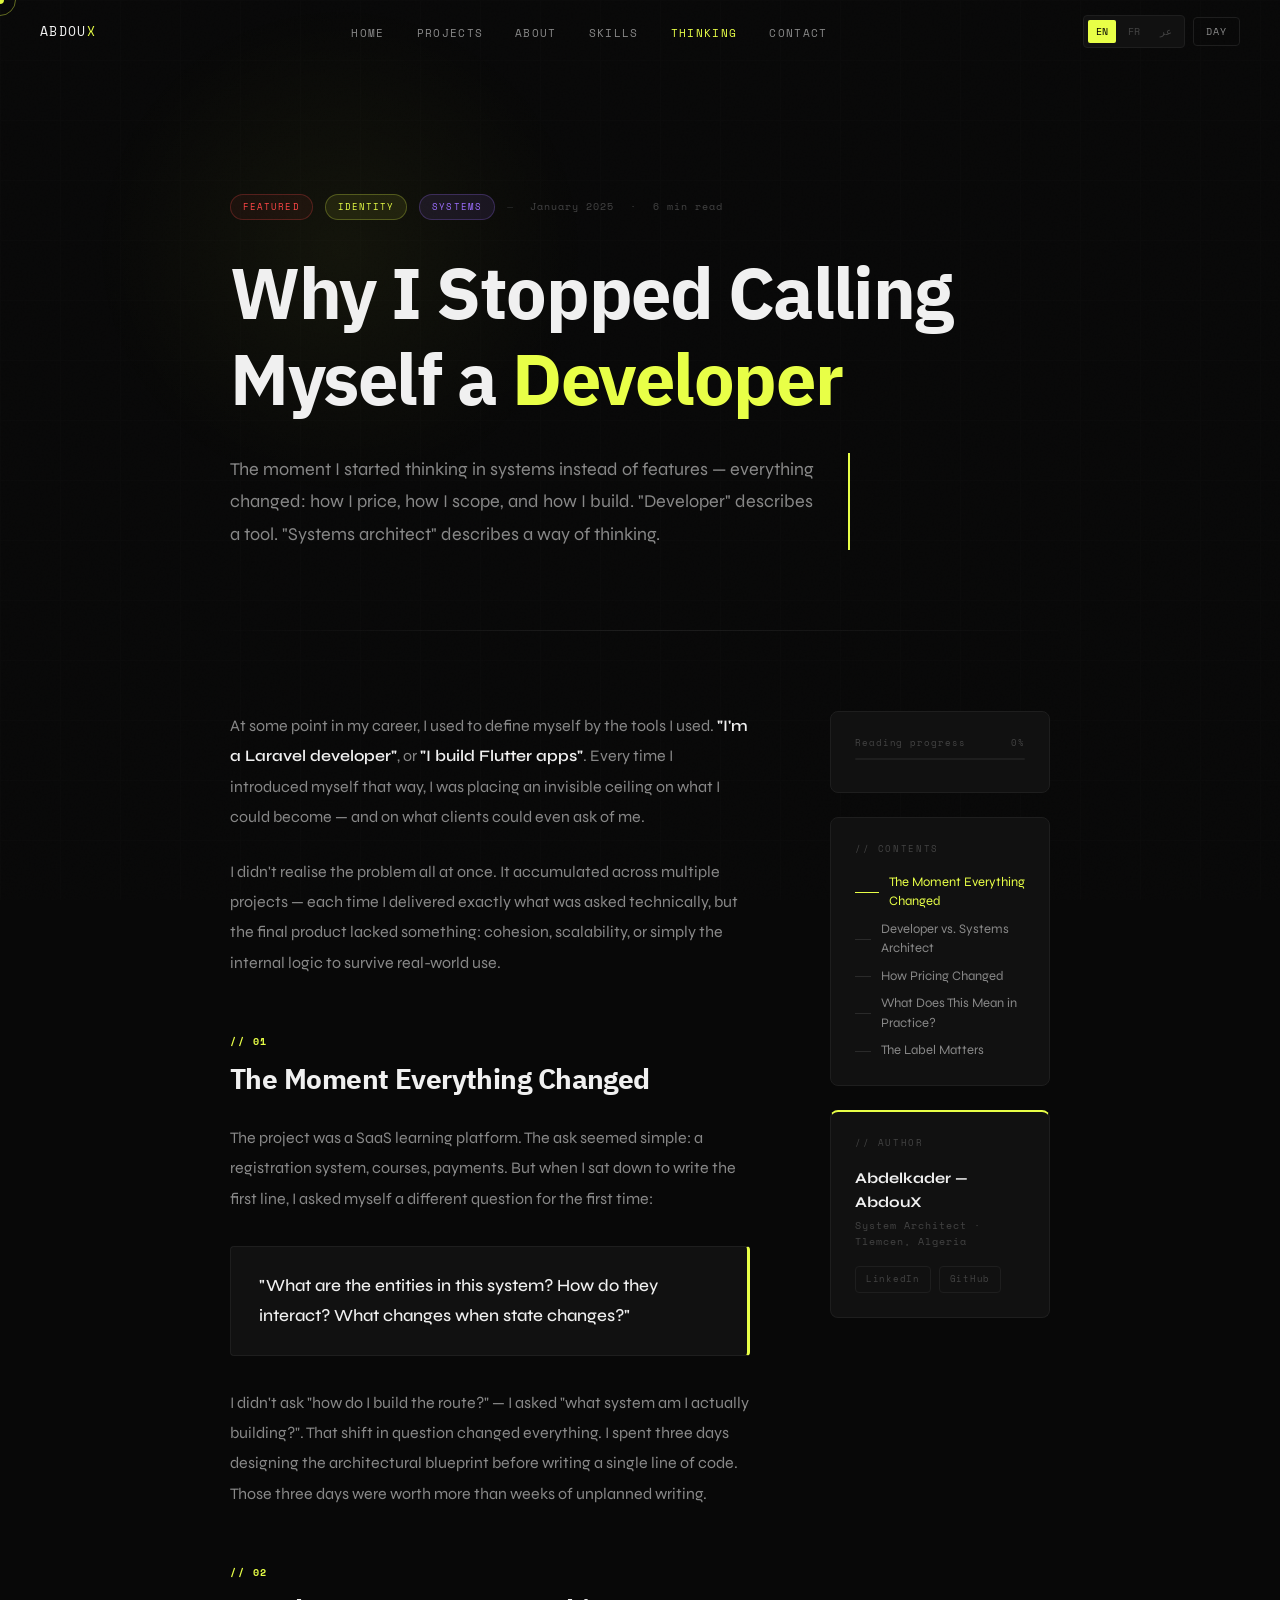
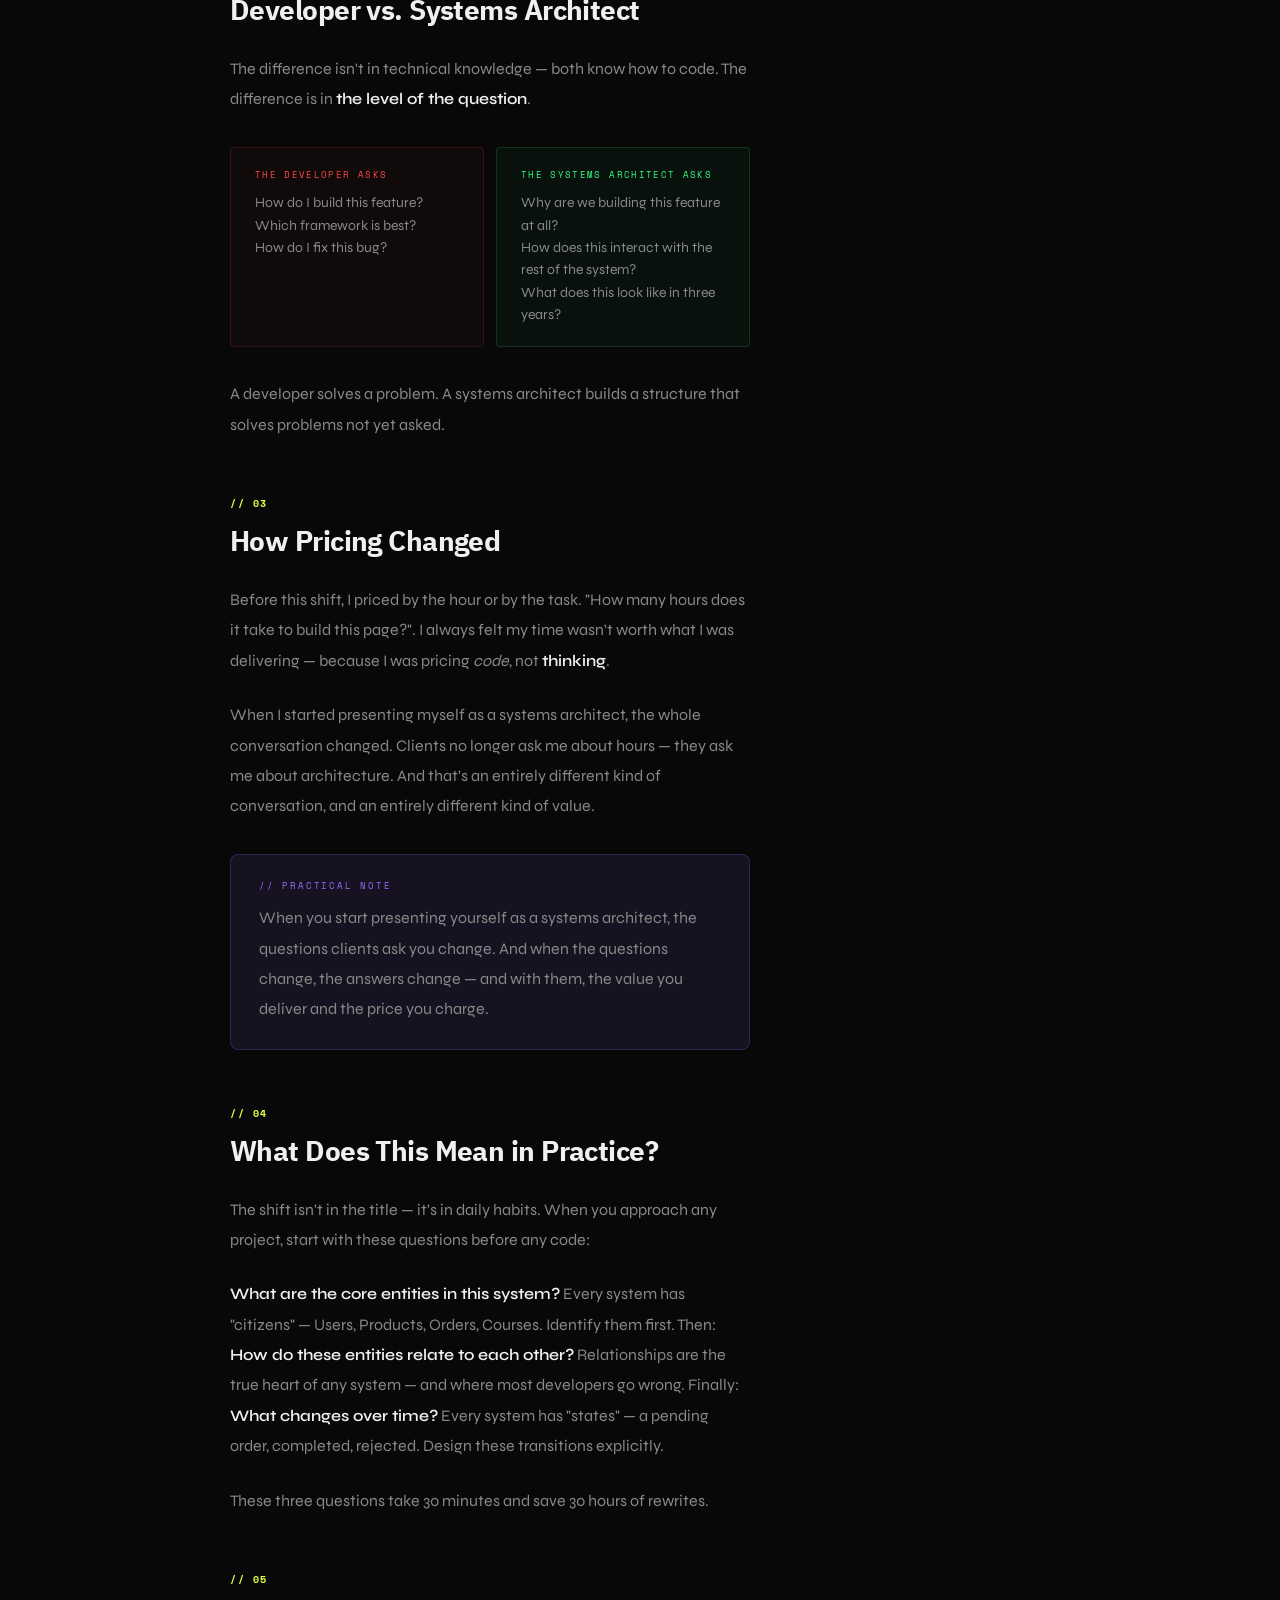
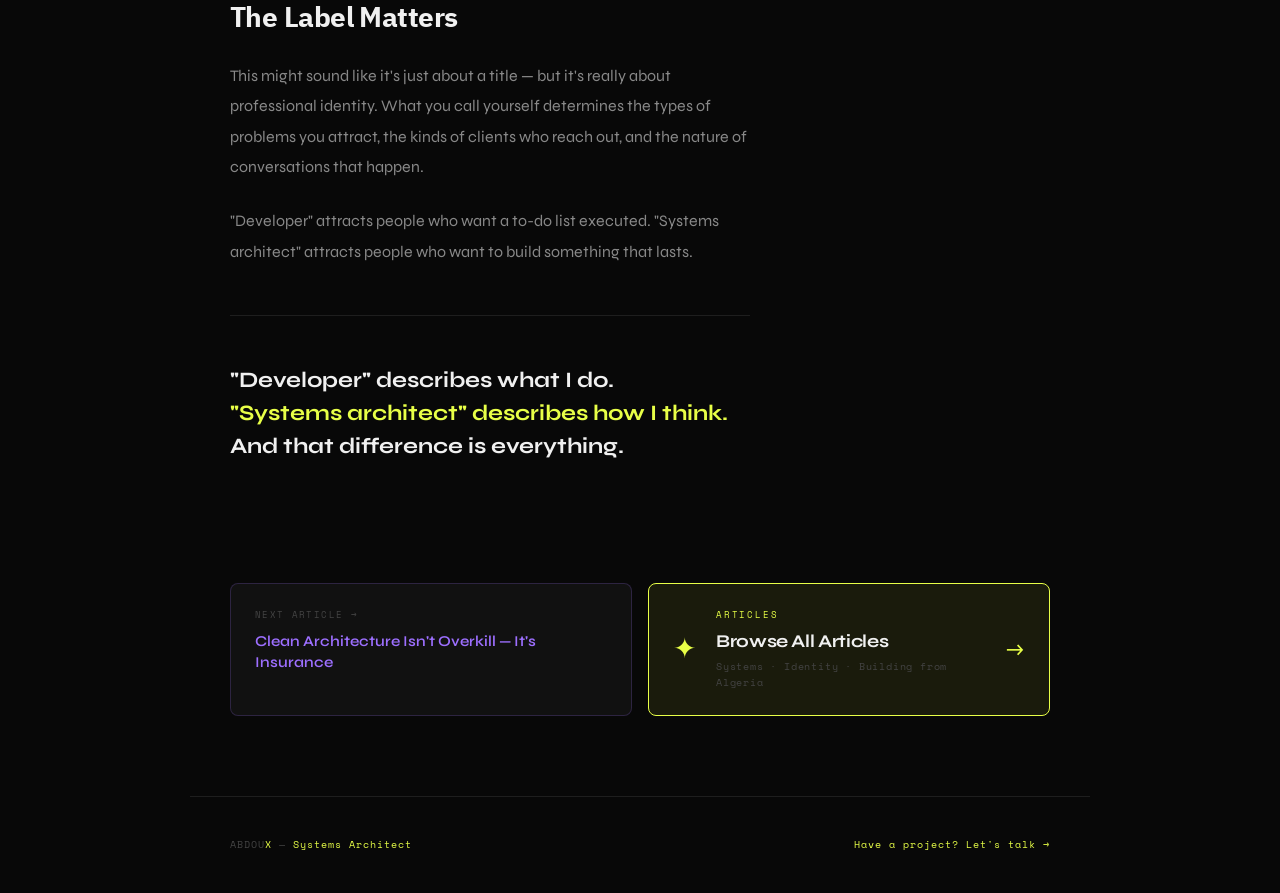
<file: pages/post-developer-to-architect.html>
<!DOCTYPE html>
<html lang="ar" dir="rtl" data-theme="dark">
<head>
  <link rel="preconnect" href="https://fonts.googleapis.com">
  <link rel="preconnect" href="https://fonts.gstatic.com" crossorigin>
  <link href="https://fonts.googleapis.com/css2?family=Space+Mono:wght@400;700&family=Syne:wght@400;600;700;800&family=IBM+Plex+Sans+Arabic:wght@300;400;500;600;700&display=swap" rel="stylesheet">
  <meta charset="UTF-8"/>
  <meta name="viewport" content="width=device-width, initial-scale=1.0"/>
  <title data-i18n-title="page_title">لماذا توقفتُ عن تسمية نفسي مطوراً — AbdouX</title>
  <style>
:root {
  --bg-primary: #080808;
  --bg-secondary: #0f0f0f;
  --bg-card: #111111;
  --bg-card-hover: #161616;
  --border: #1e1e1e;
  --border-bright: #2a2a2a;
  --text-primary: #f0f0f0;
  --text-secondary: #888;
  --text-muted: #444;
  --accent: #e8ff47;
  --accent-dim: rgba(232,255,71,0.08);
  --accent-glow: rgba(232,255,71,0.15);
  --violet: #9d6fff;
  --violet-dim: rgba(157,111,255,0.1);
  --cyan: #00d4ff;
  --cyan-dim: rgba(0,212,255,0.08);
  --red: #ff4747;
  --green: #39ff84;
  --font-display: 'Syne', sans-serif;
  --font-mono: 'Space Mono', monospace;
  --font-arabic: 'IBM Plex Sans Arabic', sans-serif;
  --radius: 4px;
  --radius-lg: 8px;
  --transition: 0.25s cubic-bezier(0.4,0,0.2,1);
}
[data-theme="light"] {
  --bg-primary: #f5f5f0;
  --bg-secondary: #ebebeb;
  --bg-card: #ffffff;
  --bg-card-hover: #f9f9f9;
  --border: #e0e0e0;
  --border-bright: #cccccc;
  --text-primary: #0a0a0a;
  --text-secondary: #555;
  --text-muted: #aaa;
  --accent: #1a1a00;
  --accent-dim: rgba(26,26,0,0.06);
  --accent-glow: rgba(26,26,0,0.1);
}

* { margin: 0; padding: 0; box-sizing: border-box; }
html { scroll-behavior: smooth; cursor: none; }

body {
  background: var(--bg-primary);
  color: var(--text-primary);
  font-family: var(--font-arabic);
  line-height: 1.6;
  overflow-x: hidden;
  transition: background var(--transition), color var(--transition);
}

/* CURSOR */
.cursor { width:8px;height:8px;background:var(--accent);border-radius:50%;position:fixed;top:0;left:0;pointer-events:none;z-index:9999;transform:translate(-50%,-50%);transition:width .2s,height .2s;mix-blend-mode:difference; }
.cursor-ring { width:32px;height:32px;border:1px solid rgba(232,255,71,0.4);border-radius:50%;position:fixed;top:0;left:0;pointer-events:none;z-index:9998;transform:translate(-50%,-50%);transition:all .12s ease; }

/* SCROLLBAR */
::-webkit-scrollbar { width:3px; }
::-webkit-scrollbar-track { background:var(--bg-primary); }
::-webkit-scrollbar-thumb { background:var(--border-bright); }

/* NOISE */
body::before { content:'';position:fixed;inset:0;background-image:url("data:image/svg+xml,%3Csvg viewBox='0 0 512 512' xmlns='http://www.w3.org/2000/svg'%3E%3Cfilter id='noise'%3E%3CfeTurbulence type='fractalNoise' baseFrequency='0.9' numOctaves='4' stitchTiles='stitch'/%3E%3C/filter%3E%3Crect width='100%25' height='100%25' filter='url(%23noise)' opacity='0.04'/%3E%3C/svg%3E");pointer-events:none;z-index:0;opacity:0.4; }

/* NAVBAR */
.navbar { position:fixed;top:0;left:0;right:0;z-index:1000;padding:0 40px;height:64px;display:flex;align-items:center;justify-content:space-between;border-bottom:1px solid transparent;transition:all var(--transition); }
.navbar.scrolled { background:rgba(8,8,8,0.92);border-bottom-color:var(--border);backdrop-filter:blur(20px); }
[data-theme="light"] .navbar.scrolled { background:rgba(245,245,240,0.92); }
.nav-logo { font-family:var(--font-mono);font-size:13px;color:var(--text-primary);text-decoration:none;letter-spacing:0.1em; }
.nav-logo span { color:var(--accent); }
.nav-links { display:flex;align-items:center;gap:32px;list-style:none; }
.nav-links a { font-family:var(--font-mono);font-size:11px;color:var(--text-secondary);text-decoration:none;letter-spacing:0.12em;text-transform:uppercase;transition:color var(--transition); }
.nav-links a:hover { color:var(--text-primary); }
.nav-links a.active { color:var(--accent); }
.nav-controls { display:flex;align-items:center;gap:8px; }
.btn-control { background:transparent;border:1px solid var(--border);color:var(--text-secondary);font-family:var(--font-mono);font-size:10px;padding:6px 12px;border-radius:var(--radius);cursor:none;letter-spacing:0.1em;transition:all var(--transition); }
.btn-control:hover { border-color:var(--accent);color:var(--accent); }
.lang-switcher { display:flex;align-items:center;gap:4px;background:var(--bg-card);border:1px solid var(--border);border-radius:var(--radius);padding:4px; }
.lang-btn { background:transparent;border:none;color:var(--text-muted);font-family:var(--font-mono);font-size:10px;padding:4px 8px;border-radius:2px;cursor:none;transition:all var(--transition); }
.lang-btn.active { background:var(--accent);color:#000; }
.lang-btn:hover:not(.active) { color:var(--text-primary); }
.nav-hamburger { display:none;flex-direction:column;gap:5px;cursor:none;padding:8px;background:transparent;border:none; }
.nav-hamburger span { display:block;width:20px;height:1px;background:var(--text-primary);transition:all var(--transition); }
.nav-mobile { display:none;position:fixed;inset:64px 0 0 0;background:var(--bg-primary);z-index:999;padding:40px;flex-direction:column;gap:24px;border-top:1px solid var(--border); }
.nav-mobile.open { display:flex; }
.nav-mobile a { font-family:var(--font-mono);font-size:14px;color:var(--text-secondary);text-decoration:none;letter-spacing:0.1em;text-transform:uppercase;padding:12px 0;border-bottom:1px solid var(--border);transition:color var(--transition); }
.nav-mobile a:hover { color:var(--accent); }

main { position:relative;z-index:1; }

/* SECTION LABEL */
.section-label { font-family:var(--font-mono);font-size:10px;color:var(--accent);letter-spacing:0.2em;text-transform:uppercase;margin-bottom:16px;display:flex;align-items:center;gap:12px; }
.section-label::before { content:'';display:inline-block;width:24px;height:1px;background:var(--accent);order:1; }

/* ─── POST HERO ─── */
.post-hero {
  min-height: 70vh;
  display: flex;
  flex-direction: column;
  justify-content: flex-end;
  padding: 120px 40px 80px;
  max-width: 900px;
  margin: 0 auto;
  position: relative;
}

.post-hero-grid {
  position: fixed;
  inset: 0;
  background-image:
    linear-gradient(var(--border) 1px, transparent 1px),
    linear-gradient(90deg, var(--border) 1px, transparent 1px);
  background-size: 60px 60px;
  opacity: 0.15;
  pointer-events: none;
  z-index: 0;
}

.post-hero-glow {
  position: absolute;
  width: 500px; height: 500px;
  background: radial-gradient(circle, rgba(232,255,71,0.05) 0%, transparent 70%);
  top: 0; left: -100px;
  pointer-events: none;
}

.post-meta-top {
  display: flex;
  align-items: center;
  gap: 12px;
  flex-wrap: wrap;
  margin-bottom: 32px;
}

.post-tag {
  font-family: var(--font-mono);
  font-size: 9px;
  padding: 5px 12px;
  border: 1px solid var(--border);
  border-radius: 20px;
  color: var(--text-muted);
  letter-spacing: 0.12em;
  text-transform: uppercase;
}
.post-tag.identity { color: var(--accent); border-color: rgba(232,255,71,0.25); background: var(--accent-dim); }
.post-tag.systems { color: var(--violet); border-color: rgba(157,111,255,0.25); background: var(--violet-dim); }
.post-tag.featured { color: var(--red); border-color: rgba(255,71,71,0.25); background: rgba(255,71,71,0.06); }

.post-date-read {
  font-family: var(--font-mono);
  font-size: 10px;
  color: var(--text-muted);
  letter-spacing: 0.1em;
  display: flex;
  align-items: center;
  gap: 16px;
}
.post-date-read::before { content: '—'; color: var(--border-bright); }

.post-hero-title {
  font-family: var(--font-arabic);
  font-size: clamp(36px, 6vw, 72px);
  font-weight: 700;
  line-height: 1.2;
  letter-spacing: -0.02em;
  margin-bottom: 28px;
  position: relative;
  z-index: 1;
}

.post-hero-title .accent { color: var(--accent); }

.post-hero-excerpt {
  font-size: 18px;
  color: var(--text-secondary);
  line-height: 1.8;
  max-width: 620px;
  border-right: 2px solid var(--accent);
  padding-right: 24px;
  margin-bottom: 0;
}

/* ─── DIVIDER ─── */
.post-divider {
  max-width: 900px;
  margin: 0 auto;
  padding: 0 40px;
  height: 1px;
  background: linear-gradient(to left, transparent, var(--border), transparent);
  position: relative;
  z-index: 1;
}

/* ─── POST BODY ─── */
.post-body-wrap {
  max-width: 900px;
  margin: 0 auto;
  padding: 80px 40px 120px;
  display: grid;
  grid-template-columns: 1fr 220px;
  gap: 80px;
  align-items: start;
  position: relative;
  z-index: 1;
}

/* ARTICLE CONTENT */
.post-content {}

.post-content h2 {
  font-family: var(--font-arabic);
  font-size: 28px;
  font-weight: 700;
  letter-spacing: -0.02em;
  margin: 56px 0 20px;
  color: var(--text-primary);
  position: relative;
}
.post-content h2::before {
  content: attr(data-num);
  font-family: var(--font-mono);
  font-size: 10px;
  color: var(--accent);
  letter-spacing: 0.15em;
  display: block;
  margin-bottom: 8px;
}

.post-content p {
  font-size: 16px;
  color: var(--text-secondary);
  line-height: 1.9;
  margin-bottom: 24px;
}

.post-content p strong {
  color: var(--text-primary);
  font-weight: 600;
}

.post-content .highlight-block {
  background: var(--bg-card);
  border: 1px solid var(--border);
  border-right: 3px solid var(--accent);
  border-radius: var(--radius);
  padding: 24px 28px;
  margin: 32px 0;
  font-size: 17px;
  color: var(--text-primary);
  line-height: 1.75;
  font-weight: 500;
}

.post-content .callout {
  background: var(--violet-dim);
  border: 1px solid rgba(157,111,255,0.2);
  border-radius: var(--radius-lg);
  padding: 24px 28px;
  margin: 32px 0;
}
.post-content .callout-label {
  font-family: var(--font-mono);
  font-size: 9px;
  color: var(--violet);
  letter-spacing: 0.2em;
  text-transform: uppercase;
  margin-bottom: 10px;
}
.post-content .callout p {
  margin-bottom: 0;
  color: var(--text-secondary);
}

.post-content .comparison {
  display: grid;
  grid-template-columns: 1fr 1fr;
  gap: 12px;
  margin: 32px 0;
}
.comparison-item {
  padding: 20px 24px;
  border-radius: var(--radius);
  border: 1px solid var(--border);
}
.comparison-item.old {
  background: rgba(255,71,71,0.04);
  border-color: rgba(255,71,71,0.15);
}
.comparison-item.new {
  background: rgba(57,255,132,0.04);
  border-color: rgba(57,255,132,0.15);
}
.comparison-label {
  font-family: var(--font-mono);
  font-size: 9px;
  letter-spacing: 0.15em;
  text-transform: uppercase;
  margin-bottom: 10px;
}
.comparison-item.old .comparison-label { color: var(--red); }
.comparison-item.new .comparison-label { color: var(--green); }
.comparison-text {
  font-size: 14px;
  color: var(--text-secondary);
  line-height: 1.6;
}

.post-content .closing-line {
  font-size: 22px;
  font-weight: 700;
  color: var(--text-primary);
  line-height: 1.5;
  margin: 48px 0 0;
  padding-top: 48px;
  border-top: 1px solid var(--border);
}
.post-content .closing-line span { color: var(--accent); }

/* SIDEBAR */
.post-sidebar {
  position: sticky;
  top: 100px;
  display: flex;
  flex-direction: column;
  gap: 24px;
}

.sidebar-card {
  background: var(--bg-card);
  border: 1px solid var(--border);
  border-radius: var(--radius-lg);
  padding: 24px;
}
.sidebar-card-label {
  font-family: var(--font-mono);
  font-size: 9px;
  color: var(--text-muted);
  letter-spacing: 0.18em;
  text-transform: uppercase;
  margin-bottom: 16px;
}

.toc-list {
  list-style: none;
  display: flex;
  flex-direction: column;
  gap: 8px;
}
.toc-list li a {
  font-size: 13px;
  color: var(--text-secondary);
  text-decoration: none;
  display: flex;
  align-items: center;
  gap: 10px;
  transition: color var(--transition);
  line-height: 1.5;
}
.toc-list li a::before {
  content: '';
  width: 16px; height: 1px;
  background: var(--border-bright);
  flex-shrink: 0;
  transition: background var(--transition), width var(--transition);
}
.toc-list li a:hover { color: var(--accent); }
.toc-list li a:hover::before { background: var(--accent); width: 24px; }
.toc-list li a.active { color: var(--accent); }
.toc-list li a.active::before { background: var(--accent); width: 24px; }

.author-card {
  border-top: 2px solid var(--accent);
}
.author-name {
  font-size: 15px;
  font-weight: 700;
  margin-bottom: 4px;
}
.author-role {
  font-family: var(--font-mono);
  font-size: 10px;
  color: var(--text-muted);
  letter-spacing: 0.1em;
  margin-bottom: 16px;
}
.author-links {
  display: flex;
  gap: 8px;
}
.author-link {
  font-family: var(--font-mono);
  font-size: 9px;
  padding: 5px 10px;
  border: 1px solid var(--border);
  border-radius: var(--radius);
  color: var(--text-muted);
  text-decoration: none;
  letter-spacing: 0.08em;
  transition: all var(--transition);
}
.author-link:hover { border-color: var(--accent); color: var(--accent); }

.reading-progress-wrap {
  margin-bottom: 8px;
}
.reading-progress-label {
  display: flex;
  justify-content: space-between;
  font-family: var(--font-mono);
  font-size: 9px;
  color: var(--text-muted);
  letter-spacing: 0.1em;
  margin-bottom: 8px;
}
.reading-progress-bar {
  height: 2px;
  background: var(--border);
  border-radius: 2px;
  overflow: hidden;
}
.reading-progress-fill {
  height: 100%;
  background: var(--accent);
  border-radius: 2px;
  width: 0%;
  transition: width 0.1s ease;
  box-shadow: 0 0 8px var(--accent-glow);
}

/* POST FOOTER */
.post-footer-nav {
  max-width: 900px;
  margin: 0 auto;
  padding: 0 40px 80px;
  display: grid;
  grid-template-columns: 1fr 1fr;
  gap: 16px;
  position: relative;
  z-index: 1;
}
.post-nav-card {
  background: var(--bg-card);
  border: 1px solid var(--border);
  border-radius: var(--radius-lg);
  padding: 24px;
  text-decoration: none;
  transition: all var(--transition);
  cursor: none;
}
.post-nav-card:hover { border-color: var(--accent); transform: translateY(-2px); }
.post-nav-dir {
  font-family: var(--font-mono);
  font-size: 9px;
  color: var(--text-muted);
  letter-spacing: 0.15em;
  text-transform: uppercase;
  margin-bottom: 8px;
}
.post-nav-title {
  font-size: 15px;
  font-weight: 600;
  color: var(--text-primary);
  line-height: 1.4;
}
.post-nav-card.back-to-list {
  grid-column: 1 / -1;
  display: flex;
  align-items: center;
  justify-content: center;
  gap: 12px;
}
.post-nav-card.back-to-list .post-nav-title {
  font-family: var(--font-mono);
  font-size: 11px;
  letter-spacing: 0.12em;
  text-transform: uppercase;
  color: var(--accent);
}

/* FADE */
.fade-up { opacity:0;transform:translateY(24px);transition:opacity .6s ease,transform .6s ease; }
.fade-up.visible { opacity:1;transform:translateY(0); }

/* FOOTER */
footer { border-top:1px solid var(--border);padding:40px;max-width:900px;margin:0 auto;display:flex;align-items:center;justify-content:space-between;flex-wrap:wrap;gap:16px;position:relative;z-index:1; }
.footer-mono { font-family:var(--font-mono);font-size:10px;color:var(--text-muted);letter-spacing:0.1em; }
.footer-mono span { color:var(--accent); }

.post-nav-card.all-articles-cta {
  border-color: var(--accent);
  background: var(--accent-dim);
  transition: all var(--transition);
}
.post-nav-card.all-articles-cta:hover {
  background: var(--accent);
  transform: translateY(-3px);
  box-shadow: 0 12px 40px var(--accent-glow);
}
.post-nav-card.all-articles-cta:hover .all-articles-label,
.post-nav-card.all-articles-cta:hover .all-articles-title,
.post-nav-card.all-articles-cta:hover .all-articles-sub,
.post-nav-card.all-articles-cta:hover .all-articles-icon,
.post-nav-card.all-articles-cta:hover .all-articles-arrow { color: #000; }

.all-articles-inner {
  display: flex;
  align-items: center;
  gap: 20px;
}
.all-articles-icon {
  font-size: 28px;
  color: var(--accent);
  flex-shrink: 0;
  transition: color var(--transition);
}
.all-articles-label {
  font-family: var(--font-mono);
  font-size: 9px;
  color: var(--accent);
  letter-spacing: 0.2em;
  text-transform: uppercase;
  margin-bottom: 4px;
  transition: color var(--transition);
}
.all-articles-title {
  font-size: 18px;
  font-weight: 700;
  color: var(--text-primary);
  letter-spacing: -0.02em;
  margin-bottom: 4px;
  transition: color var(--transition);
}
.all-articles-sub {
  font-family: var(--font-mono);
  font-size: 10px;
  color: var(--text-muted);
  letter-spacing: 0.08em;
  transition: color var(--transition);
}
.all-articles-arrow {
  font-size: 22px;
  color: var(--accent);
  margin-right: auto;
  transition: color var(--transition), transform var(--transition);
}
.post-nav-card.all-articles-cta:hover .all-articles-arrow {
  transform: translateX(-4px);
}
[dir="ltr"] .all-articles-arrow { margin-right: auto; margin-left: 0; }
[dir="rtl"] .all-articles-arrow { margin-left: auto; margin-right: 0; }
[dir="ltr"] .post-nav-card.all-articles-cta:hover .all-articles-arrow { transform: translateX(4px); }

/* RESPONSIVE */
/* ─── RESPONSIVE ─── */

/* Tablet */
@media (max-width: 900px) {
  .post-body-wrap {
    grid-template-columns: 1fr;
    gap: 48px;
    padding: 60px 40px 80px;
  }
  .post-sidebar {
    position: static;
    flex-direction: row;
    flex-wrap: wrap;
    gap: 16px;
  }
  .sidebar-card {
    flex: 1;
    min-width: 240px;
  }
  .post-hero-excerpt {
    font-size: 16px;
  }
}

/* Mobile */
@media (max-width: 768px) {
  /* Navbar */
  .navbar { padding: 0 20px; }
  .nav-links { display: none; }
  .nav-hamburger { display: flex; }

  /* Hero */
  .post-hero {
    padding: 100px 20px 60px;
    min-height: auto;
  }
  .post-hero-title {
    font-size: clamp(28px, 8vw, 44px);
  }
  .post-hero-excerpt {
    font-size: 15px;
    border-right: none;
    border-right-width: 0;
    padding-right: 0;
    border-top: 2px solid var(--accent);
    padding-top: 20px;
  }
  [dir="ltr"] .post-hero-excerpt {
    border-left: none;
    border-left-width: 0;
    padding-left: 0;
    border-top: 2px solid var(--accent);
    padding-top: 20px;
  }

  /* Divider */
  .post-divider { padding: 0 20px; }

  /* Body */
  .post-body-wrap {
    grid-template-columns: 1fr;
    gap: 32px;
    padding: 40px 20px 60px;
  }

  /* Content */
  .post-content h2 { font-size: 22px; margin: 40px 0 16px; }
  .post-content p { font-size: 15px; }
  .post-content .highlight-block { font-size: 15px; padding: 18px 20px; }
  .post-content .callout { padding: 18px 20px; }
  .post-content .comparison { grid-template-columns: 1fr; gap: 8px; }
  .post-content .closing-line { font-size: 18px; }

  /* Sidebar — stack vertically, no sticky */
  .post-sidebar {
    position: static;
    flex-direction: column;
    order: -1; /* show sidebar ABOVE article on mobile */
  }
  /* Hide TOC and author on mobile, keep reading progress */
  .post-sidebar .sidebar-card:nth-child(2),
  .post-sidebar .sidebar-card:nth-child(3) {
    display: none;
  }

  /* Post footer nav */
  .post-footer-nav {
    padding: 0 20px 60px;
    grid-template-columns: 1fr;
    gap: 12px;
  }
  .post-nav-card.back-to-list { grid-column: auto; }

  /* all-articles CTA */
  .all-articles-title { font-size: 15px; }
  .all-articles-icon { font-size: 22px; }
  .all-articles-inner { gap: 14px; }

  /* Footer */
  footer {
    padding: 24px 20px;
    flex-direction: column;
    align-items: flex-start;
    gap: 12px;
  }
}

/* Small mobile */
@media (max-width: 400px) {
  .post-hero-title { font-size: 26px; }
  .post-meta-top { gap: 8px; }
  .post-tag { font-size: 8px; padding: 4px 9px; }
}
  </style>

  <script>
  (function(){
    var loc=window.location.href,isP=loc.indexOf('/pages/')>-1,base=isP?'../':'';
    var pages={home:base+'index.html',projects:base+'pages/projects.html',about:base+'pages/about.html',skills:base+'pages/skills.html',insights:base+'pages/insights.html',contact:base+'pages/contact.html'};
    window.goTo=function(p){if(pages[p])window.location.href=pages[p];};
    document.addEventListener('DOMContentLoaded',function(){
      document.querySelectorAll('[data-page]').forEach(function(el){var p=el.getAttribute('data-page');if(pages[p])el.href=pages[p];});
    });
  })();
  </script>
</head>
<body>

<div class="post-hero-grid"></div>

<!-- NAVBAR -->
<nav class="navbar">
  <a href="#" data-page="home" class="nav-logo">ABDOU<span>X</span></a>
  <ul class="nav-links">
    <li><a href="#" data-page="home">Home</a></li>
    <li><a href="#" data-page="projects">Projects</a></li>
    <li><a href="#" data-page="about">About</a></li>
    <li><a href="#" data-page="skills">Skills</a></li>
    <li><a href="#" data-page="insights" class="active">Thinking</a></li>
    <li><a href="#" data-page="contact">Contact</a></li>
  </ul>
  <div class="nav-controls">
    <div class="lang-switcher">
      <button class="lang-btn" data-lang="en" onclick="switchLang('en')">EN</button>
      <button class="lang-btn" data-lang="fr" onclick="switchLang('fr')">FR</button>
      <button class="lang-btn active" data-lang="ar" onclick="switchLang('ar')">عر</button>
    </div>
    <button class="btn-control btn-theme" onclick="toggleTheme()">DAY</button>
  </div>
  <button class="nav-hamburger"><span></span><span></span><span></span></button>
</nav>
<div class="nav-mobile">
  <a href="#" data-page="home">Home</a>
  <a href="#" data-page="projects">Projects</a>
  <a href="#" data-page="about">About</a>
  <a href="#" data-page="skills">Skills</a>
  <a href="#" data-page="insights">Thinking</a>
  <a href="#" data-page="contact">Contact</a>
</div>

<main>

  <!-- HERO -->
  <div class="post-hero">
    <div class="post-hero-glow"></div>

    <div class="post-meta-top fade-up">
      <span class="post-tag featured" data-i18n="tag_featured">مقال مميز</span>
      <span class="post-tag identity" data-i18n="tag_identity">الهوية</span>
      <span class="post-tag systems" data-i18n="tag_systems">الأنظمة</span>
      <div class="post-date-read">
        <span data-i18n="post_date">يناير 2025</span>
        <span>·</span>
        <span data-i18n="post_read_time">6 دقائق قراءة</span>
      </div>
    </div>

    <h1 class="post-hero-title fade-up" data-i18n-html="hero_title">
      لماذا توقفتُ عن<br>تسمية نفسي <span class="accent">مطوراً</span>
    </h1>

    <p class="post-hero-excerpt fade-up" data-i18n="hero_excerpt">
      اللحظة التي بدأت فيها التفكير في الأنظمة بدلاً من الميزات — تغيّر كل شيء: كيف أُسعّر، كيف أُحدّد النطاق، وكيف أبني. لقب "مطور" يصف أداة. "مهندس أنظمة" يصف طريقة تفكير.
    </p>
  </div>

  <div class="post-divider"></div>

  <!-- BODY -->
  <div class="post-body-wrap">

    <!-- ARTICLE -->
    <article class="post-content">

      <p class="fade-up" data-i18n-html="intro_p1">
        في مرحلة ما من مسيرتي، كنت أعرّف نفسي بالأدوات التي أستخدمها. <strong>"أنا مطوّر Laravel"</strong>، أو <strong>"أبني تطبيقات Flutter"</strong>. وفي كل مرة كنت أقدّم نفسي بهذه الطريقة، كنت أضع سقفاً غير مرئي على ما يمكن أن أكون عليه — وعلى ما يمكن أن يطلبه مني العملاء.
      </p>

      <p class="fade-up" data-i18n="intro_p2">
        لم أدرك المشكلة دفعةً واحدة. بل تراكمت عبر مشاريع متعددة، في كل مرة كنت أُنجز فيها ما طُلب مني تقنياً، لكن المنتج النهائي كان يفتقر إلى شيء ما — تماسك، قابلية للتوسع، أو ببساطة منطق داخلي يجعله يصمد أمام الاختبار الحقيقي.
      </p>

      <h2 id="section-1" data-num="// 01" data-i18n="s1_title">اللحظة التي غيّرت كل شيء</h2>

      <p class="fade-up" data-i18n="s1_p1">
        كان المشروع منصة تعليمية SaaS. الطلب بدا بسيطاً: نظام تسجيل، دورات، مدفوعات. لكن حين جلست لأكتب السطر الأول، سألت نفسي سؤالاً مختلفاً لأول مرة:
      </p>

      <div class="highlight-block fade-up" data-i18n="s1_highlight">
        "ما هي الكيانات الموجودة في هذا النظام؟ كيف تتفاعل؟ ما الذي يتغير عندما تتغير الحالة؟"
      </div>

      <p class="fade-up" data-i18n="s1_p2">
        لم أسأل "كيف أبني الـ route؟" — بل سألت "ما هو النظام الذي أبنيه؟". هذا التحول في السؤال غيّر كل شيء. أمضيت ثلاثة أيام في تصميم المخطط المعماري قبل أن أكتب سطراً واحداً من الكود. وكانت تلك الأيام الثلاثة أكثر قيمةً من أسابيع من الكتابة العشوائية.
      </p>

      <h2 id="section-2" data-num="// 02" data-i18n="s2_title">الفرق بين المطوّر ومهندس الأنظمة</h2>

      <p class="fade-up" data-i18n-html="s2_p1">
        الفرق ليس في المعرفة التقنية — فكلاهما يعرف الكود. الفرق في <strong>مستوى السؤال</strong>.
      </p>

      <div class="comparison fade-up">
        <div class="comparison-item old">
          <div class="comparison-label" data-i18n="s2_dev_label">المطوّر يسأل</div>
          <div class="comparison-text" data-i18n-html="s2_dev_text">كيف أبني هذه الميزة؟<br>ما هو الـ framework الأفضل؟<br>كيف أُصلح هذا الـ bug؟</div>
        </div>
        <div class="comparison-item new">
          <div class="comparison-label" data-i18n="s2_arch_label">مهندس الأنظمة يسأل</div>
          <div class="comparison-text" data-i18n-html="s2_arch_text">لماذا نبني هذه الميزة أصلاً؟<br>كيف يتفاعل هذا مع باقي النظام؟<br>كيف يبدو هذا بعد ثلاث سنوات؟</div>
        </div>
      </div>

      <p class="fade-up" data-i18n="s2_p2">
        المطوّر يحل مشكلة. مهندس الأنظمة يبني بنية تحل مشاكل لم تُطرح بعد.
      </p>

      <h2 id="section-3" data-num="// 03" data-i18n="s3_title">كيف تغيّر التسعير</h2>

      <p class="fade-up" data-i18n-html="s3_p1">
        قبل هذا التحوّل، كنت أُسعّر بالساعة أو بالمهمة. "كم ساعة يأخذ بناء هذه الصفحة؟". وكنت دائماً أشعر أن وقتي لا يساوي فعلاً ما أقدّمه — لأنني كنت أُسعّر <em>الكود</em>، لا <strong>التفكير</strong>.
      </p>

      <p class="fade-up" data-i18n="s3_p2">
        حين بدأت أُقدّم نفسي كمهندس أنظمة، تغيّرت المحادثة برمّتها. العملاء لا يسألونني عن الساعات بعد الآن — يسألونني عن البنية. وهذا نوع مختلف تماماً من المحادثة، ونوع مختلف تماماً من القيمة.
      </p>

      <div class="callout fade-up">
        <div class="callout-label" data-i18n="s3_callout_label">// ملاحظة عملية</div>
        <p data-i18n="s3_callout_text">عندما تبدأ بتقديم نفسك كمهندس أنظمة، الأسئلة التي يطرحها عليك العملاء تتغير. وعندما تتغير الأسئلة، تتغير الإجابات، ومعها تتغير القيمة التي تقدّمها — والسعر الذي تطلبه.</p>
      </div>

      <h2 id="section-4" data-num="// 04" data-i18n="s4_title">ماذا يعني هذا عملياً؟</h2>

      <p class="fade-up" data-i18n="s4_p1">
        التحوّل ليس في اللقب — هو في العادات اليومية. حين تتعامل مع أي مشروع، ابدأ بهذه الأسئلة قبل أي كود:
      </p>

      <p class="fade-up" data-i18n-html="s4_p2">
        <strong>ما هي الكيانات الرئيسية في هذا النظام؟</strong> كلّ نظام لديه "مواطنون" — Users, Products, Orders, Courses. حدّدهم أولاً. ثم <strong>كيف تتعلق هذه الكيانات ببعضها؟</strong> العلاقات هي القلب الحقيقي لأي نظام — وأكثر ما يُخطئ فيه المطوّرون. وأخيراً: <strong>ما الذي يتغير مع الوقت؟</strong> كل نظام فيه "حالات" — طلب معلّق، مكتمل، مرفوض. صمّم هذه الانتقالات صراحةً.
      </p>

      <p class="fade-up" data-i18n="s4_p3">
        هذه الأسئلة الثلاثة تأخذ 30 دقيقة وتوفّر 30 ساعة من إعادة الكتابة.
      </p>

      <h2 id="section-5" data-num="// 05" data-i18n="s5_title">التسمية مهمة</h2>

      <p class="fade-up" data-i18n="s5_p1">
        قد يبدو هذا كلاماً في اللقب فقط — لكنه في الحقيقة كلام في الهوية المهنية. ما تُسمّي نفسه يُحدّد نوع المشاكل التي تجذبها، نوع العملاء الذين يتواصلون معك، ونوع المحادثات التي تدور.
      </p>

      <p class="fade-up" data-i18n="s5_p2">
        "مطوّر" يجذب من يريد تنفيذ قائمة مهام. "مهندس أنظمة" يجذب من يريد بناء شيء يدوم.
      </p>

      <div class="closing-line fade-up" data-i18n-html="s5_closing">
        لقب "مطور" يصف ما أفعله.<br>
        <span>"مهندس أنظمة" يصف كيف أُفكّر.</span><br>
        وهذا الفرق يساوي كل شيء.
      </div>

    </article>

    <!-- SIDEBAR -->
    <aside class="post-sidebar">

      <!-- Reading progress -->
      <div class="sidebar-card fade-up">
        <div class="reading-progress-wrap">
          <div class="reading-progress-label">
            <span data-i18n="progress_label">التقدم في القراءة</span>
            <span id="progress-pct">0%</span>
          </div>
          <div class="reading-progress-bar">
            <div class="reading-progress-fill" id="progress-fill"></div>
          </div>
        </div>
      </div>

      <!-- TOC -->
      <div class="sidebar-card fade-up">
        <div class="sidebar-card-label" data-i18n="toc_label">// المحتويات</div>
        <ul class="toc-list">
          <li><a href="#section-1" class="toc-link" data-i18n="s1_title">اللحظة التي غيّرت كل شيء</a></li>
          <li><a href="#section-2" class="toc-link" data-i18n="s2_title">الفرق بين المطوّر ومهندس الأنظمة</a></li>
          <li><a href="#section-3" class="toc-link" data-i18n="s3_title">كيف تغيّر التسعير</a></li>
          <li><a href="#section-4" class="toc-link" data-i18n="s4_title">ماذا يعني هذا عملياً؟</a></li>
          <li><a href="#section-5" class="toc-link" data-i18n="s5_title">التسمية مهمة</a></li>
        </ul>
      </div>

      <!-- Author -->
      <div class="sidebar-card author-card fade-up">
        <div class="sidebar-card-label" data-i18n="author_label">// الكاتب</div>
        <div class="author-name">Abdelkader — AbdouX</div>
        <div class="author-role">System Architect · Tlemcen, Algeria</div>
        <div class="author-links">
          <a class="author-link" href="https://linkedin.com/in/abdoux" target="_blank">LinkedIn</a>
          <a class="author-link" href="https://github.com/abdoux" target="_blank">GitHub</a>
        </div>
      </div>

    </aside>
  </div>

  <!-- POST FOOTER NAV -->
  <div class="post-footer-nav">

    <!-- Next article -->
    <a href="#" class="post-nav-card" style="border-color:rgba(157,111,255,0.2);">
      <div class="post-nav-dir" data-i18n="nav_next">المقال التالي →</div>
      <div class="post-nav-title" style="color:var(--violet);" data-i18n="nav_next_title">Clean Architecture ليست مبالغة — إنها تأمين</div>
    </a>

    <!-- All articles CTA — prominent card -->
    <a href="all-articles.html" class="post-nav-card all-articles-cta">
      <div class="all-articles-inner">
        <div class="all-articles-icon">✦</div>
        <div>
          <div class="all-articles-label" data-i18n="nav_all_label">المقالات</div>
          <div class="all-articles-title" data-i18n="nav_all_title">تصفّح جميع المقالات</div>
          <div class="all-articles-sub" data-i18n="nav_all_sub">أنظمة · هوية · بناء من الجزائر</div>
        </div>
        <div class="all-articles-arrow" data-i18n="nav_all_arrow">←</div>
      </div>
    </a>

  </div>

</main>

<footer>
  <div class="footer-mono">ABDOU<span>X</span> — <span data-i18n="footer_role">مهندس أنظمة</span></div>
  <div class="footer-mono">
    <a href="#" data-page="contact" style="color:var(--accent);text-decoration:none;letter-spacing:0.1em;" data-i18n="footer_cta">هل لديك مشروع؟ تحدّث معي →</a>
  </div>
</footer>

<script>
// ─── TRANSLATIONS ───────────────────────────────────────────────
const translations = {
  ar: {
    page_title: 'لماذا توقفتُ عن تسمية نفسي مطوراً — AbdouX',
    tag_featured: 'مقال مميز',
    tag_identity: 'الهوية',
    tag_systems: 'الأنظمة',
    post_date: 'يناير 2025',
    post_read_time: '6 دقائق قراءة',
    hero_title: 'لماذا توقفتُ عن<br>تسمية نفسي <span class="accent">مطوراً</span>',
    hero_excerpt: 'اللحظة التي بدأت فيها التفكير في الأنظمة بدلاً من الميزات — تغيّر كل شيء: كيف أُسعّر، كيف أُحدّد النطاق، وكيف أبني. لقب "مطور" يصف أداة. "مهندس أنظمة" يصف طريقة تفكير.',
    intro_p1: 'في مرحلة ما من مسيرتي، كنت أعرّف نفسي بالأدوات التي أستخدمها. <strong>"أنا مطوّر Laravel"</strong>، أو <strong>"أبني تطبيقات Flutter"</strong>. وفي كل مرة كنت أقدّم نفسي بهذه الطريقة، كنت أضع سقفاً غير مرئي على ما يمكن أن أكون عليه — وعلى ما يمكن أن يطلبه مني العملاء.',
    intro_p2: 'لم أدرك المشكلة دفعةً واحدة. بل تراكمت عبر مشاريع متعددة، في كل مرة كنت أُنجز فيها ما طُلب مني تقنياً، لكن المنتج النهائي كان يفتقر إلى شيء ما — تماسك، قابلية للتوسع، أو ببساطة منطق داخلي يجعله يصمد أمام الاختبار الحقيقي.',
    s1_title: 'اللحظة التي غيّرت كل شيء',
    s1_p1: 'كان المشروع منصة تعليمية SaaS. الطلب بدا بسيطاً: نظام تسجيل، دورات، مدفوعات. لكن حين جلست لأكتب السطر الأول، سألت نفسي سؤالاً مختلفاً لأول مرة:',
    s1_highlight: '"ما هي الكيانات الموجودة في هذا النظام؟ كيف تتفاعل؟ ما الذي يتغير عندما تتغير الحالة؟"',
    s1_p2: 'لم أسأل "كيف أبني الـ route؟" — بل سألت "ما هو النظام الذي أبنيه؟". هذا التحول في السؤال غيّر كل شيء. أمضيت ثلاثة أيام في تصميم المخطط المعماري قبل أن أكتب سطراً واحداً من الكود. وكانت تلك الأيام الثلاثة أكثر قيمةً من أسابيع من الكتابة العشوائية.',
    s2_title: 'الفرق بين المطوّر ومهندس الأنظمة',
    s2_p1: 'الفرق ليس في المعرفة التقنية — فكلاهما يعرف الكود. الفرق في <strong>مستوى السؤال</strong>.',
    s2_dev_label: 'المطوّر يسأل',
    s2_dev_text: 'كيف أبني هذه الميزة؟<br>ما هو الـ framework الأفضل؟<br>كيف أُصلح هذا الـ bug؟',
    s2_arch_label: 'مهندس الأنظمة يسأل',
    s2_arch_text: 'لماذا نبني هذه الميزة أصلاً؟<br>كيف يتفاعل هذا مع باقي النظام؟<br>كيف يبدو هذا بعد ثلاث سنوات؟',
    s2_p2: 'المطوّر يحل مشكلة. مهندس الأنظمة يبني بنية تحل مشاكل لم تُطرح بعد.',
    s3_title: 'كيف تغيّر التسعير',
    s3_p1: 'قبل هذا التحوّل، كنت أُسعّر بالساعة أو بالمهمة. "كم ساعة يأخذ بناء هذه الصفحة؟". وكنت دائماً أشعر أن وقتي لا يساوي فعلاً ما أقدّمه — لأنني كنت أُسعّر <em>الكود</em>، لا <strong>التفكير</strong>.',
    s3_p2: 'حين بدأت أُقدّم نفسي كمهندس أنظمة، تغيّرت المحادثة برمّتها. العملاء لا يسألونني عن الساعات بعد الآن — يسألونني عن البنية. وهذا نوع مختلف تماماً من المحادثة، ونوع مختلف تماماً من القيمة.',
    s3_callout_label: '// ملاحظة عملية',
    s3_callout_text: 'عندما تبدأ بتقديم نفسك كمهندس أنظمة، الأسئلة التي يطرحها عليك العملاء تتغير. وعندما تتغير الأسئلة، تتغير الإجابات، ومعها تتغير القيمة التي تقدّمها — والسعر الذي تطلبه.',
    s4_title: 'ماذا يعني هذا عملياً؟',
    s4_p1: 'التحوّل ليس في اللقب — هو في العادات اليومية. حين تتعامل مع أي مشروع، ابدأ بهذه الأسئلة قبل أي كود:',
    s4_p2: '<strong>ما هي الكيانات الرئيسية في هذا النظام؟</strong> كلّ نظام لديه "مواطنون" — Users, Products, Orders, Courses. حدّدهم أولاً. ثم <strong>كيف تتعلق هذه الكيانات ببعضها؟</strong> العلاقات هي القلب الحقيقي لأي نظام — وأكثر ما يُخطئ فيه المطوّرون. وأخيراً: <strong>ما الذي يتغير مع الوقت؟</strong> كل نظام فيه "حالات" — طلب معلّق، مكتمل، مرفوض. صمّم هذه الانتقالات صراحةً.',
    s4_p3: 'هذه الأسئلة الثلاثة تأخذ 30 دقيقة وتوفّر 30 ساعة من إعادة الكتابة.',
    s5_title: 'التسمية مهمة',
    s5_p1: 'قد يبدو هذا كلاماً في اللقب فقط — لكنه في الحقيقة كلام في الهوية المهنية. ما تُسمّي نفسه يُحدّد نوع المشاكل التي تجذبها، نوع العملاء الذين يتواصلون معك، ونوع المحادثات التي تدور.',
    s5_p2: '"مطوّر" يجذب من يريد تنفيذ قائمة مهام. "مهندس أنظمة" يجذب من يريد بناء شيء يدوم.',
    s5_closing: 'لقب "مطور" يصف ما أفعله.<br><span>"مهندس أنظمة" يصف كيف أُفكّر.</span><br>وهذا الفرق يساوي كل شيء.',
    progress_label: 'التقدم في القراءة',
    toc_label: '// المحتويات',
    author_label: '// الكاتب',
    nav_next: 'المقال التالي →',
    nav_next_title: 'Clean Architecture ليست مبالغة — إنها تأمين',
    nav_back: '← العودة إلى جميع المقالات',
    nav_all_label: 'المقالات',
    nav_all_title: 'تصفّح جميع المقالات',
    nav_all_sub: 'أنظمة · هوية · بناء من الجزائر',
    nav_all_arrow: '←',
    footer_role: 'مهندس أنظمة',
    footer_cta: 'هل لديك مشروع؟ تحدّث معي →',
    // Nav
    nav_home: 'Home', nav_projects: 'Projects', nav_about: 'About',
    nav_skills: 'Skills', nav_thinking: 'Thinking', nav_contact: 'Contact',
  },

  en: {
    page_title: 'Why I Stopped Calling Myself a Developer — AbdouX',
    tag_featured: 'Featured',
    tag_identity: 'Identity',
    tag_systems: 'Systems',
    post_date: 'January 2025',
    post_read_time: '6 min read',
    hero_title: 'Why I Stopped Calling<br>Myself a <span class="accent">Developer</span>',
    hero_excerpt: 'The moment I started thinking in systems instead of features — everything changed: how I price, how I scope, and how I build. "Developer" describes a tool. "Systems architect" describes a way of thinking.',
    intro_p1: 'At some point in my career, I used to define myself by the tools I used. <strong>"I\'m a Laravel developer"</strong>, or <strong>"I build Flutter apps"</strong>. Every time I introduced myself that way, I was placing an invisible ceiling on what I could become — and on what clients could even ask of me.',
    intro_p2: 'I didn\'t realise the problem all at once. It accumulated across multiple projects — each time I delivered exactly what was asked technically, but the final product lacked something: cohesion, scalability, or simply the internal logic to survive real-world use.',
    s1_title: 'The Moment Everything Changed',
    s1_p1: 'The project was a SaaS learning platform. The ask seemed simple: a registration system, courses, payments. But when I sat down to write the first line, I asked myself a different question for the first time:',
    s1_highlight: '"What are the entities in this system? How do they interact? What changes when state changes?"',
    s1_p2: 'I didn\'t ask "how do I build the route?" — I asked "what system am I actually building?". That shift in question changed everything. I spent three days designing the architectural blueprint before writing a single line of code. Those three days were worth more than weeks of unplanned writing.',
    s2_title: 'Developer vs. Systems Architect',
    s2_p1: 'The difference isn\'t in technical knowledge — both know how to code. The difference is in <strong>the level of the question</strong>.',
    s2_dev_label: 'The developer asks',
    s2_dev_text: 'How do I build this feature?<br>Which framework is best?<br>How do I fix this bug?',
    s2_arch_label: 'The systems architect asks',
    s2_arch_text: 'Why are we building this feature at all?<br>How does this interact with the rest of the system?<br>What does this look like in three years?',
    s2_p2: 'A developer solves a problem. A systems architect builds a structure that solves problems not yet asked.',
    s3_title: 'How Pricing Changed',
    s3_p1: 'Before this shift, I priced by the hour or by the task. "How many hours does it take to build this page?". I always felt my time wasn\'t worth what I was delivering — because I was pricing <em>code</em>, not <strong>thinking</strong>.',
    s3_p2: 'When I started presenting myself as a systems architect, the whole conversation changed. Clients no longer ask me about hours — they ask me about architecture. And that\'s an entirely different kind of conversation, and an entirely different kind of value.',
    s3_callout_label: '// Practical Note',
    s3_callout_text: 'When you start presenting yourself as a systems architect, the questions clients ask you change. And when the questions change, the answers change — and with them, the value you deliver and the price you charge.',
    s4_title: 'What Does This Mean in Practice?',
    s4_p1: 'The shift isn\'t in the title — it\'s in daily habits. When you approach any project, start with these questions before any code:',
    s4_p2: '<strong>What are the core entities in this system?</strong> Every system has "citizens" — Users, Products, Orders, Courses. Identify them first. Then: <strong>How do these entities relate to each other?</strong> Relationships are the true heart of any system — and where most developers go wrong. Finally: <strong>What changes over time?</strong> Every system has "states" — a pending order, completed, rejected. Design these transitions explicitly.',
    s4_p3: 'These three questions take 30 minutes and save 30 hours of rewrites.',
    s5_title: 'The Label Matters',
    s5_p1: 'This might sound like it\'s just about a title — but it\'s really about professional identity. What you call yourself determines the types of problems you attract, the kinds of clients who reach out, and the nature of conversations that happen.',
    s5_p2: '"Developer" attracts people who want a to-do list executed. "Systems architect" attracts people who want to build something that lasts.',
    s5_closing: '"Developer" describes what I do.<br><span>"Systems architect" describes how I think.</span><br>And that difference is everything.',
    progress_label: 'Reading progress',
    toc_label: '// Contents',
    author_label: '// Author',
    nav_next: 'Next Article →',
    nav_next_title: 'Clean Architecture Isn\'t Overkill — It\'s Insurance',
    nav_back: '← Back to All Articles',
    nav_all_label: 'Articles',
    nav_all_title: 'Browse All Articles',
    nav_all_sub: 'Systems · Identity · Building from Algeria',
    nav_all_arrow: '→',
    footer_role: 'Systems Architect',
    footer_cta: 'Have a project? Let\'s talk →',
    nav_home: 'Home', nav_projects: 'Projects', nav_about: 'About',
    nav_skills: 'Skills', nav_thinking: 'Thinking', nav_contact: 'Contact',
  },

  fr: {
    page_title: 'Pourquoi j\'ai arrêté de me dire développeur — AbdouX',
    tag_featured: 'Article phare',
    tag_identity: 'Identité',
    tag_systems: 'Systèmes',
    post_date: 'Janvier 2025',
    post_read_time: '6 min de lecture',
    hero_title: 'Pourquoi j\'ai arrêté de<br>me dire <span class="accent">développeur</span>',
    hero_excerpt: 'Le moment où j\'ai commencé à penser en systèmes plutôt qu\'en fonctionnalités — tout a changé : ma façon de tarifer, de cadrer, et de construire. "Développeur" décrit un outil. "Architecte système" décrit une façon de penser.',
    intro_p1: 'À un moment de ma carrière, je me définissais par les outils que j\'utilisais. <strong>"Je suis développeur Laravel"</strong>, ou <strong>"je construis des apps Flutter"</strong>. Chaque fois que je me présentais ainsi, je posais un plafond invisible sur ce que je pouvais devenir — et sur ce que les clients pouvaient me demander.',
    intro_p2: 'Je n\'ai pas réalisé le problème d\'un coup. Il s\'est accumulé sur plusieurs projets — à chaque fois que je livrais exactement ce qui était demandé techniquement, mais le produit final manquait de quelque chose : cohérence, extensibilité, ou simplement une logique interne capable de survivre à l\'usage réel.',
    s1_title: 'Le Moment Où Tout a Changé',
    s1_p1: 'Le projet était une plateforme d\'apprentissage SaaS. La demande semblait simple : un système d\'inscription, des cours, des paiements. Mais quand je me suis assis pour écrire la première ligne, je me suis posé une question différente pour la première fois :',
    s1_highlight: '"Quelles sont les entités de ce système ? Comment interagissent-elles ? Qu\'est-ce qui change quand l\'état change ?"',
    s1_p2: 'Je n\'ai pas demandé "comment je construis la route ?" — j\'ai demandé "quel système suis-je en train de construire ?". Ce changement de question a tout changé. J\'ai passé trois jours à concevoir le plan architectural avant d\'écrire une seule ligne de code. Ces trois jours valaient plus que des semaines d\'écriture non planifiée.',
    s2_title: 'Développeur vs. Architecte Système',
    s2_p1: 'La différence n\'est pas dans les connaissances techniques — les deux savent coder. La différence est dans <strong>le niveau de la question</strong>.',
    s2_dev_label: 'Le développeur demande',
    s2_dev_text: 'Comment construire cette fonctionnalité ?<br>Quel framework est le meilleur ?<br>Comment corriger ce bug ?',
    s2_arch_label: 'L\'architecte système demande',
    s2_arch_text: 'Pourquoi construire cette fonctionnalité ?<br>Comment cela interagit avec le reste du système ?<br>À quoi cela ressemble dans trois ans ?',
    s2_p2: 'Un développeur résout un problème. Un architecte système construit une structure qui résout des problèmes pas encore posés.',
    s3_title: 'Comment la Tarification a Changé',
    s3_p1: 'Avant ce changement, je facturais à l\'heure ou à la tâche. "Combien d\'heures pour construire cette page ?". Je sentais toujours que mon temps ne valait pas vraiment ce que je livrais — parce que je facturais <em>le code</em>, pas <strong>la réflexion</strong>.',
    s3_p2: 'Quand j\'ai commencé à me présenter comme architecte système, toute la conversation a changé. Les clients ne me demandent plus combien d\'heures — ils me demandent l\'architecture. Et c\'est un tout autre type de conversation, et une tout autre valeur.',
    s3_callout_label: '// Note pratique',
    s3_callout_text: 'Quand vous commencez à vous présenter comme architecte système, les questions que vous posent les clients changent. Et quand les questions changent, les réponses changent — et avec elles, la valeur que vous apportez et le prix que vous demandez.',
    s4_title: 'Qu\'est-ce que ça signifie concrètement ?',
    s4_p1: 'Le changement n\'est pas dans le titre — il est dans les habitudes quotidiennes. Quand vous abordez n\'importe quel projet, commencez par ces questions avant tout code :',
    s4_p2: '<strong>Quelles sont les entités principales de ce système ?</strong> Tout système a ses "citoyens" — Users, Products, Orders, Courses. Identifiez-les d\'abord. Puis : <strong>Comment ces entités se relient-elles entre elles ?</strong> Les relations sont le vrai cœur de tout système — et là où la plupart des développeurs se trompent. Enfin : <strong>Qu\'est-ce qui change dans le temps ?</strong> Tout système a des "états" — une commande en attente, complétée, rejetée. Concevez ces transitions explicitement.',
    s4_p3: 'Ces trois questions prennent 30 minutes et évitent 30 heures de réécriture.',
    s5_title: 'Le Label Compte',
    s5_p1: 'Cela peut sembler n\'être qu\'une question de titre — mais c\'est vraiment une question d\'identité professionnelle. Ce que vous vous appelez détermine le type de problèmes que vous attirez, le type de clients qui vous contactent, et la nature des conversations qui s\'ensuivent.',
    s5_p2: '"Développeur" attire ceux qui veulent exécuter une liste de tâches. "Architecte système" attire ceux qui veulent construire quelque chose qui dure.',
    s5_closing: '"Développeur" décrit ce que je fais.<br><span>"Architecte système" décrit comment je pense.</span><br>Et cette différence, c\'est tout.',
    progress_label: 'Progression de lecture',
    toc_label: '// Sommaire',
    author_label: '// Auteur',
    nav_next: 'Article suivant →',
    nav_next_title: 'La Clean Architecture n\'est pas excessive — c\'est une assurance',
    nav_back: '← Retour aux articles',
    nav_all_label: 'Articles',
    nav_all_title: 'Voir tous les articles',
    nav_all_sub: 'Systèmes · Identité · Construire depuis l\'Algérie',
    nav_all_arrow: '→',
    footer_role: 'Architecte Système',
    footer_cta: 'Un projet en tête ? Parlons-en →',
    nav_home: 'Home', nav_projects: 'Projects', nav_about: 'About',
    nav_skills: 'Skills', nav_thinking: 'Thinking', nav_contact: 'Contact',
  }
};

// ─── PORTFOLIO APP ───────────────────────────────────────────────
const Portfolio = {
  state: { theme: 'dark', lang: 'ar', menuOpen: false },

  init() {
    this.initTheme();
    this.initLang();
    this.initCursor();
    this.initNavbar();
    this.initAnimations();
    this.initMobileMenu();
    this.initReadingProgress();
    this.initTOC();
  },

  initTheme() {
    const saved = localStorage.getItem('portfolio_theme') || 'dark';
    this.state.theme = saved;
    document.documentElement.setAttribute('data-theme', saved);
    const btn = document.querySelector('.btn-theme');
    if (btn) btn.textContent = saved === 'dark' ? 'DAY' : 'NIGHT';
  },

  toggleTheme() {
    const t = this.state.theme === 'dark' ? 'light' : 'dark';
    this.state.theme = t;
    document.documentElement.setAttribute('data-theme', t);
    localStorage.setItem('portfolio_theme', t);
    const btn = document.querySelector('.btn-theme');
    if (btn) btn.textContent = t === 'dark' ? 'DAY' : 'NIGHT';
  },

  initLang() {
    const saved = localStorage.getItem('portfolio_lang') || 'ar';
    this.applyLang(saved);
  },

  applyLang(lang) {
    if (!translations[lang]) return;
    this.state.lang = lang;
    const t = translations[lang];
    const isRTL = lang === 'ar';

    // HTML dir + lang
    document.documentElement.setAttribute('dir', isRTL ? 'rtl' : 'ltr');
    document.documentElement.setAttribute('lang', lang);

    // Font family for body
    document.body.style.fontFamily = isRTL
      ? "'IBM Plex Sans Arabic', sans-serif"
      : "'Syne', sans-serif";

    // Page title
    if (t.page_title) document.title = t.page_title;

    // Simple text
    document.querySelectorAll('[data-i18n]').forEach(el => {
      const key = el.getAttribute('data-i18n');
      if (t[key] !== undefined) el.textContent = t[key];
    });

    // HTML content
    document.querySelectorAll('[data-i18n-html]').forEach(el => {
      const key = el.getAttribute('data-i18n-html');
      if (t[key] !== undefined) el.innerHTML = t[key];
    });

    // Active lang btn
    document.querySelectorAll('.lang-btn').forEach(b =>
      b.classList.toggle('active', b.getAttribute('data-lang') === lang)
    );

    // nav-mobile links (static labels)
    const mobileLinks = document.querySelectorAll('.nav-mobile a');
    const mobileKeys = ['nav_home','nav_projects','nav_about','nav_skills','nav_thinking','nav_contact'];
    mobileLinks.forEach((a, i) => { if (t[mobileKeys[i]]) a.textContent = t[mobileKeys[i]]; });

    // Save
    localStorage.setItem('portfolio_lang', lang);
  },

  initCursor() {
    const c = document.createElement('div'); c.className = 'cursor';
    const r = document.createElement('div'); r.className = 'cursor-ring';
    document.body.appendChild(c); document.body.appendChild(r);
    let mx = 0, my = 0, rx = 0, ry = 0;
    document.addEventListener('mousemove', e => {
      mx = e.clientX; my = e.clientY;
      c.style.left = mx + 'px'; c.style.top = my + 'px';
    });
    const animate = () => {
      rx += (mx - rx) * .12; ry += (my - ry) * .12;
      r.style.left = rx + 'px'; r.style.top = ry + 'px';
      requestAnimationFrame(animate);
    };
    animate();
    document.querySelectorAll('a, button').forEach(el => {
      el.addEventListener('mouseenter', () => { c.style.width='12px'; c.style.height='12px'; r.style.width='48px'; r.style.height='48px'; r.style.borderColor='rgba(232,255,71,0.6)'; });
      el.addEventListener('mouseleave', () => { c.style.width='8px'; c.style.height='8px'; r.style.width='32px'; r.style.height='32px'; r.style.borderColor='rgba(232,255,71,0.4)'; });
    });
  },

  initNavbar() {
    const n = document.querySelector('.navbar');
    if (!n) return;
    window.addEventListener('scroll', () => n.classList.toggle('scrolled', window.scrollY > 20));
  },

  initAnimations() {
    const o = new IntersectionObserver(entries => {
      entries.forEach((e, i) => {
        if (e.isIntersecting) setTimeout(() => e.target.classList.add('visible'), i * 60);
      });
    }, { threshold: 0.1 });
    document.querySelectorAll('.fade-up').forEach(el => o.observe(el));
  },

  initMobileMenu() {
    const h = document.querySelector('.nav-hamburger'), m = document.querySelector('.nav-mobile');
    if (!h || !m) return;
    h.addEventListener('click', () => { this.state.menuOpen = !this.state.menuOpen; m.classList.toggle('open', this.state.menuOpen); });
    document.querySelectorAll('.nav-mobile a').forEach(a => a.addEventListener('click', () => { this.state.menuOpen = false; m.classList.remove('open'); }));
  },

  initReadingProgress() {
    const fill = document.getElementById('progress-fill');
    const pct = document.getElementById('progress-pct');
    if (!fill) return;
    window.addEventListener('scroll', () => {
      const article = document.querySelector('.post-content');
      if (!article) return;
      const rect = article.getBoundingClientRect();
      const total = article.offsetHeight - window.innerHeight;
      const scrolled = Math.max(0, -rect.top);
      const progress = Math.min(100, Math.round((scrolled / total) * 100));
      fill.style.width = progress + '%';
      if (pct) pct.textContent = progress + '%';
    });
  },

  initTOC() {
    const links = document.querySelectorAll('.toc-link');
    const sections = document.querySelectorAll('h2[id]');
    const observer = new IntersectionObserver(entries => {
      entries.forEach(entry => {
        if (entry.isIntersecting) {
          links.forEach(l => l.classList.remove('active'));
          const active = document.querySelector(`.toc-link[href="#${entry.target.id}"]`);
          if (active) active.classList.add('active');
        }
      });
    }, { rootMargin: '-20% 0px -70% 0px' });
    sections.forEach(s => observer.observe(s));
  },
};

window.toggleTheme = () => Portfolio.toggleTheme();
window.switchLang  = (l) => Portfolio.applyLang(l);

document.addEventListener('DOMContentLoaded', () => Portfolio.init());
</script>
</body>
</html>
</file>
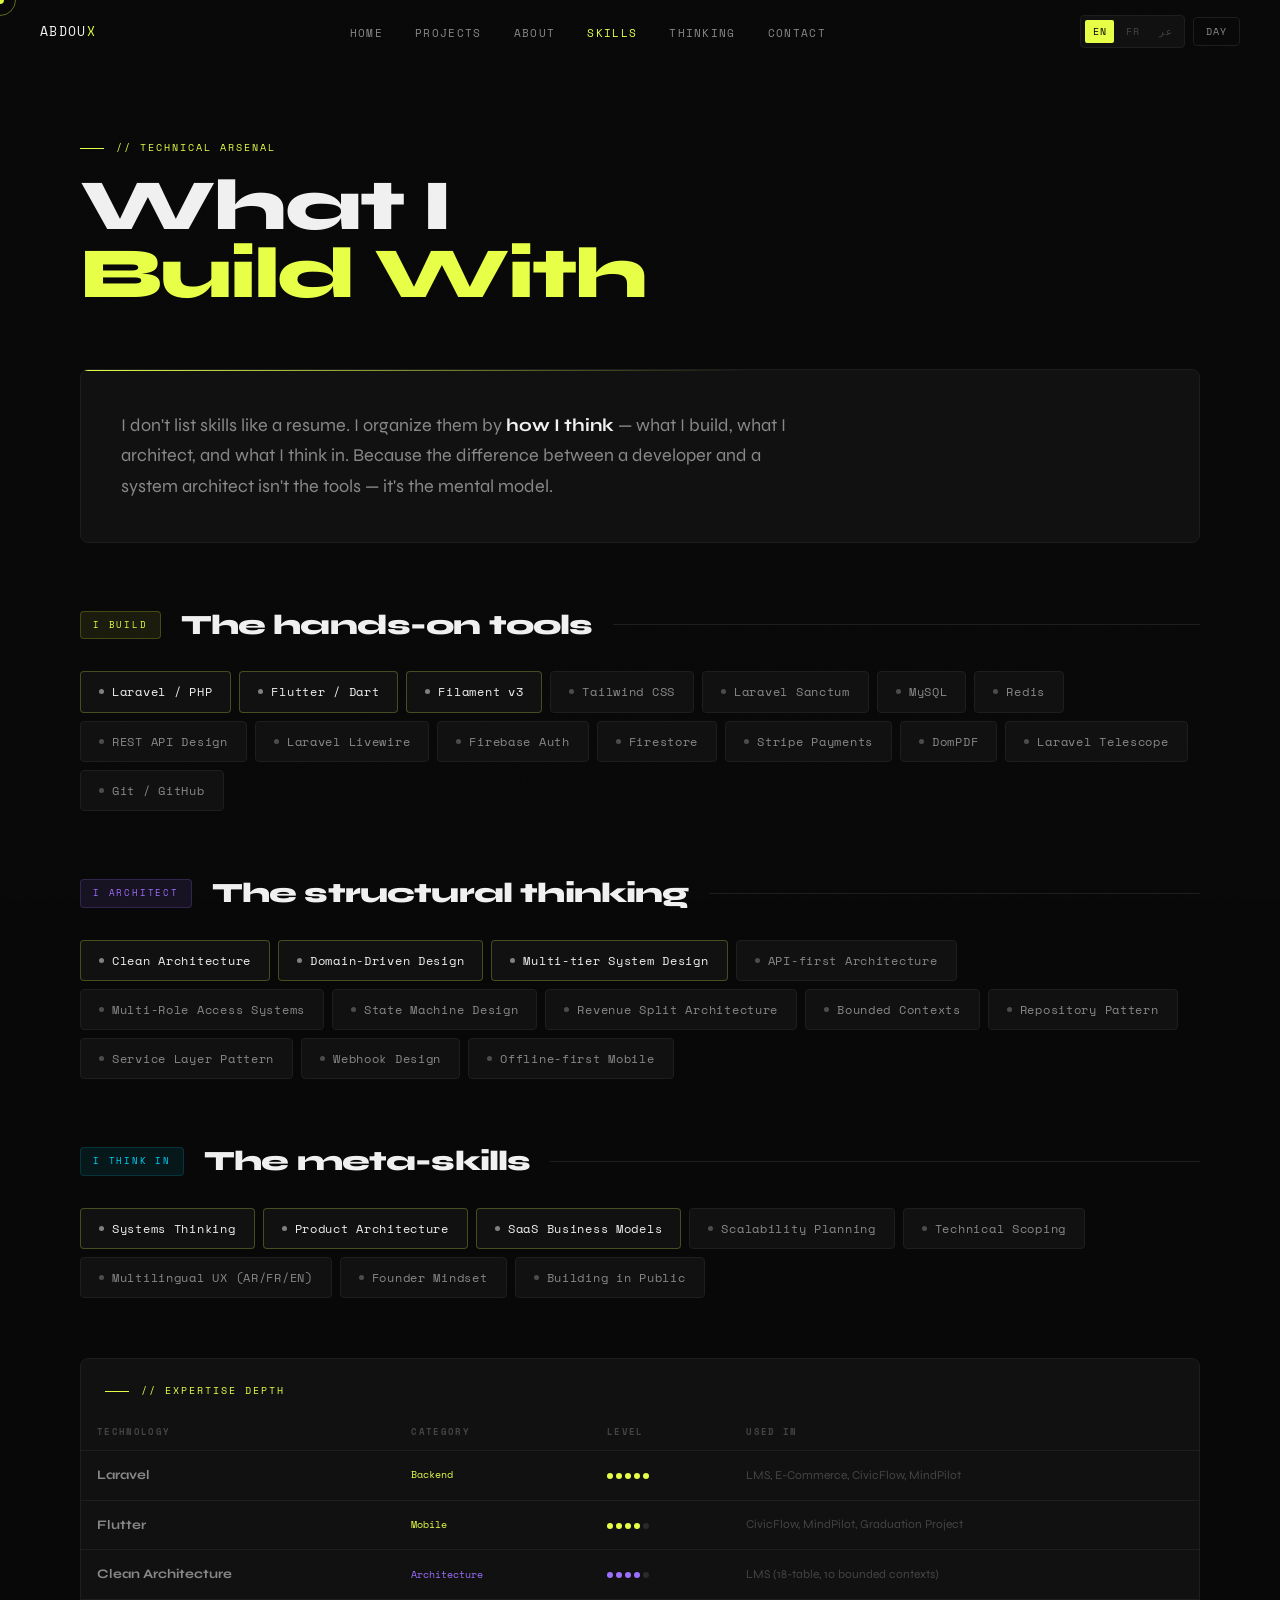
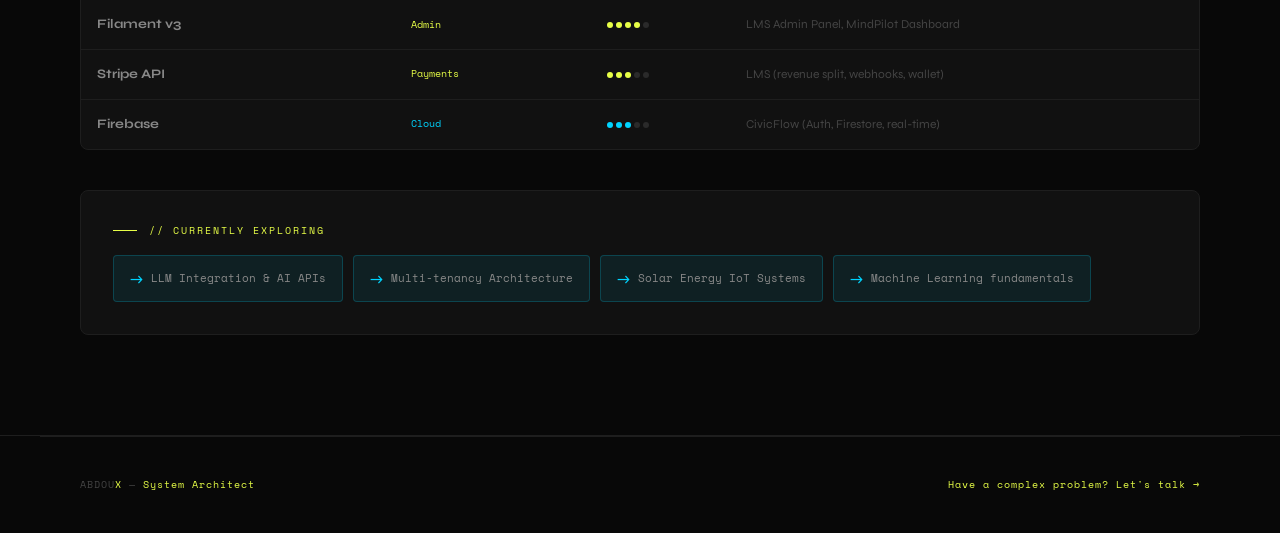
<file: pages/skills.html>
<!DOCTYPE html>
<html lang="en" dir="ltr" data-theme="dark">
<head>
  <link rel="preconnect" href="https://fonts.googleapis.com">
  <link rel="preconnect" href="https://fonts.gstatic.com" crossorigin>
  <link href="https://fonts.googleapis.com/css2?family=Space+Mono:ital,wght@0,400;0,700;1,400&family=Syne:wght@400;600;700;800&family=IBM+Plex+Sans+Arabic:wght@300;400;500;600;700&display=swap" rel="stylesheet">
  <meta charset="UTF-8"/>
  <meta name="viewport" content="width=device-width, initial-scale=1.0"/>
  <title data-i18n-title="page_title">Skills — AbdouX</title>
  <style>
:root {
  --bg-primary: #080808;
  --bg-secondary: #0f0f0f;
  --bg-card: #111111;
  --bg-card-hover: #161616;
  --border: #1e1e1e;
  --border-bright: #2a2a2a;
  --text-primary: #f0f0f0;
  --text-secondary: #888;
  --text-muted: #444;
  --accent: #e8ff47;
  --accent-dim: rgba(232,255,71,0.08);
  --accent-glow: rgba(232,255,71,0.15);
  --violet: #9d6fff;
  --violet-dim: rgba(157,111,255,0.1);
  --cyan: #00d4ff;
  --cyan-dim: rgba(0,212,255,0.08);
  --red: #ff4747;
  --green: #39ff84;
  --font-display: 'Syne', sans-serif;
  --font-mono: 'Space Mono', monospace;
  --font-arabic: 'IBM Plex Sans Arabic', sans-serif;
  --radius: 4px;
  --radius-lg: 8px;
  --transition: 0.25s cubic-bezier(0.4,0,0.2,1);
}

[data-theme="light"] {
  --bg-primary: #f5f5f0;
  --bg-secondary: #ebebeb;
  --bg-card: #ffffff;
  --bg-card-hover: #f9f9f9;
  --border: #e0e0e0;
  --border-bright: #cccccc;
  --text-primary: #0a0a0a;
  --text-secondary: #555;
  --text-muted: #aaa;
  --accent: #1a1a00;
  --accent-dim: rgba(26,26,0,0.06);
  --accent-glow: rgba(26,26,0,0.1);
}

* { margin: 0; padding: 0; box-sizing: border-box; }

html {
  scroll-behavior: smooth;
  cursor: none;
}

body {
  background: var(--bg-primary);
  color: var(--text-primary);
  font-family: var(--font-display);
  line-height: 1.6;
  overflow-x: hidden;
  transition: background var(--transition), color var(--transition);
}

body[dir="rtl"] {
  font-family: var(--font-arabic);
}

/* CUSTOM CURSOR */
.cursor {
  width: 8px; height: 8px;
  background: var(--accent);
  border-radius: 50%;
  position: fixed;
  top: 0; left: 0;
  pointer-events: none;
  z-index: 9999;
  transform: translate(-50%, -50%);
  transition: width 0.2s, height 0.2s, background 0.2s;
  mix-blend-mode: difference;
}
.cursor-ring {
  width: 32px; height: 32px;
  border: 1px solid rgba(232,255,71,0.4);
  border-radius: 50%;
  position: fixed;
  top: 0; left: 0;
  pointer-events: none;
  z-index: 9998;
  transform: translate(-50%, -50%);
  transition: all 0.12s ease;
}
body:hover .cursor { opacity: 1; }

/* SCROLLBAR */
::-webkit-scrollbar { width: 3px; }
::-webkit-scrollbar-track { background: var(--bg-primary); }
::-webkit-scrollbar-thumb { background: var(--border-bright); }

/* NOISE OVERLAY */
body::before {
  content: '';
  position: fixed;
  inset: 0;
  background-image: url("data:image/svg+xml,%3Csvg viewBox='0 0 512 512' xmlns='http://www.w3.org/2000/svg'%3E%3Cfilter id='noise'%3E%3CfeTurbulence type='fractalNoise' baseFrequency='0.9' numOctaves='4' stitchTiles='stitch'/%3E%3C/filter%3E%3Crect width='100%25' height='100%25' filter='url(%23noise)' opacity='0.04'/%3E%3C/svg%3E");
  pointer-events: none;
  z-index: 0;
  opacity: 0.4;
}

/* NAVBAR */
.navbar {
  position: fixed;
  top: 0; left: 0; right: 0;
  z-index: 1000;
  padding: 0 40px;
  height: 64px;
  display: flex;
  align-items: center;
  justify-content: space-between;
  border-bottom: 1px solid transparent;
  transition: all var(--transition);
  backdrop-filter: blur(0px);
}
.navbar.scrolled {
  background: rgba(8,8,8,0.92);
  border-bottom-color: var(--border);
  backdrop-filter: blur(20px);
}
[data-theme="light"] .navbar.scrolled {
  background: rgba(245,245,240,0.92);
}

.nav-logo {
  font-family: var(--font-mono);
  font-size: 13px;
  color: var(--text-primary);
  text-decoration: none;
  letter-spacing: 0.1em;
}
.nav-logo span { color: var(--accent); }

.nav-links {
  display: flex;
  align-items: center;
  gap: 32px;
  list-style: none;
}
.nav-links a {
  font-family: var(--font-mono);
  font-size: 11px;
  color: var(--text-secondary);
  text-decoration: none;
  letter-spacing: 0.12em;
  text-transform: uppercase;
  transition: color var(--transition);
}
.nav-links a:hover { color: var(--text-primary); }
.nav-links a.active { color: var(--accent); }

.nav-controls {
  display: flex;
  align-items: center;
  gap: 8px;
}

.btn-control {
  background: transparent;
  border: 1px solid var(--border);
  color: var(--text-secondary);
  font-family: var(--font-mono);
  font-size: 10px;
  padding: 6px 12px;
  border-radius: var(--radius);
  cursor: none;
  letter-spacing: 0.1em;
  transition: all var(--transition);
}
.btn-control:hover {
  border-color: var(--accent);
  color: var(--accent);
}

.lang-switcher {
  display: flex;
  align-items: center;
  gap: 4px;
  background: var(--bg-card);
  border: 1px solid var(--border);
  border-radius: var(--radius);
  padding: 4px;
}
.lang-btn {
  background: transparent;
  border: none;
  color: var(--text-muted);
  font-family: var(--font-mono);
  font-size: 10px;
  padding: 4px 8px;
  border-radius: 2px;
  cursor: none;
  transition: all var(--transition);
  letter-spacing: 0.05em;
}
.lang-btn.active {
  background: var(--accent);
  color: #000;
}
.lang-btn:hover:not(.active) {
  color: var(--text-primary);
}

/* NAV HAMBURGER */
.nav-hamburger {
  display: none;
  flex-direction: column;
  gap: 5px;
  cursor: none;
  padding: 8px;
  background: transparent;
  border: none;
}
.nav-hamburger span {
  display: block;
  width: 20px; height: 1px;
  background: var(--text-primary);
  transition: all var(--transition);
}

/* MOBILE NAV */
.nav-mobile {
  display: none;
  position: fixed;
  inset: 64px 0 0 0;
  background: var(--bg-primary);
  z-index: 999;
  padding: 40px;
  flex-direction: column;
  gap: 24px;
  border-top: 1px solid var(--border);
}
.nav-mobile.open { display: flex; }
.nav-mobile a {
  font-family: var(--font-mono);
  font-size: 14px;
  color: var(--text-secondary);
  text-decoration: none;
  letter-spacing: 0.1em;
  text-transform: uppercase;
  padding: 12px 0;
  border-bottom: 1px solid var(--border);
  transition: color var(--transition);
}
.nav-mobile a:hover { color: var(--accent); }

/* MAIN CONTENT */
main { position: relative; z-index: 1; }

/* SECTION COMMON */
section {
  padding: 100px 40px;
  max-width: 1200px;
  margin: 0 auto;
}

.section-label {
  font-family: var(--font-mono);
  font-size: 10px;
  color: var(--accent);
  letter-spacing: 0.2em;
  text-transform: uppercase;
  margin-bottom: 16px;
  display: flex;
  align-items: center;
  gap: 12px;
}
.section-label::before {
  content: '';
  display: inline-block;
  width: 24px; height: 1px;
  background: var(--accent);
}
[dir="rtl"] .section-label::before { order: 1; }

.section-title {
  font-size: clamp(36px, 6vw, 72px);
  font-weight: 800;
  line-height: 0.95;
  letter-spacing: -0.03em;
}

/* HERO */
.hero {
  min-height: 100vh;
  display: flex;
  flex-direction: column;
  justify-content: flex-end;
  padding: 0 40px 80px;
  position: relative;
  overflow: hidden;
}

.hero-grid-overlay {
  position: absolute;
  inset: 0;
  background-image:
    linear-gradient(var(--border) 1px, transparent 1px),
    linear-gradient(90deg, var(--border) 1px, transparent 1px);
  background-size: 60px 60px;
  opacity: 0.3;
  pointer-events: none;
}

.hero-glow {
  position: absolute;
  width: 600px; height: 600px;
  background: radial-gradient(circle, rgba(232,255,71,0.06) 0%, transparent 70%);
  top: -100px; right: -100px;
  pointer-events: none;
  animation: pulse-glow 6s ease-in-out infinite;
}
@keyframes pulse-glow {
  0%, 100% { opacity: 0.6; transform: scale(1); }
  50% { opacity: 1; transform: scale(1.1); }
}

.hero-content { position: relative; z-index: 1; max-width: 1200px; margin: 0 auto; width: 100%; }

.hero-eyebrow {
  font-family: var(--font-mono);
  font-size: 11px;
  color: var(--accent);
  letter-spacing: 0.2em;
  text-transform: uppercase;
  margin-bottom: 24px;
  display: flex;
  align-items: center;
  gap: 12px;
}
.hero-eyebrow::before {
  content: '';
  width: 40px; height: 1px;
  background: var(--accent);
}
[dir="rtl"] .hero-eyebrow { flex-direction: row-reverse; }

.hero-headline {
  font-size: clamp(48px, 8vw, 110px);
  font-weight: 800;
  line-height: 0.92;
  letter-spacing: -0.04em;
  margin-bottom: 32px;
}

.hero-headline .line-accent { color: var(--accent); }
.hero-headline .line-outline {
  -webkit-text-stroke: 1px var(--border-bright);
  color: transparent;
}

.hero-sub {
  font-size: 16px;
  color: var(--text-secondary);
  max-width: 560px;
  line-height: 1.7;
  margin-bottom: 48px;
}

.hero-actions {
  display: flex;
  align-items: center;
  gap: 16px;
  flex-wrap: wrap;
}

.btn-primary {
  background: var(--accent);
  color: #000;
  font-family: var(--font-mono);
  font-size: 11px;
  letter-spacing: 0.12em;
  text-transform: uppercase;
  padding: 14px 28px;
  border: none;
  border-radius: var(--radius);
  cursor: none;
  text-decoration: none;
  display: inline-flex;
  align-items: center;
  gap: 8px;
  font-weight: 700;
  transition: all var(--transition);
}
.btn-primary:hover {
  transform: translateY(-2px);
  box-shadow: 0 8px 32px var(--accent-glow);
}

.btn-secondary {
  background: transparent;
  color: var(--text-primary);
  font-family: var(--font-mono);
  font-size: 11px;
  letter-spacing: 0.12em;
  text-transform: uppercase;
  padding: 13px 28px;
  border: 1px solid var(--border-bright);
  border-radius: var(--radius);
  cursor: none;
  text-decoration: none;
  display: inline-flex;
  align-items: center;
  gap: 8px;
  transition: all var(--transition);
}
.btn-secondary:hover {
  border-color: var(--text-primary);
  transform: translateY(-2px);
}

.hero-bottom {
  margin-top: 80px;
  display: flex;
  align-items: center;
  justify-content: space-between;
  border-top: 1px solid var(--border);
  padding-top: 24px;
}
.hero-stats {
  display: flex;
  gap: 48px;
}
.hero-stat-num {
  font-size: 28px;
  font-weight: 800;
  letter-spacing: -0.03em;
  color: var(--text-primary);
}
.hero-stat-label {
  font-family: var(--font-mono);
  font-size: 9px;
  color: var(--text-muted);
  letter-spacing: 0.15em;
  text-transform: uppercase;
  margin-top: 4px;
}

.status-badge {
  display: flex;
  align-items: center;
  gap: 8px;
  font-family: var(--font-mono);
  font-size: 10px;
  color: var(--text-secondary);
  letter-spacing: 0.1em;
}
.status-dot {
  width: 6px; height: 6px;
  border-radius: 50%;
  background: var(--green);
  box-shadow: 0 0 8px var(--green);
  animation: status-pulse 2s ease-in-out infinite;
}
@keyframes status-pulse {
  0%, 100% { box-shadow: 0 0 4px var(--green); }
  50% { box-shadow: 0 0 12px var(--green); }
}

/* BENTO GRID */
.bento-grid {
  display: grid;
  grid-template-columns: repeat(12, 1fr);
  gap: 12px;
  max-width: 1200px;
  margin: 0 auto;
  padding: 0 40px 100px;
}

.bento-card {
  background: var(--bg-card);
  border: 1px solid var(--border);
  border-radius: var(--radius-lg);
  padding: 28px;
  position: relative;
  overflow: hidden;
  transition: all var(--transition);
  cursor: none;
}
.bento-card:hover {
  background: var(--bg-card-hover);
  border-color: var(--border-bright);
  transform: translateY(-2px);
}
.bento-card::before {
  content: '';
  position: absolute;
  inset: 0;
  opacity: 0;
  transition: opacity var(--transition);
  background: linear-gradient(135deg, var(--accent-dim), transparent);
  pointer-events: none;
}
.bento-card:hover::before { opacity: 1; }

/* Grid spans */
.span-4 { grid-column: span 4; }
.span-6 { grid-column: span 6; }
.span-8 { grid-column: span 8; }
.span-12 { grid-column: span 12; }
.span-3 { grid-column: span 3; }

.card-tag {
  font-family: var(--font-mono);
  font-size: 9px;
  color: var(--text-muted);
  letter-spacing: 0.18em;
  text-transform: uppercase;
  margin-bottom: 16px;
}

.card-title {
  font-size: 22px;
  font-weight: 700;
  letter-spacing: -0.02em;
  margin-bottom: 10px;
  line-height: 1.2;
}

.card-desc {
  font-size: 13px;
  color: var(--text-secondary);
  line-height: 1.6;
}

.card-link {
  display: inline-flex;
  align-items: center;
  gap: 6px;
  font-family: var(--font-mono);
  font-size: 10px;
  color: var(--accent);
  letter-spacing: 0.12em;
  text-decoration: none;
  text-transform: uppercase;
  margin-top: 20px;
  transition: gap var(--transition);
}
.card-link:hover { gap: 10px; }

/* Special Cards */
.card-mindpilot {
  border-color: rgba(157,111,255,0.3);
  background: linear-gradient(135deg, var(--bg-card), rgba(157,111,255,0.04));
}
.card-mindpilot:hover {
  border-color: rgba(157,111,255,0.5);
}
.card-mindpilot::before {
  background: linear-gradient(135deg, var(--violet-dim), transparent);
}

.live-badge {
  display: inline-flex;
  align-items: center;
  gap: 6px;
  background: rgba(255,71,71,0.1);
  border: 1px solid rgba(255,71,71,0.25);
  color: var(--red);
  font-family: var(--font-mono);
  font-size: 9px;
  padding: 4px 10px;
  border-radius: 20px;
  letter-spacing: 0.12em;
  text-transform: uppercase;
  margin-bottom: 16px;
}
.live-dot {
  width: 5px; height: 5px;
  border-radius: 50%;
  background: var(--red);
  animation: status-pulse 1.5s ease-in-out infinite;
}

.progress-bar-wrap {
  margin-top: 20px;
}
.progress-label {
  display: flex;
  justify-content: space-between;
  font-family: var(--font-mono);
  font-size: 9px;
  color: var(--text-muted);
  letter-spacing: 0.1em;
  margin-bottom: 6px;
}
.progress-bar {
  height: 2px;
  background: var(--border);
  border-radius: 2px;
  overflow: hidden;
}
.progress-fill {
  height: 100%;
  background: var(--violet);
  border-radius: 2px;
  box-shadow: 0 0 8px var(--violet);
  transition: width 1s ease;
}

.card-future {
  border-color: rgba(0,212,255,0.2);
  background: linear-gradient(135deg, var(--bg-card), rgba(0,212,255,0.03));
}
.card-future:hover { border-color: rgba(0,212,255,0.4); }

.future-tag {
  font-family: var(--font-mono);
  font-size: 9px;
  color: var(--cyan);
  letter-spacing: 0.18em;
  text-transform: uppercase;
  margin-bottom: 16px;
}

/* TECH TAGS */
.tech-tags {
  display: flex;
  flex-wrap: wrap;
  gap: 6px;
  margin-top: 16px;
}
.tech-tag {
  font-family: var(--font-mono);
  font-size: 9px;
  padding: 4px 10px;
  border: 1px solid var(--border);
  border-radius: 3px;
  color: var(--text-muted);
  letter-spacing: 0.08em;
}

/* FOOTER */
footer {
  border-top: 1px solid var(--border);
  padding: 40px;
  max-width: 1200px;
  margin: 0 auto;
  display: flex;
  align-items: center;
  justify-content: space-between;
  flex-wrap: wrap;
  gap: 16px;
}

.footer-mono {
  font-family: var(--font-mono);
  font-size: 10px;
  color: var(--text-muted);
  letter-spacing: 0.1em;
}
.footer-mono span { color: var(--accent); }

/* PAGE HERO (for sub-pages) */
.page-hero {
  min-height: 40vh;
  display: flex;
  align-items: flex-end;
  padding: 120px 40px 60px;
  position: relative;
  max-width: 1200px;
  margin: 0 auto;
}

/* CARDS GRID */
.cards-grid {
  display: grid;
  grid-template-columns: repeat(auto-fit, minmax(340px, 1fr));
  gap: 16px;
}

.project-card {
  background: var(--bg-card);
  border: 1px solid var(--border);
  border-radius: var(--radius-lg);
  padding: 36px;
  transition: all var(--transition);
  position: relative;
  overflow: hidden;
  cursor: none;
}
.project-card:hover {
  border-color: var(--border-bright);
  transform: translateY(-4px);
}
.project-card::after {
  content: '';
  position: absolute;
  top: 0; left: 0; right: 0;
  height: 1px;
  background: linear-gradient(90deg, transparent, var(--accent), transparent);
  opacity: 0;
  transition: opacity var(--transition);
}
.project-card:hover::after { opacity: 1; }

.project-number {
  font-family: var(--font-mono);
  font-size: 60px;
  font-weight: 700;
  color: var(--border-bright);
  line-height: 1;
  margin-bottom: 20px;
  letter-spacing: -0.04em;
}

.project-title {
  font-size: 26px;
  font-weight: 700;
  letter-spacing: -0.02em;
  margin-bottom: 8px;
}

.project-subtitle {
  font-family: var(--font-mono);
  font-size: 10px;
  color: var(--accent);
  letter-spacing: 0.15em;
  text-transform: uppercase;
  margin-bottom: 20px;
}

.project-problem {
  font-size: 13px;
  color: var(--text-secondary);
  line-height: 1.7;
  margin-bottom: 24px;
}

.divider {
  height: 1px;
  background: var(--border);
  margin: 24px 0;
}

.case-study-section {
  margin-bottom: 20px;
}
.case-study-label {
  font-family: var(--font-mono);
  font-size: 9px;
  color: var(--text-muted);
  letter-spacing: 0.18em;
  text-transform: uppercase;
  margin-bottom: 8px;
}
.case-study-text {
  font-size: 13px;
  color: var(--text-secondary);
  line-height: 1.7;
}

/* SKILLS */
.skills-zone {
  margin-bottom: 60px;
}
.zone-header {
  display: flex;
  align-items: baseline;
  gap: 16px;
  margin-bottom: 24px;
}
.zone-name {
  font-family: var(--font-mono);
  font-size: 11px;
  color: var(--text-muted);
  letter-spacing: 0.18em;
  text-transform: uppercase;
  white-space: nowrap;
}
.zone-title {
  font-size: 32px;
  font-weight: 800;
  letter-spacing: -0.03em;
}
.zone-line {
  flex: 1;
  height: 1px;
  background: var(--border);
}

.skill-items {
  display: flex;
  flex-wrap: wrap;
  gap: 8px;
}
.skill-item {
  background: var(--bg-card);
  border: 1px solid var(--border);
  border-radius: var(--radius);
  padding: 10px 16px;
  font-family: var(--font-mono);
  font-size: 11px;
  color: var(--text-secondary);
  letter-spacing: 0.08em;
  transition: all var(--transition);
  cursor: none;
}
.skill-item:hover {
  border-color: var(--accent);
  color: var(--accent);
  background: var(--accent-dim);
}
.skill-item.featured {
  border-color: var(--accent);
  color: var(--text-primary);
  background: var(--accent-dim);
}

/* ABOUT */
.about-grid {
  display: grid;
  grid-template-columns: 1fr 1fr;
  gap: 60px;
  align-items: start;
}
.about-text p {
  font-size: 16px;
  color: var(--text-secondary);
  line-height: 1.8;
  margin-bottom: 24px;
}
.about-text p strong {
  color: var(--text-primary);
  font-weight: 600;
}
.about-acts {
  display: flex;
  flex-direction: column;
  gap: 24px;
}
.act {
  padding: 24px;
  background: var(--bg-card);
  border: 1px solid var(--border);
  border-radius: var(--radius-lg);
  transition: all var(--transition);
}
.act:hover {
  border-color: var(--accent);
  background: var(--accent-dim);
}
.act-number {
  font-family: var(--font-mono);
  font-size: 9px;
  color: var(--accent);
  letter-spacing: 0.18em;
  margin-bottom: 8px;
}
.act-title {
  font-size: 16px;
  font-weight: 700;
  margin-bottom: 8px;
}
.act-text {
  font-size: 13px;
  color: var(--text-secondary);
  line-height: 1.6;
}

/* INSIGHTS */
.insights-grid {
  display: grid;
  grid-template-columns: repeat(auto-fit, minmax(320px, 1fr));
  gap: 16px;
}
.insight-card {
  background: var(--bg-card);
  border: 1px solid var(--border);
  border-radius: var(--radius-lg);
  padding: 32px;
  transition: all var(--transition);
  cursor: none;
}
.insight-card:hover {
  border-color: var(--border-bright);
  transform: translateY(-3px);
}
.insight-meta {
  display: flex;
  align-items: center;
  justify-content: space-between;
  margin-bottom: 20px;
}
.insight-category {
  font-family: var(--font-mono);
  font-size: 9px;
  color: var(--accent);
  letter-spacing: 0.15em;
  text-transform: uppercase;
}
.insight-date {
  font-family: var(--font-mono);
  font-size: 9px;
  color: var(--text-muted);
  letter-spacing: 0.1em;
}
.insight-title {
  font-size: 20px;
  font-weight: 700;
  letter-spacing: -0.02em;
  margin-bottom: 12px;
  line-height: 1.3;
}
.insight-excerpt {
  font-size: 13px;
  color: var(--text-secondary);
  line-height: 1.7;
}

/* CONTACT */
.contact-grid {
  display: grid;
  grid-template-columns: 1fr 1fr;
  gap: 80px;
  align-items: start;
}
.contact-question {
  font-size: clamp(32px, 5vw, 56px);
  font-weight: 800;
  letter-spacing: -0.03em;
  line-height: 1.05;
  margin-bottom: 24px;
}
.contact-question span { color: var(--accent); }
.contact-note {
  font-size: 14px;
  color: var(--text-secondary);
  line-height: 1.7;
  margin-bottom: 40px;
}
.contact-channels {
  display: flex;
  flex-direction: column;
  gap: 12px;
}
.channel-item {
  display: flex;
  align-items: center;
  gap: 12px;
  padding: 14px 16px;
  background: var(--bg-card);
  border: 1px solid var(--border);
  border-radius: var(--radius);
  text-decoration: none;
  color: var(--text-secondary);
  font-family: var(--font-mono);
  font-size: 11px;
  letter-spacing: 0.08em;
  transition: all var(--transition);
  cursor: none;
}
.channel-item:hover {
  border-color: var(--accent);
  color: var(--text-primary);
  background: var(--accent-dim);
}
.channel-icon {
  font-size: 14px;
  width: 20px;
  text-align: center;
}

.contact-form {
  display: flex;
  flex-direction: column;
  gap: 16px;
}
.form-group { display: flex; flex-direction: column; gap: 6px; }
.form-label {
  font-family: var(--font-mono);
  font-size: 9px;
  color: var(--text-muted);
  letter-spacing: 0.18em;
  text-transform: uppercase;
}
.form-input, .form-textarea, .form-select {
  background: var(--bg-card);
  border: 1px solid var(--border);
  border-radius: var(--radius);
  color: var(--text-primary);
  font-family: var(--font-display);
  font-size: 14px;
  padding: 12px 16px;
  outline: none;
  transition: border-color var(--transition);
  cursor: none;
}
.form-input:focus, .form-textarea:focus, .form-select:focus {
  border-color: var(--accent);
}
.form-textarea { min-height: 120px; resize: vertical; }
.form-select option { background: var(--bg-primary); }

/* ANIMATIONS */
.fade-up {
  opacity: 0;
  transform: translateY(24px);
  transition: opacity 0.6s ease, transform 0.6s ease;
}
.fade-up.visible {
  opacity: 1;
  transform: translateY(0);
}

/* RESPONSIVE */
@media (max-width: 1024px) {
  .span-4 { grid-column: span 6; }
  .span-8 { grid-column: span 12; }
  .span-3 { grid-column: span 6; }
  .about-grid { grid-template-columns: 1fr; gap: 40px; }
  .contact-grid { grid-template-columns: 1fr; gap: 40px; }
}

@media (max-width: 768px) {
  .navbar { padding: 0 20px; }
  .nav-links { display: none; }
  .nav-hamburger { display: flex; }
  section { padding: 60px 20px; }
  .hero { padding: 0 20px 60px; }
  .bento-grid { padding: 0 20px 60px; gap: 8px; }
  .span-4, .span-6, .span-8, .span-12, .span-3 { grid-column: span 12; }
  .hero-stats { gap: 24px; }
  footer { padding: 24px 20px; flex-direction: column; align-items: flex-start; }
  .page-hero { padding: 100px 20px 40px; }
  .cards-grid { grid-template-columns: 1fr; }
  .insights-grid { grid-template-columns: 1fr; }
}

/* RTL ADJUSTMENTS */
[dir="rtl"] .hero-eyebrow::before { order: 1; }
[dir="rtl"] .section-label::before { order: 1; }
[dir="rtl"] .card-link { flex-direction: row-reverse; }
[dir="rtl"] .status-badge { flex-direction: row-reverse; }
[dir="rtl"] .hero-bottom { flex-direction: row-reverse; }
[dir="rtl"] .hero-stats { flex-direction: row-reverse; }
[dir="rtl"] .zone-header { flex-direction: row-reverse; }
[dir="rtl"] .act-number { text-align: right; }
  </style>
<style>
    .skills-wrap { max-width: 1200px; margin: 0 auto; padding: 0 40px 100px; }

    .skills-philosophy {
      background: var(--bg-card);
      border: 1px solid var(--border);
      border-radius: var(--radius-lg);
      padding: 40px;
      margin-bottom: 60px;
      position: relative;
      overflow: hidden;
    }
    .skills-philosophy::before {
      content: '';
      position: absolute;
      top: 0; left: 0; right: 0;
      height: 1px;
      background: linear-gradient(90deg, var(--accent), transparent 60%);
    }
    .skills-philosophy-text {
      font-size: 18px;
      color: var(--text-secondary);
      line-height: 1.7;
      max-width: 700px;
    }
    .skills-philosophy-text strong { color: var(--text-primary); }

    .zone-block {
      margin-bottom: 60px;
    }
    .zone-header-row {
      display: flex;
      align-items: center;
      gap: 20px;
      margin-bottom: 24px;
    }
    [dir="rtl"] .zone-header-row { flex-direction: row-reverse; }
    .zone-verb {
      font-family: var(--font-mono);
      font-size: 9px;
      color: var(--text-muted);
      letter-spacing: 0.2em;
      text-transform: uppercase;
      white-space: nowrap;
      background: var(--bg-card);
      border: 1px solid var(--border);
      padding: 6px 12px;
      border-radius: var(--radius);
    }
    .zone-verb.build { color: var(--accent); border-color: rgba(232,255,71,0.2); background: var(--accent-dim); }
    .zone-verb.architect { color: var(--violet); border-color: rgba(157,111,255,0.2); background: var(--violet-dim); }
    .zone-verb.think { color: var(--cyan); border-color: rgba(0,212,255,0.15); background: var(--cyan-dim); }

    .zone-heading {
      font-size: 28px;
      font-weight: 800;
      letter-spacing: -0.03em;
    }
    .zone-rule { flex: 1; height: 1px; background: var(--border); }

    .skills-list {
      display: flex;
      flex-wrap: wrap;
      gap: 8px;
    }

    .skill-chip {
      display: flex;
      align-items: center;
      gap: 8px;
      padding: 10px 18px;
      background: var(--bg-card);
      border: 1px solid var(--border);
      border-radius: var(--radius);
      font-family: var(--font-mono);
      font-size: 12px;
      color: var(--text-secondary);
      letter-spacing: 0.06em;
      cursor: none;
      transition: all var(--transition);
      position: relative;
      overflow: hidden;
    }
    .skill-chip::before {
      content: '';
      position: absolute;
      inset: 0;
      opacity: 0;
      transition: opacity var(--transition);
    }
    .skill-chip:hover { transform: translateY(-2px); }

    .skill-chip.build:hover { border-color: rgba(232,255,71,0.4); color: var(--accent); background: var(--accent-dim); }
    .skill-chip.architect:hover { border-color: rgba(157,111,255,0.4); color: var(--violet); background: var(--violet-dim); }
    .skill-chip.think:hover { border-color: rgba(0,212,255,0.3); color: var(--cyan); background: var(--cyan-dim); }

    .skill-chip.core { border-color: rgba(232,255,71,0.25); color: var(--text-primary); }
    .skill-dot {
      width: 5px; height: 5px;
      border-radius: 50%;
      background: currentColor;
      opacity: 0.5;
    }

    .expertise-table {
      width: 100%;
      border-collapse: collapse;
      margin-top: 16px;
    }
    .expertise-table th {
      font-family: var(--font-mono);
      font-size: 9px;
      color: var(--text-muted);
      letter-spacing: 0.15em;
      text-transform: uppercase;
      padding: 10px 16px;
      text-align: left;
      border-bottom: 1px solid var(--border);
    }
    [dir="rtl"] .expertise-table th { text-align: right; }
    .expertise-table td {
      padding: 14px 16px;
      font-size: 13px;
      color: var(--text-secondary);
      border-bottom: 1px solid var(--border);
      transition: background var(--transition);
    }
    .expertise-table tr:hover td { background: var(--bg-card-hover); }
    .expertise-table tr:last-child td { border-bottom: none; }
    .expertise-level {
      display: inline-flex;
      align-items: center;
      gap: 3px;
    }
    .level-dot {
      width: 6px; height: 6px;
      border-radius: 50%;
      background: var(--border-bright);
    }
    .level-dot.filled { background: var(--accent); }

    .currently-learning {
      background: var(--bg-card);
      border: 1px solid var(--border);
      border-radius: var(--radius-lg);
      padding: 32px;
      margin-top: 40px;
    }

    @media (max-width: 768px) {
      .skills-wrap { padding: 0 20px 60px; }
      .skills-philosophy { padding: 24px; }
      .zone-heading { font-size: 22px; }
    }
  </style>
<script>
(function(){var loc=window.location.href,isP=loc.indexOf('/pages/')>-1,base=isP?'../':'';var pages={home:base+'index.html',projects:base+'pages/projects.html',about:base+'pages/about.html',skills:base+'pages/skills.html',insights:base+'pages/insights.html',contact:base+'pages/contact.html'};window.goTo=function(p){if(pages[p])window.location.href=pages[p];};document.addEventListener('DOMContentLoaded',function(){document.querySelectorAll('[data-page]').forEach(function(el){var p=el.getAttribute('data-page');if(pages[p])el.href=pages[p];});var cur=window.location.href.split('/').pop().replace('.html','')||'index';document.querySelectorAll('[data-page]').forEach(function(el){var p=el.getAttribute('data-page');if(p===cur||(cur==='index'&&p==='home'))el.classList.add('active');});});})();
</script>
</head>
<body>
<nav class="navbar">
  <a href="#" data-page="home" class="nav-logo">ABDOU<span>X</span></a>
  <ul class="nav-links">
    <li><a href="#" data-page="home"     data-i18n="nav_home">Home</a></li>
    <li><a href="#" data-page="projects" data-i18n="nav_projects">Projects</a></li>
    <li><a href="#" data-page="about"    data-i18n="nav_about">About</a></li>
    <li><a href="#" data-page="skills"   class="active" data-i18n="nav_skills">Skills</a></li>
    <li><a href="#" data-page="insights" data-i18n="nav_insights">Thinking</a></li>
    <li><a href="#" data-page="contact"  data-i18n="nav_contact">Contact</a></li>
  </ul>
  <div class="nav-controls">
    <div class="lang-switcher">
      <button class="lang-btn active" data-lang="en" onclick="switchLang('en')">EN</button>
      <button class="lang-btn" data-lang="fr" onclick="switchLang('fr')">FR</button>
      <button class="lang-btn" data-lang="ar" onclick="switchLang('ar')">عر</button>
    </div>
    <button class="btn-control btn-theme" onclick="toggleTheme()">DAY</button>
  </div>
  <button class="nav-hamburger"><span></span><span></span><span></span></button>
</nav>
<div class="nav-mobile">
  <a href="#" data-page="home"     data-i18n="nav_home">Home</a>
  <a href="#" data-page="projects" data-i18n="nav_projects">Projects</a>
  <a href="#" data-page="about"    data-i18n="nav_about">About</a>
  <a href="#" data-page="skills"   data-i18n="nav_skills">Skills</a>
  <a href="#" data-page="insights" data-i18n="nav_insights">Thinking</a>
  <a href="#" data-page="contact"  data-i18n="nav_contact">Contact</a>
</div>

<main>
  <div style="max-width:1200px;margin:0 auto;padding:140px 40px 60px;">
    <div class="section-label" data-i18n="page_label">// Technical Arsenal</div>
    <h1 class="section-title fade-up">
      <span data-i18n="hero_h1">What I</span><br>
      <span style="color:var(--accent);" data-i18n="hero_h2">Build With</span>
    </h1>
  </div>

  <div class="skills-wrap">

    <div class="skills-philosophy fade-up">
      <div class="skills-philosophy-text" data-i18n-html="philosophy">
        I don't list skills like a resume. I organize them by <strong>how I think</strong> — what I build, what I architect, and what I think in. Because the difference between a developer and a system architect isn't the tools — it's the mental model.
      </div>
    </div>

    <!-- ZONE 1 -->
    <div class="zone-block fade-up">
      <div class="zone-header-row">
        <span class="zone-verb build" data-i18n="z1_verb">I BUILD</span>
        <div class="zone-heading" data-i18n="z1_heading">The hands-on tools</div>
        <div class="zone-rule"></div>
      </div>
      <div class="skills-list">
        <div class="skill-chip build core"><span class="skill-dot"></span>Laravel / PHP</div>
        <div class="skill-chip build core"><span class="skill-dot"></span>Flutter / Dart</div>
        <div class="skill-chip build core"><span class="skill-dot"></span>Filament v3</div>
        <div class="skill-chip build"><span class="skill-dot"></span>Tailwind CSS</div>
        <div class="skill-chip build"><span class="skill-dot"></span>Laravel Sanctum</div>
        <div class="skill-chip build"><span class="skill-dot"></span>MySQL</div>
        <div class="skill-chip build"><span class="skill-dot"></span>Redis</div>
        <div class="skill-chip build"><span class="skill-dot"></span>REST API Design</div>
        <div class="skill-chip build"><span class="skill-dot"></span>Laravel Livewire</div>
        <div class="skill-chip build"><span class="skill-dot"></span>Firebase Auth</div>
        <div class="skill-chip build"><span class="skill-dot"></span>Firestore</div>
        <div class="skill-chip build"><span class="skill-dot"></span>Stripe Payments</div>
        <div class="skill-chip build"><span class="skill-dot"></span>DomPDF</div>
        <div class="skill-chip build"><span class="skill-dot"></span>Laravel Telescope</div>
        <div class="skill-chip build"><span class="skill-dot"></span>Git / GitHub</div>
      </div>
    </div>

    <!-- ZONE 2 -->
    <div class="zone-block fade-up">
      <div class="zone-header-row">
        <span class="zone-verb architect" data-i18n="z2_verb">I ARCHITECT</span>
        <div class="zone-heading" data-i18n="z2_heading">The structural thinking</div>
        <div class="zone-rule"></div>
      </div>
      <div class="skills-list">
        <div class="skill-chip architect core"><span class="skill-dot"></span>Clean Architecture</div>
        <div class="skill-chip architect core"><span class="skill-dot"></span>Domain-Driven Design</div>
        <div class="skill-chip architect core"><span class="skill-dot"></span>Multi-tier System Design</div>
        <div class="skill-chip architect"><span class="skill-dot"></span>API-first Architecture</div>
        <div class="skill-chip architect"><span class="skill-dot"></span>Multi-Role Access Systems</div>
        <div class="skill-chip architect"><span class="skill-dot"></span>State Machine Design</div>
        <div class="skill-chip architect"><span class="skill-dot"></span>Revenue Split Architecture</div>
        <div class="skill-chip architect"><span class="skill-dot"></span>Bounded Contexts</div>
        <div class="skill-chip architect"><span class="skill-dot"></span>Repository Pattern</div>
        <div class="skill-chip architect"><span class="skill-dot"></span>Service Layer Pattern</div>
        <div class="skill-chip architect"><span class="skill-dot"></span>Webhook Design</div>
        <div class="skill-chip architect"><span class="skill-dot"></span>Offline-first Mobile</div>
      </div>
    </div>

    <!-- ZONE 3 -->
    <div class="zone-block fade-up">
      <div class="zone-header-row">
        <span class="zone-verb think" data-i18n="z3_verb">I THINK IN</span>
        <div class="zone-heading" data-i18n="z3_heading">The meta-skills</div>
        <div class="zone-rule"></div>
      </div>
      <div class="skills-list">
        <div class="skill-chip think core"><span class="skill-dot"></span><span data-i18n="th1">Systems Thinking</span></div>
        <div class="skill-chip think core"><span class="skill-dot"></span><span data-i18n="th2">Product Architecture</span></div>
        <div class="skill-chip think core"><span class="skill-dot"></span><span data-i18n="th3">SaaS Business Models</span></div>
        <div class="skill-chip think"><span class="skill-dot"></span><span data-i18n="th4">Scalability Planning</span></div>
        <div class="skill-chip think"><span class="skill-dot"></span><span data-i18n="th5">Technical Scoping</span></div>
        <div class="skill-chip think"><span class="skill-dot"></span><span data-i18n="th6">Multilingual UX (AR/FR/EN)</span></div>
        <div class="skill-chip think"><span class="skill-dot"></span><span data-i18n="th7">Founder Mindset</span></div>
        <div class="skill-chip think"><span class="skill-dot"></span><span data-i18n="th8">Building in Public</span></div>
      </div>
    </div>

    <!-- EXPERTISE TABLE -->
    <div class="fade-up" style="background:var(--bg-card);border:1px solid var(--border);border-radius:var(--radius-lg);overflow:hidden;margin-bottom:40px;">
      <div style="padding:24px 24px 0;">
        <div class="section-label" data-i18n="expertise_label">// Expertise Depth</div>
      </div>
      <table class="expertise-table">
        <thead>
          <tr>
            <th data-i18n="th_tech">Technology</th>
            <th data-i18n="th_cat">Category</th>
            <th data-i18n="th_level">Level</th>
            <th data-i18n="th_used">Used In</th>
          </tr>
        </thead>
        <tbody>
          <tr>
            <td><strong>Laravel</strong></td>
            <td style="font-family:var(--font-mono);font-size:10px;color:var(--accent);">Backend</td>
            <td><div class="expertise-level"><div class="level-dot filled"></div><div class="level-dot filled"></div><div class="level-dot filled"></div><div class="level-dot filled"></div><div class="level-dot filled"></div></div></td>
            <td style="font-size:12px;color:var(--text-muted);">LMS, E-Commerce, CivicFlow, MindPilot</td>
          </tr>
          <tr>
            <td><strong>Flutter</strong></td>
            <td style="font-family:var(--font-mono);font-size:10px;color:var(--accent);">Mobile</td>
            <td><div class="expertise-level"><div class="level-dot filled"></div><div class="level-dot filled"></div><div class="level-dot filled"></div><div class="level-dot filled"></div><div class="level-dot"></div></div></td>
            <td style="font-size:12px;color:var(--text-muted);">CivicFlow, MindPilot, Graduation Project</td>
          </tr>
          <tr>
            <td><strong>Clean Architecture</strong></td>
            <td style="font-family:var(--font-mono);font-size:10px;color:var(--violet);">Architecture</td>
            <td><div class="expertise-level"><div class="level-dot filled" style="background:var(--violet);"></div><div class="level-dot filled" style="background:var(--violet);"></div><div class="level-dot filled" style="background:var(--violet);"></div><div class="level-dot filled" style="background:var(--violet);"></div><div class="level-dot"></div></div></td>
            <td style="font-size:12px;color:var(--text-muted);" data-i18n="exp_ca_used">LMS (18-table, 10 bounded contexts)</td>
          </tr>
          <tr>
            <td><strong>Filament v3</strong></td>
            <td style="font-family:var(--font-mono);font-size:10px;color:var(--accent);">Admin</td>
            <td><div class="expertise-level"><div class="level-dot filled"></div><div class="level-dot filled"></div><div class="level-dot filled"></div><div class="level-dot filled"></div><div class="level-dot"></div></div></td>
            <td style="font-size:12px;color:var(--text-muted);" data-i18n="exp_fil_used">LMS Admin Panel, MindPilot Dashboard</td>
          </tr>
          <tr>
            <td><strong>Stripe API</strong></td>
            <td style="font-family:var(--font-mono);font-size:10px;color:var(--accent);">Payments</td>
            <td><div class="expertise-level"><div class="level-dot filled"></div><div class="level-dot filled"></div><div class="level-dot filled"></div><div class="level-dot"></div><div class="level-dot"></div></div></td>
            <td style="font-size:12px;color:var(--text-muted);" data-i18n="exp_stripe_used">LMS (revenue split, webhooks, wallet)</td>
          </tr>
          <tr>
            <td><strong>Firebase</strong></td>
            <td style="font-family:var(--font-mono);font-size:10px;color:var(--cyan);">Cloud</td>
            <td><div class="expertise-level"><div class="level-dot filled" style="background:var(--cyan);"></div><div class="level-dot filled" style="background:var(--cyan);"></div><div class="level-dot filled" style="background:var(--cyan);"></div><div class="level-dot"></div><div class="level-dot"></div></div></td>
            <td style="font-size:12px;color:var(--text-muted);" data-i18n="exp_fb_used">CivicFlow (Auth, Firestore, real-time)</td>
          </tr>
        </tbody>
      </table>
    </div>

    <!-- Currently Exploring -->
    <div class="currently-learning fade-up">
      <div class="section-label" data-i18n="exploring_label">// Currently Exploring</div>
      <div style="display:flex;flex-wrap:wrap;gap:10px;margin-top:16px;">
        <div style="display:flex;align-items:center;gap:8px;padding:10px 16px;border:1px solid rgba(0,212,255,0.2);border-radius:var(--radius);background:var(--cyan-dim);">
          <span style="color:var(--cyan);">→</span>
          <span style="font-family:var(--font-mono);font-size:11px;color:var(--text-secondary);" data-i18n="exp1">LLM Integration & AI APIs</span>
        </div>
        <div style="display:flex;align-items:center;gap:8px;padding:10px 16px;border:1px solid rgba(0,212,255,0.2);border-radius:var(--radius);background:var(--cyan-dim);">
          <span style="color:var(--cyan);">→</span>
          <span style="font-family:var(--font-mono);font-size:11px;color:var(--text-secondary);" data-i18n="exp2">Multi-tenancy Architecture</span>
        </div>
        <div style="display:flex;align-items:center;gap:8px;padding:10px 16px;border:1px solid rgba(0,212,255,0.2);border-radius:var(--radius);background:var(--cyan-dim);">
          <span style="color:var(--cyan);">→</span>
          <span style="font-family:var(--font-mono);font-size:11px;color:var(--text-secondary);" data-i18n="exp3">Solar Energy IoT Systems</span>
        </div>
        <div style="display:flex;align-items:center;gap:8px;padding:10px 16px;border:1px solid rgba(0,212,255,0.2);border-radius:var(--radius);background:var(--cyan-dim);">
          <span style="color:var(--cyan);">→</span>
          <span style="font-family:var(--font-mono);font-size:11px;color:var(--text-secondary);" data-i18n="exp4">Machine Learning fundamentals</span>
        </div>
      </div>
    </div>

  </div>
</main>

<div style="border-top:1px solid var(--border);">
  <footer>
    <div class="footer-mono">ABDOU<span>X</span> — <span data-i18n="footer_role">System Architect</span></div>
    <div class="footer-mono"><a href="#" data-page="contact" style="color:var(--accent);text-decoration:none;letter-spacing:0.1em;" data-i18n="footer_cta">Have a complex problem? Let's talk →</a></div>
  </footer>
</div>
<script>
const Portfolio={
  state:{theme:'dark',lang:'en',menuOpen:false},
  i18n:{
    en:{
      nav_home:'Home',nav_projects:'Projects',nav_about:'About',nav_skills:'Skills',nav_insights:'Thinking',nav_contact:'Contact',
      theme_day:'DAY',theme_night:'NIGHT',
      page_label:'// Technical Arsenal',
      hero_h1:'What I',hero_h2:'Build With',
      philosophy:`I don't list skills like a resume. I organize them by <strong>how I think</strong> — what I build, what I architect, and what I think in. Because the difference between a developer and a system architect isn't the tools — it's the mental model.`,
      z1_verb:'I BUILD',z1_heading:'The hands-on tools',
      z2_verb:'I ARCHITECT',z2_heading:'The structural thinking',
      z3_verb:'I THINK IN',z3_heading:'The meta-skills',
      th1:'Systems Thinking',th2:'Product Architecture',th3:'SaaS Business Models',
      th4:'Scalability Planning',th5:'Technical Scoping',th6:'Multilingual UX (AR/FR/EN)',
      th7:'Founder Mindset',th8:'Building in Public',
      expertise_label:'// Expertise Depth',
      th_tech:'Technology',th_cat:'Category',th_level:'Level',th_used:'Used In',
      exp_ca_used:'LMS (18-table, 10 bounded contexts)',
      exp_fil_used:'LMS Admin Panel, MindPilot Dashboard',
      exp_stripe_used:'LMS (revenue split, webhooks, wallet)',
      exp_fb_used:'CivicFlow (Auth, Firestore, real-time)',
      exploring_label:'// Currently Exploring',
      exp1:'LLM Integration & AI APIs',exp2:'Multi-tenancy Architecture',
      exp3:'Solar Energy IoT Systems',exp4:'Machine Learning fundamentals',
      footer_role:'System Architect',footer_cta:"Have a complex problem? Let's talk →",
    },
    fr:{
      nav_home:'Accueil',nav_projects:'Projets',nav_about:'À propos',nav_skills:'Compétences',nav_insights:'Réflexions',nav_contact:'Contact',
      theme_day:'JOUR',theme_night:'NUIT',
      page_label:'// Arsenal Technique',
      hero_h1:'Ce avec quoi',hero_h2:'Je construis',
      philosophy:`Je ne liste pas les compétences comme un CV. Je les organise selon <strong>ma façon de penser</strong> — ce que je construis, ce que j'architecture, et dans quoi je pense. Parce que la différence entre un développeur et un architecte système, ce ne sont pas les outils — c'est le modèle mental.`,
      z1_verb:'JE CONSTRUIS',z1_heading:'Les outils concrets',
      z2_verb:"J'ARCHITECTURE",z2_heading:'La pensée structurelle',
      z3_verb:'JE PENSE EN',z3_heading:'Les méta-compétences',
      th1:'Pensée Systémique',th2:'Architecture Produit',th3:'Modèles SaaS Business',
      th4:'Planification Scalabilité',th5:'Cadrage Technique',th6:'UX Multilingue (AR/FR/EN)',
      th7:'Mindset Fondateur',th8:'Construction en Public',
      expertise_label:'// Profondeur d\'Expertise',
      th_tech:'Technologie',th_cat:'Catégorie',th_level:'Niveau',th_used:'Utilisé Dans',
      exp_ca_used:'LMS (18 tables, 10 contextes délimités)',
      exp_fil_used:'Panel Admin LMS, Dashboard MindPilot',
      exp_stripe_used:'LMS (partage revenus, webhooks, portefeuille)',
      exp_fb_used:'CivicFlow (Auth, Firestore, temps réel)',
      exploring_label:'// En Cours d\'Exploration',
      exp1:'Intégration LLM & APIs IA',exp2:'Architecture Multi-tenant',
      exp3:'Systèmes IoT Énergie Solaire',exp4:'Fondamentaux Machine Learning',
      footer_role:'Architecte Système',footer_cta:'Un problème complexe ? Parlons-en →',
    },
    ar:{
      nav_home:'الرئيسية',nav_projects:'المشاريع',nav_about:'عني',nav_skills:'المهارات',nav_insights:'أفكاري',nav_contact:'تواصل',
      theme_day:'نهار',theme_night:'ليل',
      page_label:'// الترسانة التقنية',
      hero_h1:'ما أبني',hero_h2:'به',
      philosophy:`لا أُدرج المهارات كسيرة ذاتية. أنظّمها وفق <strong>طريقة تفكيري</strong> — ما أبنيه، ما أُهندسه بنيوياً، وما أفكر فيه. لأن الفرق بين المطوّر ومهندس الأنظمة ليس في الأدوات — بل في النموذج الذهني.`,
      z1_verb:'أنا أَبني',z1_heading:'الأدوات العملية',
      z2_verb:'أنا أُهندس',z2_heading:'التفكير البنيوي',
      z3_verb:'أنا أُفكّر في',z3_heading:'المهارات العليا',
      th1:'التفكير المنظومي',th2:'هندسة المنتجات',th3:'نماذج أعمال SaaS',
      th4:'تخطيط قابلية التوسع',th5:'التحديد التقني',th6:'تجربة مستخدم متعددة اللغات',
      th7:'عقلية المؤسس',th8:'البناء أمام الجمهور',
      expertise_label:'// عمق الخبرة',
      th_tech:'التقنية',th_cat:'الفئة',th_level:'المستوى',th_used:'مُستخدم في',
      exp_ca_used:'LMS (18 جدول، 10 سياقات محدودة)',
      exp_fil_used:'لوحة إدارة LMS، لوحة MindPilot',
      exp_stripe_used:'LMS (تقسيم إيرادات، webhooks، محفظة)',
      exp_fb_used:'CivicFlow (المصادقة، Firestore، الوقت الفعلي)',
      exploring_label:'// قيد الاستكشاف حالياً',
      exp1:'تكامل LLM وواجهات برمجة الذكاء الاصطناعي',exp2:'بنية متعددة المستأجرين',
      exp3:'أنظمة IoT للطاقة الشمسية',exp4:'أساسيات تعلم الآلة',
      footer_role:'مهندس أنظمة',footer_cta:'عندك مشكلة معقدة؟ لنتحدث →',
    }
  },
  init(){this.detectLanguage();this.initCursor();this.initNavbar();this.initTheme();this.initLang();this.initAnimations();this.initMobileMenu();},
  detectLanguage(){const s=localStorage.getItem('portfolio_lang'),b=navigator.language||'en';if(s)this.state.lang=s;else if(b.startsWith('ar'))this.state.lang='ar';else if(b.startsWith('fr'))this.state.lang='fr';else this.state.lang='en';},
  initCursor(){const c=document.createElement('div');c.className='cursor';const r=document.createElement('div');r.className='cursor-ring';document.body.appendChild(c);document.body.appendChild(r);let mx=0,my=0,rx=0,ry=0;document.addEventListener('mousemove',e=>{mx=e.clientX;my=e.clientY;c.style.left=mx+'px';c.style.top=my+'px';});const a=()=>{rx+=(mx-rx)*.12;ry+=(my-ry)*.12;r.style.left=rx+'px';r.style.top=ry+'px';requestAnimationFrame(a);};a();document.querySelectorAll('a,button,.skill-chip').forEach(el=>{el.addEventListener('mouseenter',()=>{c.style.width='12px';c.style.height='12px';r.style.width='48px';r.style.height='48px';r.style.borderColor='rgba(232,255,71,0.6)';});el.addEventListener('mouseleave',()=>{c.style.width='8px';c.style.height='8px';r.style.width='32px';r.style.height='32px';r.style.borderColor='rgba(232,255,71,0.4)';});});},
  initNavbar(){const n=document.querySelector('.navbar');if(!n)return;window.addEventListener('scroll',()=>n.classList.toggle('scrolled',window.scrollY>20));},
  initTheme(){this.setTheme(localStorage.getItem('portfolio_theme')||'dark');},
  setTheme(t){this.state.theme=t;document.documentElement.setAttribute('data-theme',t);localStorage.setItem('portfolio_theme',t);const b=document.querySelector('.btn-theme');if(b){const tr=this.i18n[this.state.lang];b.textContent=t==='dark'?(tr.theme_day||'DAY'):(tr.theme_night||'NIGHT');}},
  toggleTheme(){this.setTheme(this.state.theme==='dark'?'light':'dark');},
  applyLang(lang){
    this.state.lang=lang;localStorage.setItem('portfolio_lang',lang);
    const t=this.i18n[lang],isRTL=lang==='ar';
    document.documentElement.setAttribute('dir',isRTL?'rtl':'ltr');
    document.body.setAttribute('dir',isRTL?'rtl':'ltr');
    document.querySelectorAll('[data-i18n]').forEach(el=>{const k=el.getAttribute('data-i18n');if(t[k]!==undefined)el.textContent=t[k];});
    document.querySelectorAll('[data-i18n-html]').forEach(el=>{const k=el.getAttribute('data-i18n-html');if(t[k]!==undefined)el.innerHTML=t[k];});
    document.querySelectorAll('.lang-btn').forEach(b=>b.classList.toggle('active',b.getAttribute('data-lang')===lang));
    const tb=document.querySelector('.btn-theme');if(tb)tb.textContent=this.state.theme==='dark'?(t.theme_day||'DAY'):(t.theme_night||'NIGHT');
  },
  initLang(){this.applyLang(this.state.lang);},
  switchLang(l){this.applyLang(l);},
  initAnimations(){const o=new IntersectionObserver((es)=>{es.forEach((e,i)=>{if(e.isIntersecting)setTimeout(()=>e.target.classList.add('visible'),i*80);});},{threshold:0.1});document.querySelectorAll('.fade-up').forEach(el=>o.observe(el));},
  initMobileMenu(){const h=document.querySelector('.nav-hamburger'),m=document.querySelector('.nav-mobile');if(!h||!m)return;h.addEventListener('click',()=>{this.state.menuOpen=!this.state.menuOpen;m.classList.toggle('open',this.state.menuOpen);});document.querySelectorAll('.nav-mobile a').forEach(a=>a.addEventListener('click',()=>{this.state.menuOpen=false;m.classList.remove('open');}));},
};
window.toggleTheme=()=>Portfolio.toggleTheme();
window.switchLang=l=>Portfolio.switchLang(l);
document.addEventListener('DOMContentLoaded',()=>Portfolio.init());
</script>
</body>
</html>
</file>
